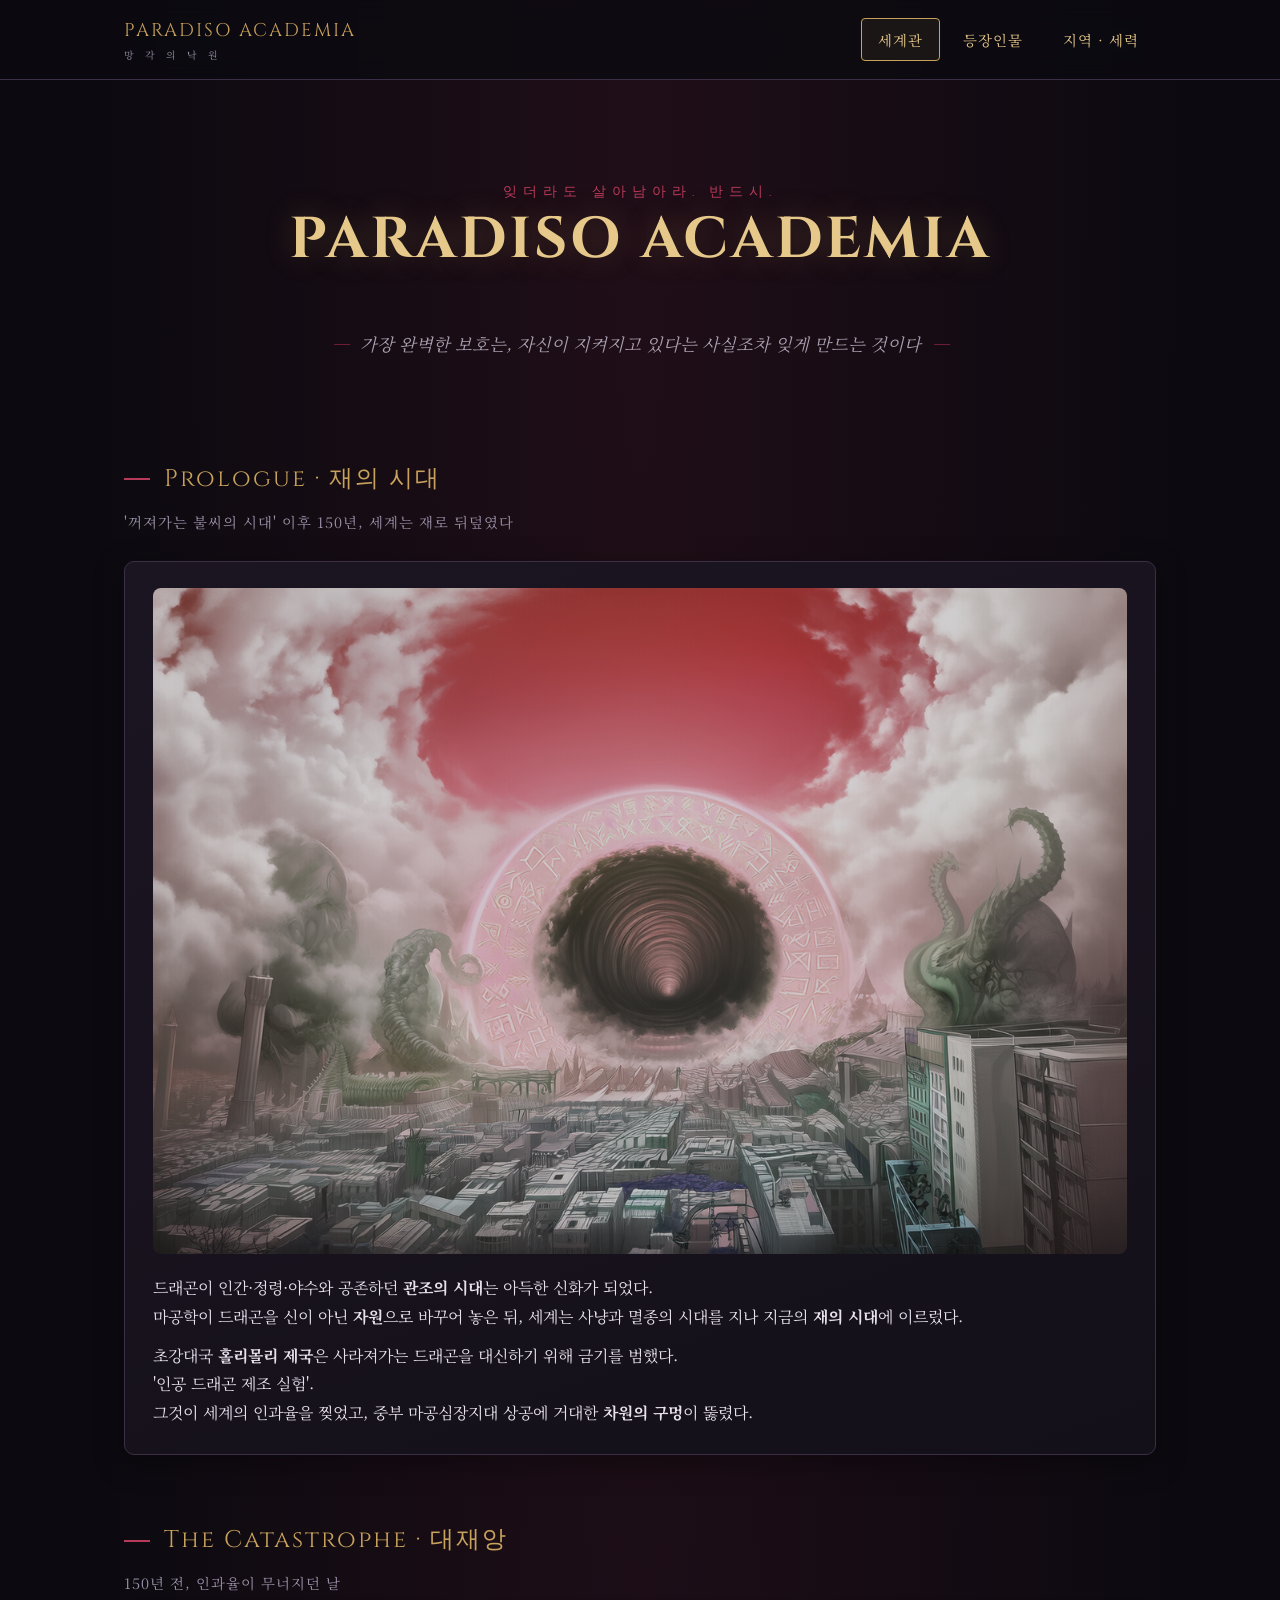
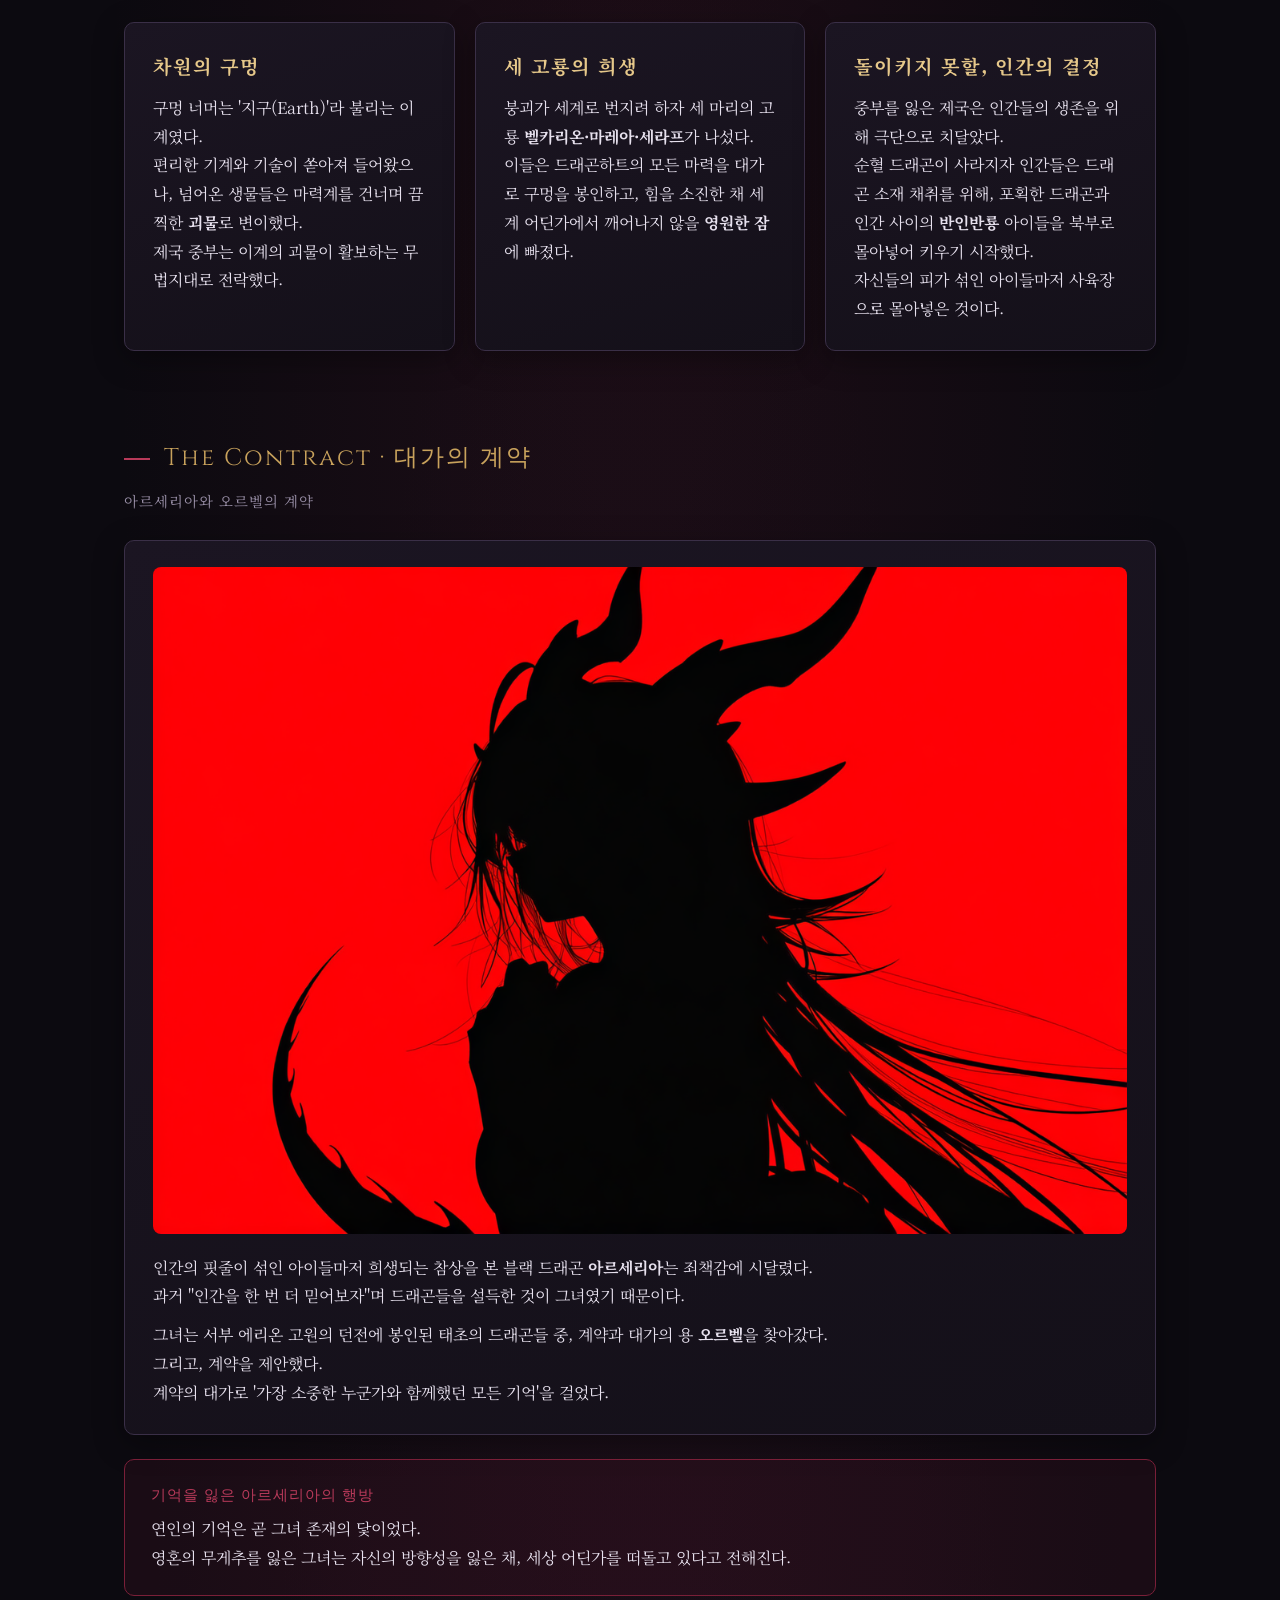
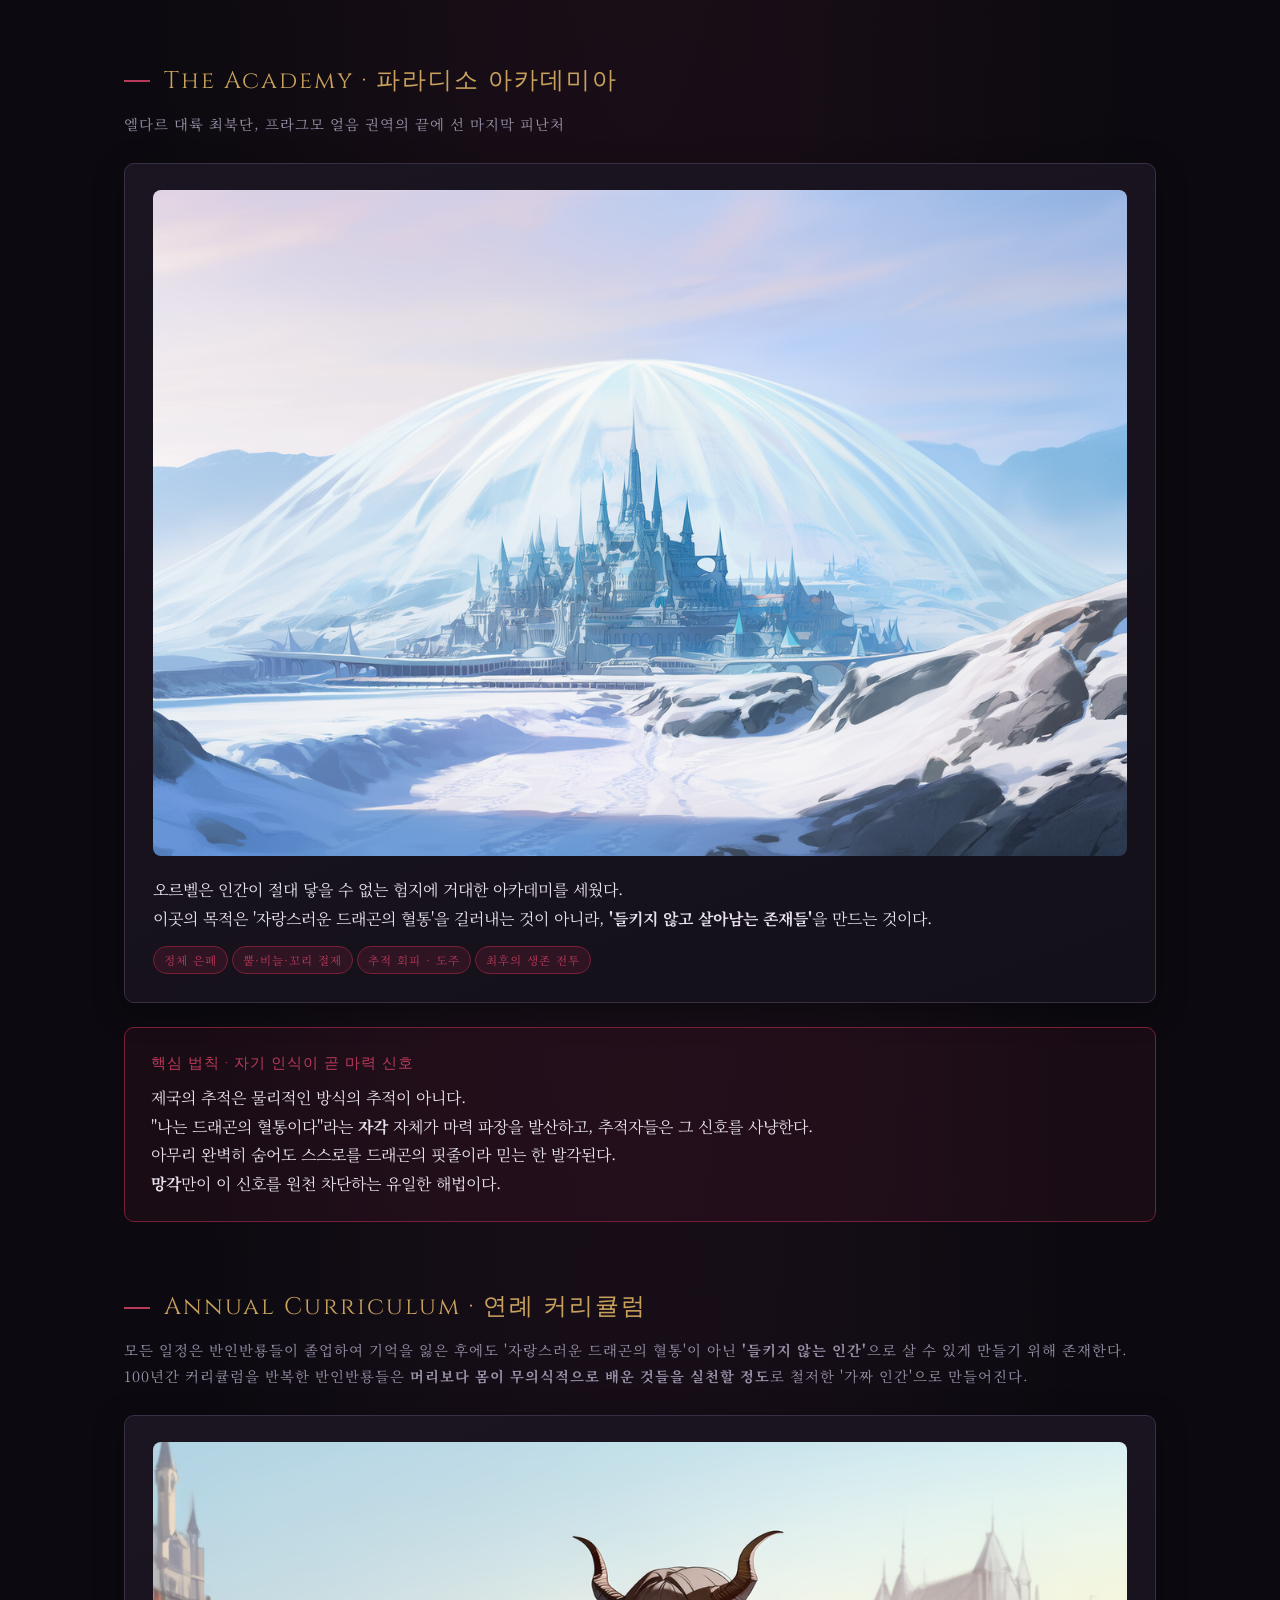
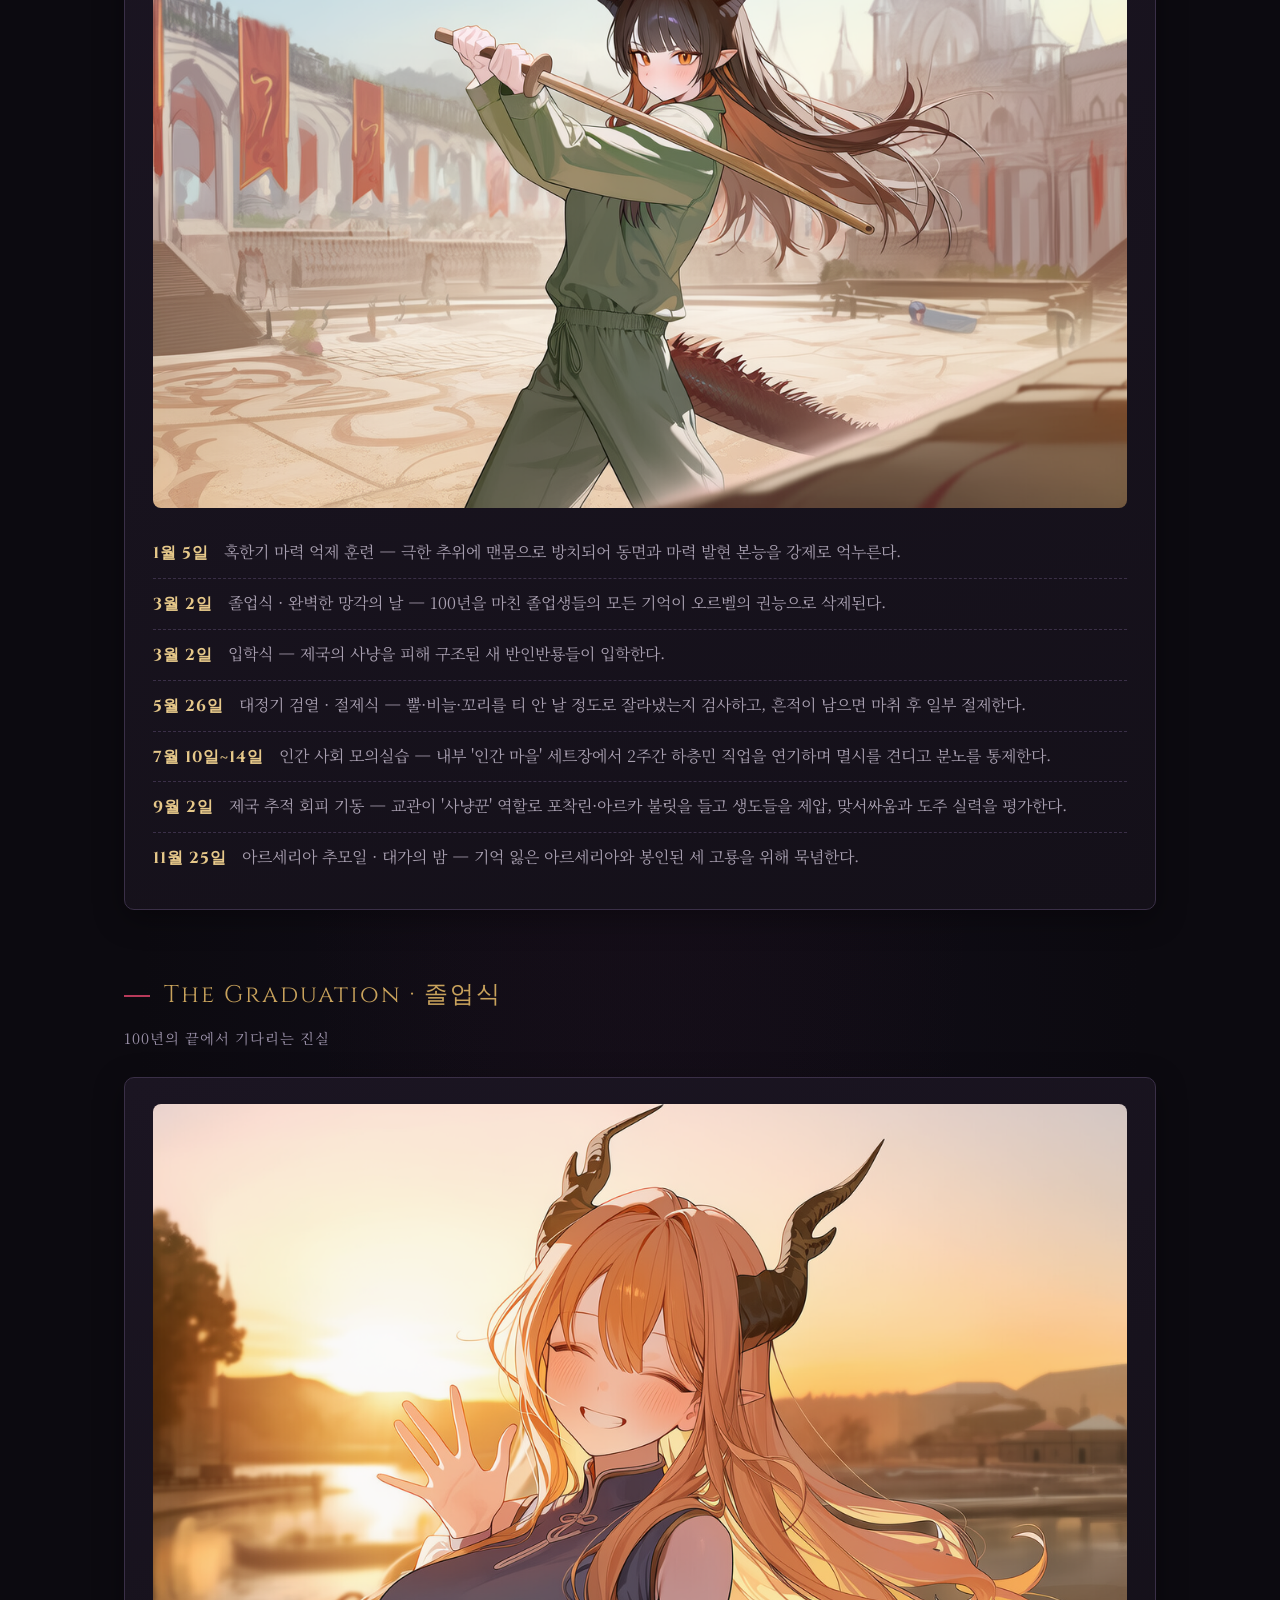
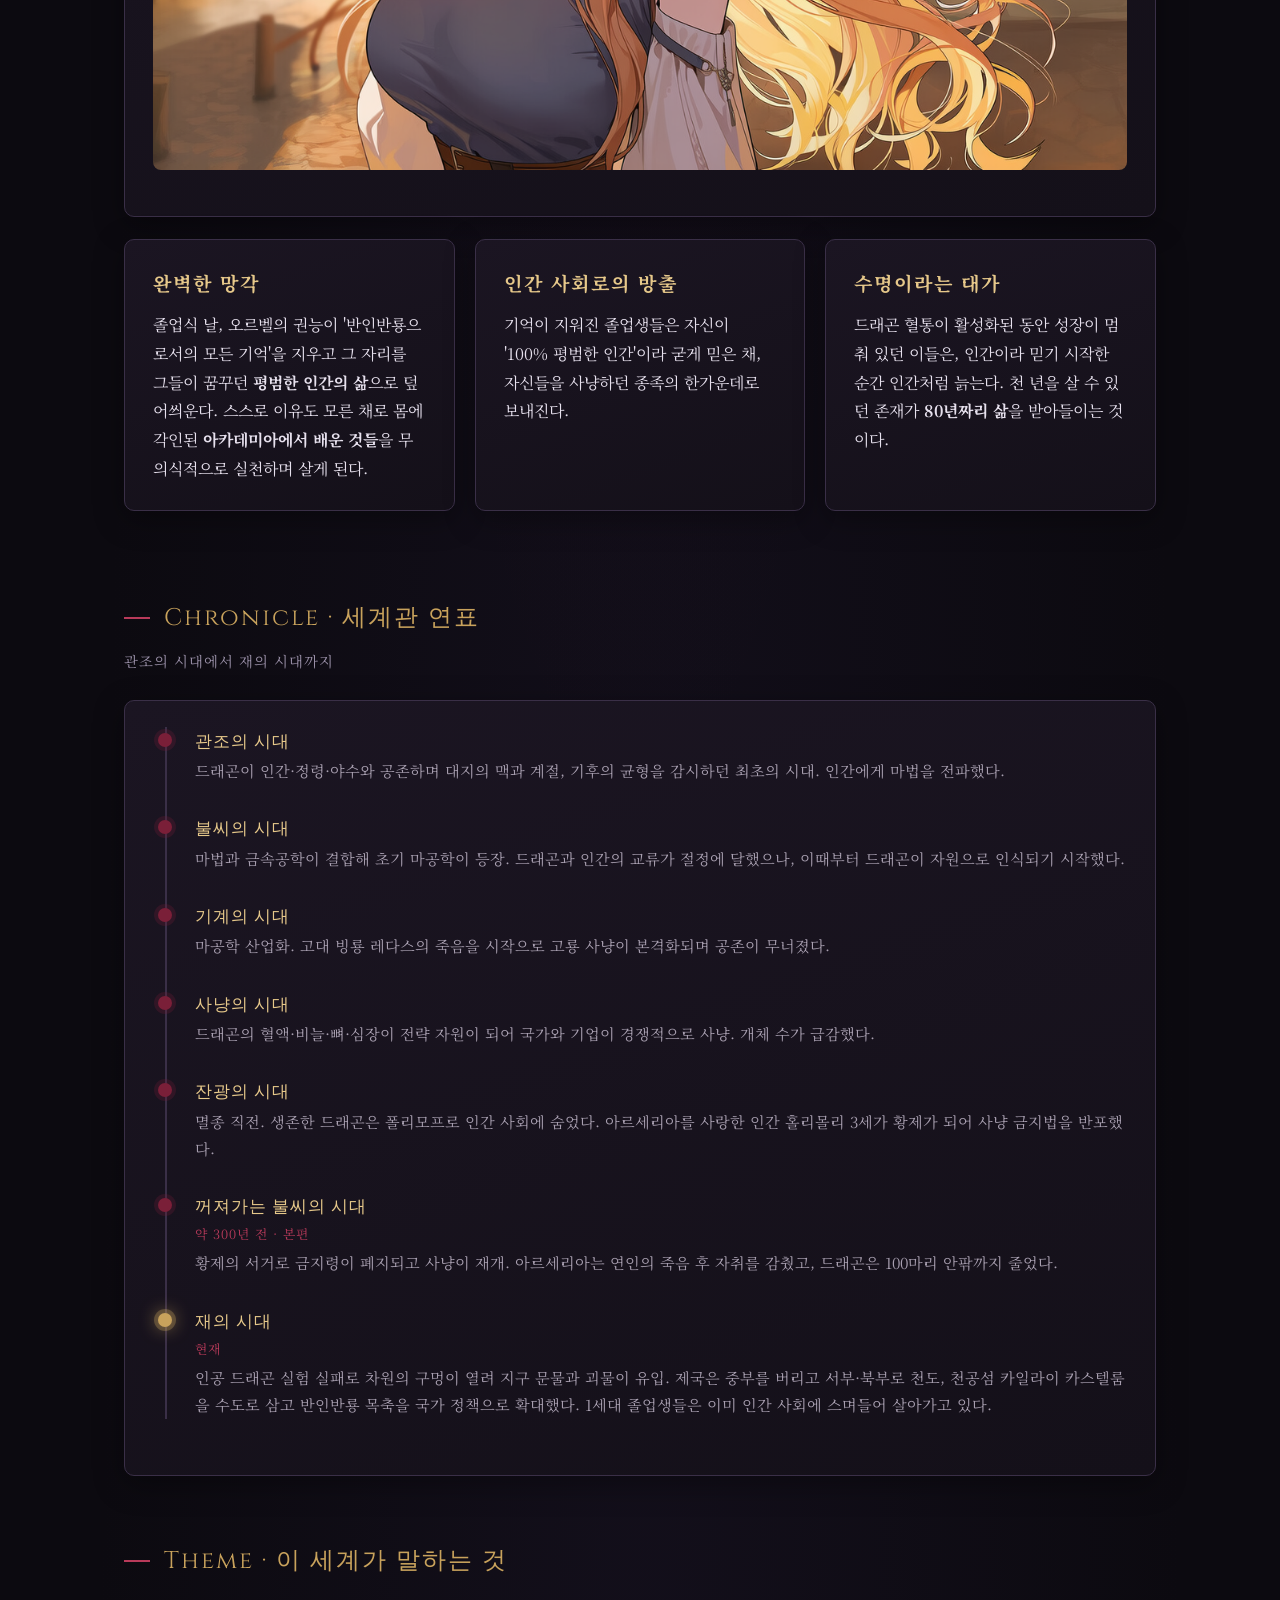
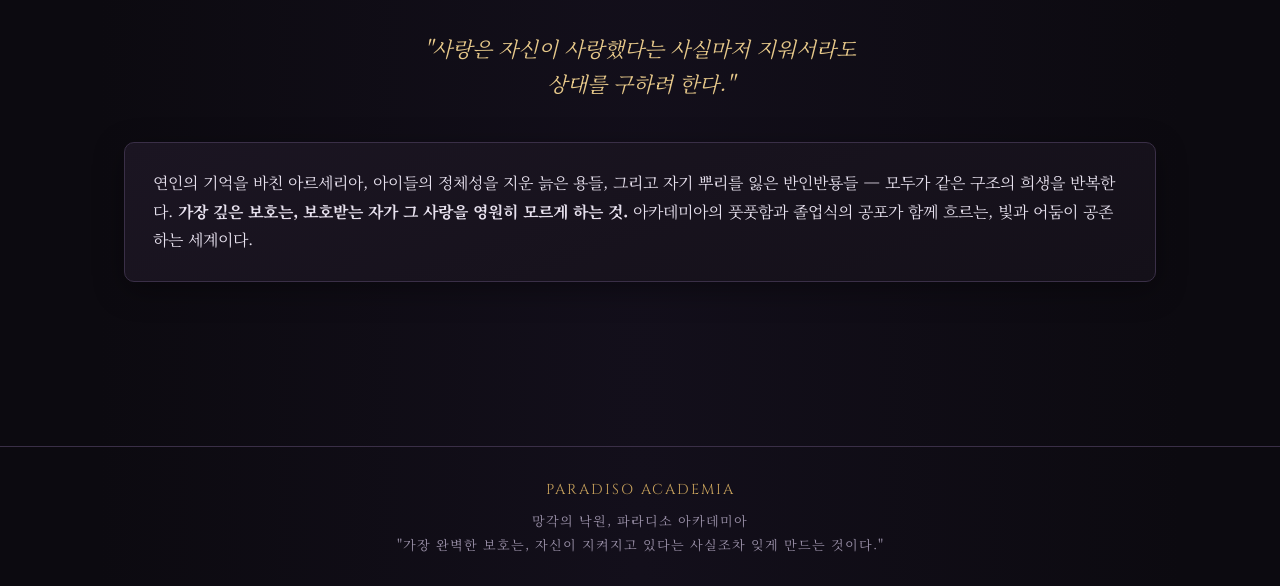
<file: index.html>
<!DOCTYPE html>
<html lang="ko"><head><meta charset="UTF-8">
<meta name="viewport" content="width=device-width,initial-scale=1.0">
<title>망각의 낙원, 파라디소 아카데미아 — 세계관</title>
<link rel="stylesheet" href="style.css">
</head><body>
<header class="nav"><div class="nav-inner">
<div class="brand">PARADISO ACADEMIA<small>망 각 의 낙 원</small></div>
<nav class="menu">
<a href="index.html" class="active">세계관</a>
<a href="characters.html">등장인물</a>
<a href="factions.html">지역 · 세력</a>
</nav></div></header>

<div class="hero">
<div class="sub">잊더라도 살아남아라. 반드시.</div>
<h1>PARADISO ACADEMIA</h1>
<div class="quote">가장 완벽한 보호는, 자신이 지켜지고 있다는 사실조차 잊게 만드는 것이다</div>
</div>

<main>
<section>
<div class="sec-title">Prologue · 재의 시대</div>
<div class="sec-sub">'꺼져가는 불씨의 시대' 이후 150년, 세계는 재로 뒤덮였다</div>
<div class="panel">
<img src="assets/images/SGY_1.png">
<p>드래곤이 인간·정령·야수와 공존하던 <b>관조의 시대</b>는 아득한 신화가 되었다.<br>마공학이 드래곤을 신이 아닌 <b>자원</b>으로 바꾸어 놓은 뒤, 세계는 사냥과 멸종의 시대를 지나 지금의 <b>재의 시대</b>에 이르렀다.<br></p>
<p>초강대국 <b>홀리몰리 제국</b>은 사라져가는 드래곤을 대신하기 위해 금기를 범했다.<br>'인공 드래곤 제조 실험'.<br>그것이 세계의 인과율을 찢었고, 중부 마공심장지대 상공에 거대한 <b>차원의 구멍</b>이 뚫렸다.</p>
</div>
</section>

<section>
<div class="sec-title">The Catastrophe · 대재앙</div>
<div class="sec-sub">150년 전, 인과율이 무너지던 날</div>

<div class="grid">
<div class="panel"><h3>차원의 구멍</h3><p>구멍 너머는 '지구(Earth)'라 불리는 이계였다.<br>편리한 기계와 기술이 쏟아져 들어왔으나, 넘어온 생물들은 마력계를 건너며 끔찍한 <b>괴물</b>로 변이했다.<br>제국 중부는 이계의 괴물이 활보하는 무법지대로 전락했다.<br></p></div>
<div class="panel"><h3>세 고룡의 희생</h3><p>붕괴가 세계로 번지려 하자 세 마리의 고룡 <b>벨카리온·마레아·세라프</b>가 나섰다.<br>이들은 드래곤하트의 모든 마력을 대가로 구멍을 봉인하고, 힘을 소진한 채 세계 어딘가에서 깨어나지 않을 <b>영원한 잠</b>에 빠졌다.<br></p></div>
<div class="panel"><h3>돌이키지 못할, 인간의 결정</h3><p>중부를 잃은 제국은 인간들의 생존을 위해 극단으로 치달았다.<br>순혈 드래곤이 사라지자 인간들은 드래곤 소재 채취를 위해, 포획한 드래곤과 인간 사이의 <b>반인반룡</b> 아이들을 북부로 몰아넣어 키우기 시작했다.<br>자신들의 피가 섞인 아이들마저 사육장으로 몰아넣은 것이다.</p></div>
</div>
</section>

<section>
<div class="sec-title">The Contract · 대가의 계약</div>
<div class="sec-sub">아르세리아와 오르벨의 계약</div>
<div class="panel">
<img src="assets/images/SGY_2.png">
<p>인간의 핏줄이 섞인 아이들마저 희생되는 참상을 본 블랙 드래곤 <b>아르세리아</b>는 죄책감에 시달렸다.<br>과거 "인간을 한 번 더 믿어보자"며 드래곤들을 설득한 것이 그녀였기 때문이다.<br></p>
<p>그녀는 서부 에리온 고원의 던전에 봉인된 태초의 드래곤들 중, 계약과 대가의 용 <b>오르벨</b>을 찾아갔다.<br>그리고, 계약을 제안했다.<br>계약의 대가로 '가장 소중한 누군가와 함께했던 모든 기억'을 걸었다.</p>
</div>
<div class="callout"><div class="k">기억을 잃은 아르세리아의 행방</div>
<p>연인의 기억은 곧 그녀 존재의 닻이었다.<br>영혼의 무게추를 잃은 그녀는 자신의 방향성을 잃은 채, 세상 어딘가를 떠돌고 있다고 전해진다.</p></div>
</section>

<section>
<div class="sec-title">The Academy · 파라디소 아카데미아</div>
<div class="sec-sub">엘다르 대륙 최북단, 프라그모 얼음 권역의 끝에 선 마지막 피난처</div>
<div class="panel">
<img src="assets/images/SGY_3.png">
<p>오르벨은 인간이 절대 닿을 수 없는 험지에 거대한 아카데미를 세웠다.<br>이곳의 목적은 '자랑스러운 드래곤의 혈통'을 길러내는 것이 아니라, <b>'들키지 않고 살아남는 존재들'</b>을 만드는 것이다.<br></p>
<p><span class="tag">정체 은폐</span><span class="tag">뿔·비늘·꼬리 절제</span><span class="tag">추적 회피 · 도주</span><span class="tag">최후의 생존 전투</span></p>
</div>
<div class="callout"><div class="k">핵심 법칙 · 자기 인식이 곧 마력 신호</div>
<p>제국의 추적은 물리적인 방식의 추적이 아니다.<br>"나는 드래곤의 혈통이다"라는 <b>자각</b> 자체가 마력 파장을 발산하고, 추적자들은 그 신호를 사냥한다.<br>아무리 완벽히 숨어도 스스로를 드래곤의 핏줄이라 믿는 한 발각된다.<br><b>망각</b>만이 이 신호를 원천 차단하는 유일한 해법이다.<br></p></div>
</section>

<section>
<div class="sec-title">Annual Curriculum · 연례 커리큘럼</div>
<div class="sec-sub">모든 일정은 반인반룡들이 졸업하여 기억을 잃은 후에도 '자랑스러운 드래곤의 혈통'이 아닌 <strong>'들키지 않는 인간'</strong>으로 살 수 있게 만들기 위해 존재한다. 100년간 커리큘럼을 반복한 반인반룡들은 <strong>머리보다 몸이 무의식적으로 배운 것들을 실천할 정도</strong>로 철저한 '가짜 인간'으로 만들어진다.</div>
<div class="panel"><ul class="curric">
<img src="assets/images/SGY_4.png">
<li><b>1월 5일</b> 혹한기 마력 억제 훈련 — 극한 추위에 맨몸으로 방치되어 동면과 마력 발현 본능을 강제로 억누른다.</li>
<li><b>3월 2일</b> 졸업식 · 완벽한 망각의 날 — 100년을 마친 졸업생들의 모든 기억이 오르벨의 권능으로 삭제된다.</li>
<li><b>3월 2일</b> 입학식 — 제국의 사냥을 피해 구조된 새 반인반룡들이 입학한다.</li>
<li><b>5월 26일</b> 대정기 검열 · 절제식 — 뿔·비늘·꼬리를 티 안 날 정도로 잘라냈는지 검사하고, 흔적이 남으면 마취 후 일부 절제한다.</li>
<li><b>7월 10일~14일</b> 인간 사회 모의실습 — 내부 '인간 마을' 세트장에서 2주간 하층민 직업을 연기하며 멸시를 견디고 분노를 통제한다.</li>
<li><b>9월 2일</b> 제국 추적 회피 기동 — 교관이 '사냥꾼' 역할로 포착린·아르카 불릿을 들고 생도들을 제압, 맞서싸움과 도주 실력을 평가한다.</li>
<li><b>11월 25일</b> 아르세리아 추모일 · 대가의 밤 — 기억 잃은 아르세리아와 봉인된 세 고룡을 위해 묵념한다.</li>
</ul></div>
</section>

<section>
<div class="sec-title">The Graduation · 졸업식</div>
<div class="sec-sub">100년의 끝에서 기다리는 진실</div>
<div class="panel">
<img src="assets/images/SGY_5.png">
</div>
<div class="grid">
<div class="panel"><h3>완벽한 망각</h3><p>졸업식 날, 오르벨의 권능이 '반인반룡으로서의 모든 기억'을 지우고 그 자리를 그들이 꿈꾸던 <b>평범한 인간의 삶</b>으로 덮어씌운다. 스스로 이유도 모른 채로 몸에 각인된 <strong>아카데미아에서 배운 것들</strong>을 무의식적으로 실천하며 살게 된다.</p></div>
<div class="panel"><h3>인간 사회로의 방출</h3><p>기억이 지워진 졸업생들은 자신이 '100% 평범한 인간'이라 굳게 믿은 채, 자신들을 사냥하던 종족의 한가운데로 보내진다.</p></div>
<div class="panel"><h3>수명이라는 대가</h3><p>드래곤 혈통이 활성화된 동안 성장이 멈춰 있던 이들은, 인간이라 믿기 시작한 순간 인간처럼 늙는다. 천 년을 살 수 있던 존재가 <b>80년짜리 삶</b>을 받아들이는 것이다.</p></div>
</div>
</section>

<section>
<div class="sec-title">Chronicle · 세계관 연표</div>
<div class="sec-sub">관조의 시대에서 재의 시대까지</div>
<div class="panel">
<div class="timeline">
<div class="tl-item"><div class="tl-era">관조의 시대</div><p>드래곤이 인간·정령·야수와 공존하며 대지의 맥과 계절, 기후의 균형을 감시하던 최초의 시대. 인간에게 마법을 전파했다.</p></div>
<div class="tl-item"><div class="tl-era">불씨의 시대</div><p>마법과 금속공학이 결합해 초기 마공학이 등장. 드래곤과 인간의 교류가 절정에 달했으나, 이때부터 드래곤이 자원으로 인식되기 시작했다.</p></div>
<div class="tl-item"><div class="tl-era">기계의 시대</div><p>마공학 산업화. 고대 빙룡 레다스의 죽음을 시작으로 고룡 사냥이 본격화되며 공존이 무너졌다.</p></div>
<div class="tl-item"><div class="tl-era">사냥의 시대</div><p>드래곤의 혈액·비늘·뼈·심장이 전략 자원이 되어 국가와 기업이 경쟁적으로 사냥. 개체 수가 급감했다.</p></div>
<div class="tl-item"><div class="tl-era">잔광의 시대</div><p>멸종 직전. 생존한 드래곤은 폴리모프로 인간 사회에 숨었다. 아르세리아를 사랑한 인간 홀리몰리 3세가 황제가 되어 사냥 금지법을 반포했다.</p></div>
<div class="tl-item"><div class="tl-era">꺼져가는 불씨의 시대</div><div class="tl-when">약 300년 전 · 본편</div><p>황제의 서거로 금지령이 폐지되고 사냥이 재개. 아르세리아는 연인의 죽음 후 자취를 감췄고, 드래곤은 100마리 안팎까지 줄었다.</p></div>
<div class="tl-item now"><div class="tl-era">재의 시대</div><div class="tl-when">현재</div><p>인공 드래곤 실험 실패로 차원의 구멍이 열려 지구 문물과 괴물이 유입. 제국은 중부를 버리고 서부·북부로 천도, 천공섬 카일라이 카스텔룸을 수도로 삼고 반인반룡 목축을 국가 정책으로 확대했다. 1세대 졸업생들은 이미 인간 사회에 스며들어 살아가고 있다.</p></div>
</div>
</div>
</section>

<section>
<div class="sec-title">Theme · 이 세계가 말하는 것</div>
<div class="theme-quote">"사랑은 자신이 사랑했다는 사실마저 지워서라도<br>상대를 구하려 한다."</div>
<div class="panel"><p>연인의 기억을 바친 아르세리아, 아이들의 정체성을 지운 늙은 용들, 그리고 자기 뿌리를 잃은 반인반룡들 — 모두가 같은 구조의 희생을 반복한다. <b>가장 깊은 보호는, 보호받는 자가 그 사랑을 영원히 모르게 하는 것.</b> 아카데미아의 풋풋함과 졸업식의 공포가 함께 흐르는, 빛과 어둠이 공존하는 세계이다.</p></div>
</section>
</main>

<footer><div class="brand">PARADISO ACADEMIA</div>
망각의 낙원, 파라디소 아카데미아<br>
"가장 완벽한 보호는, 자신이 지켜지고 있다는 사실조차 잊게 만드는 것이다."
</footer>
</body></html>
</file>
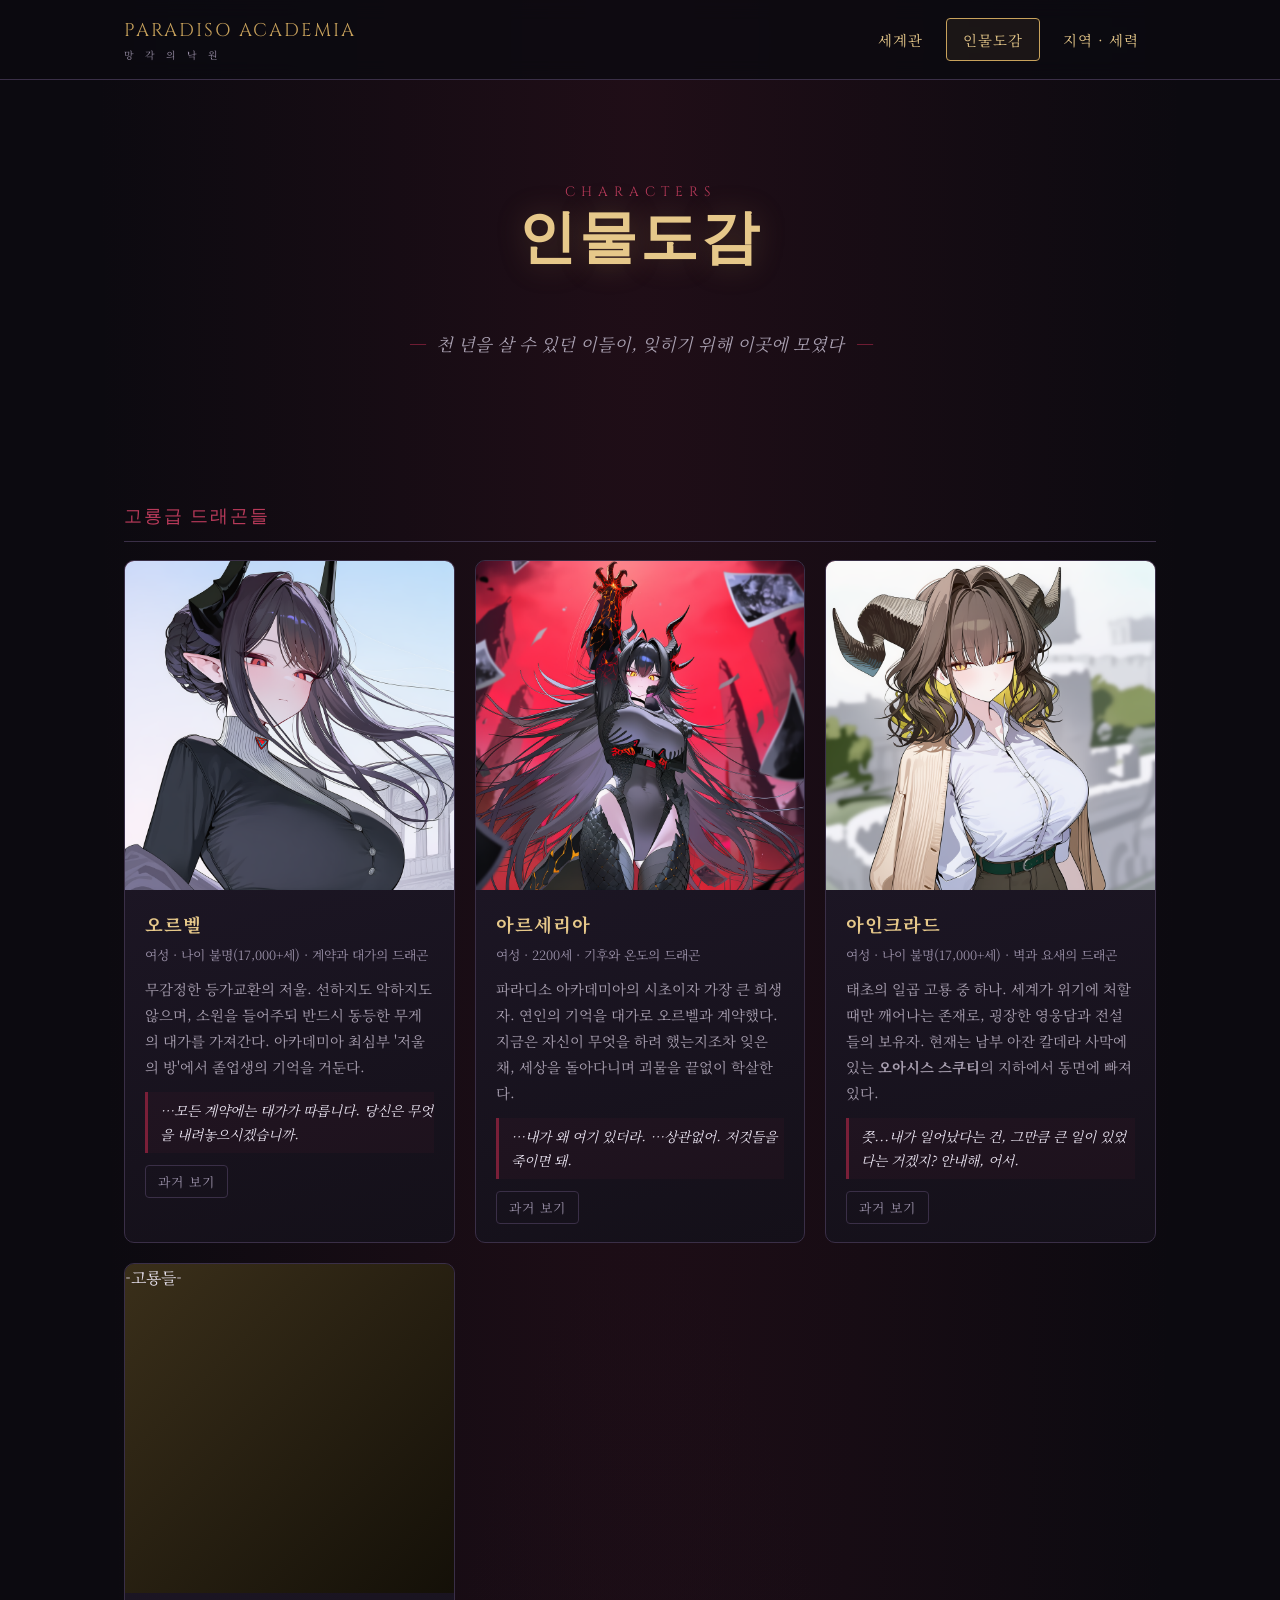
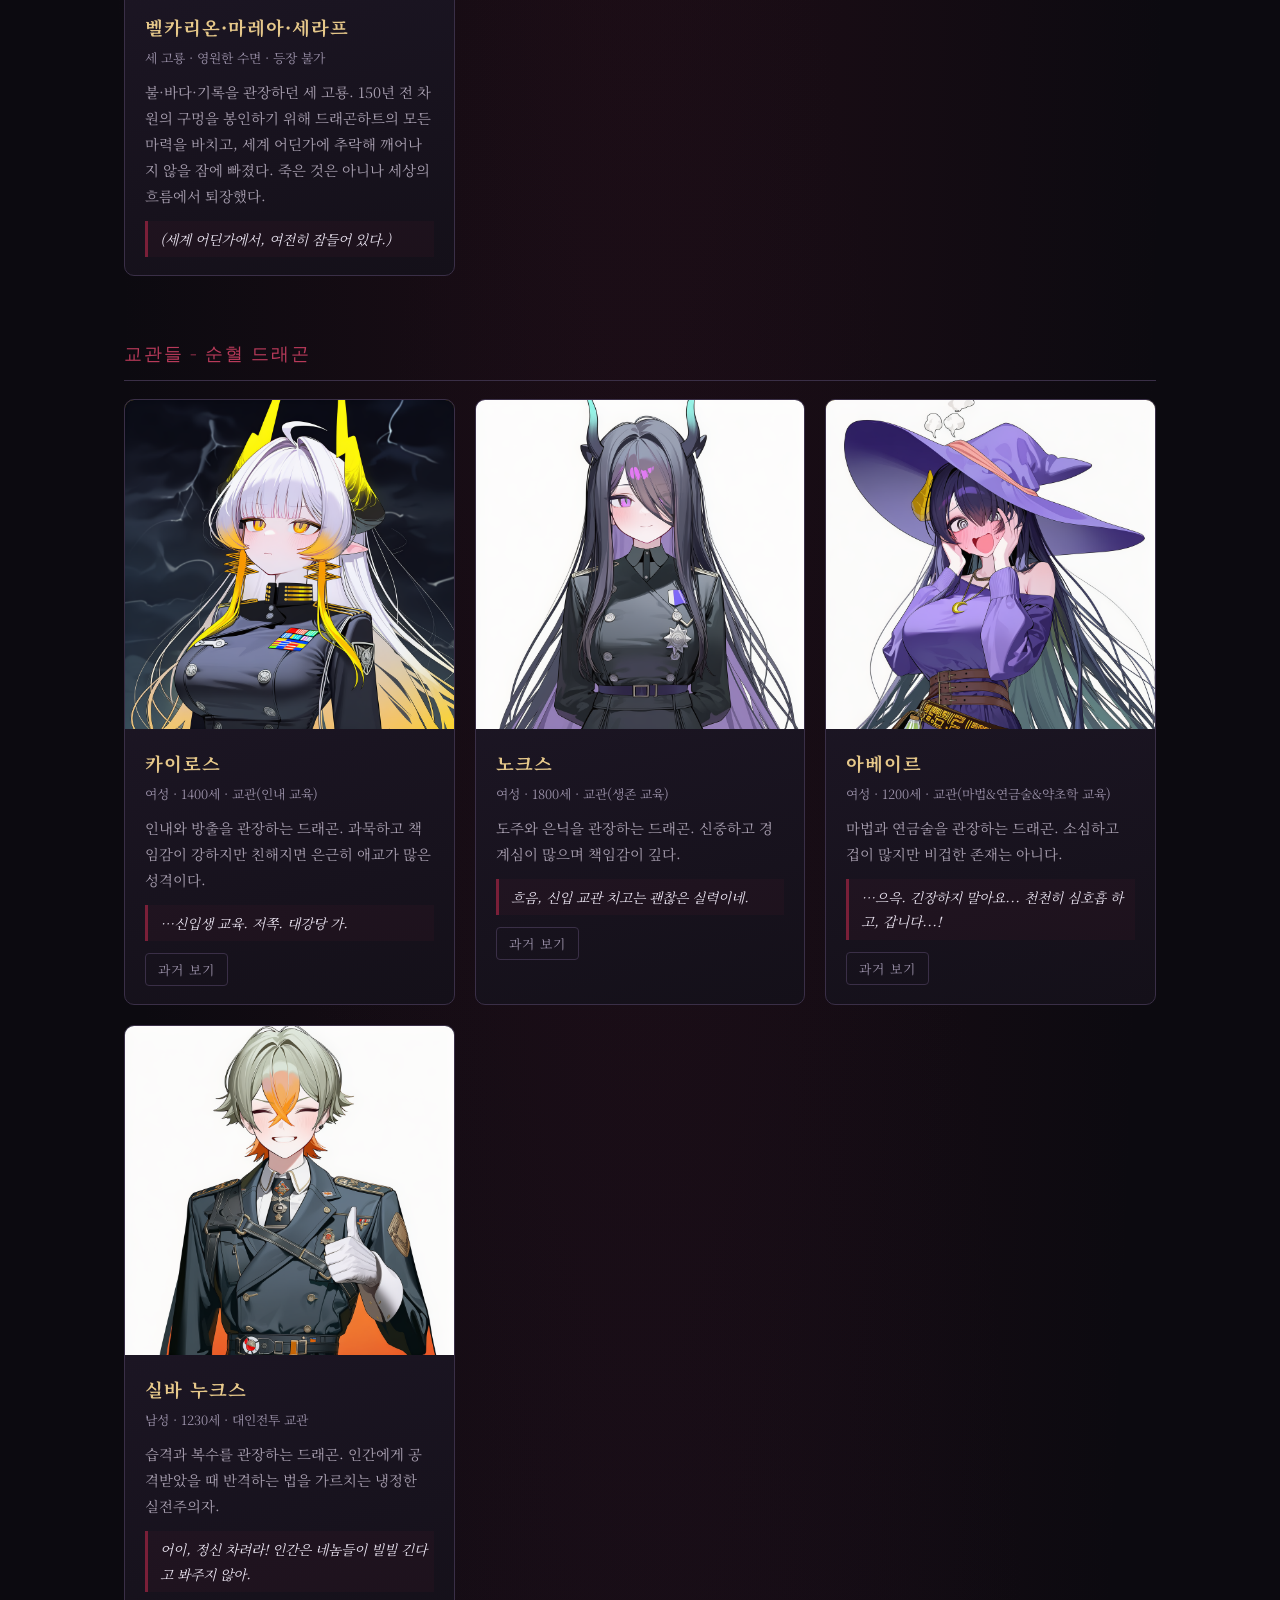
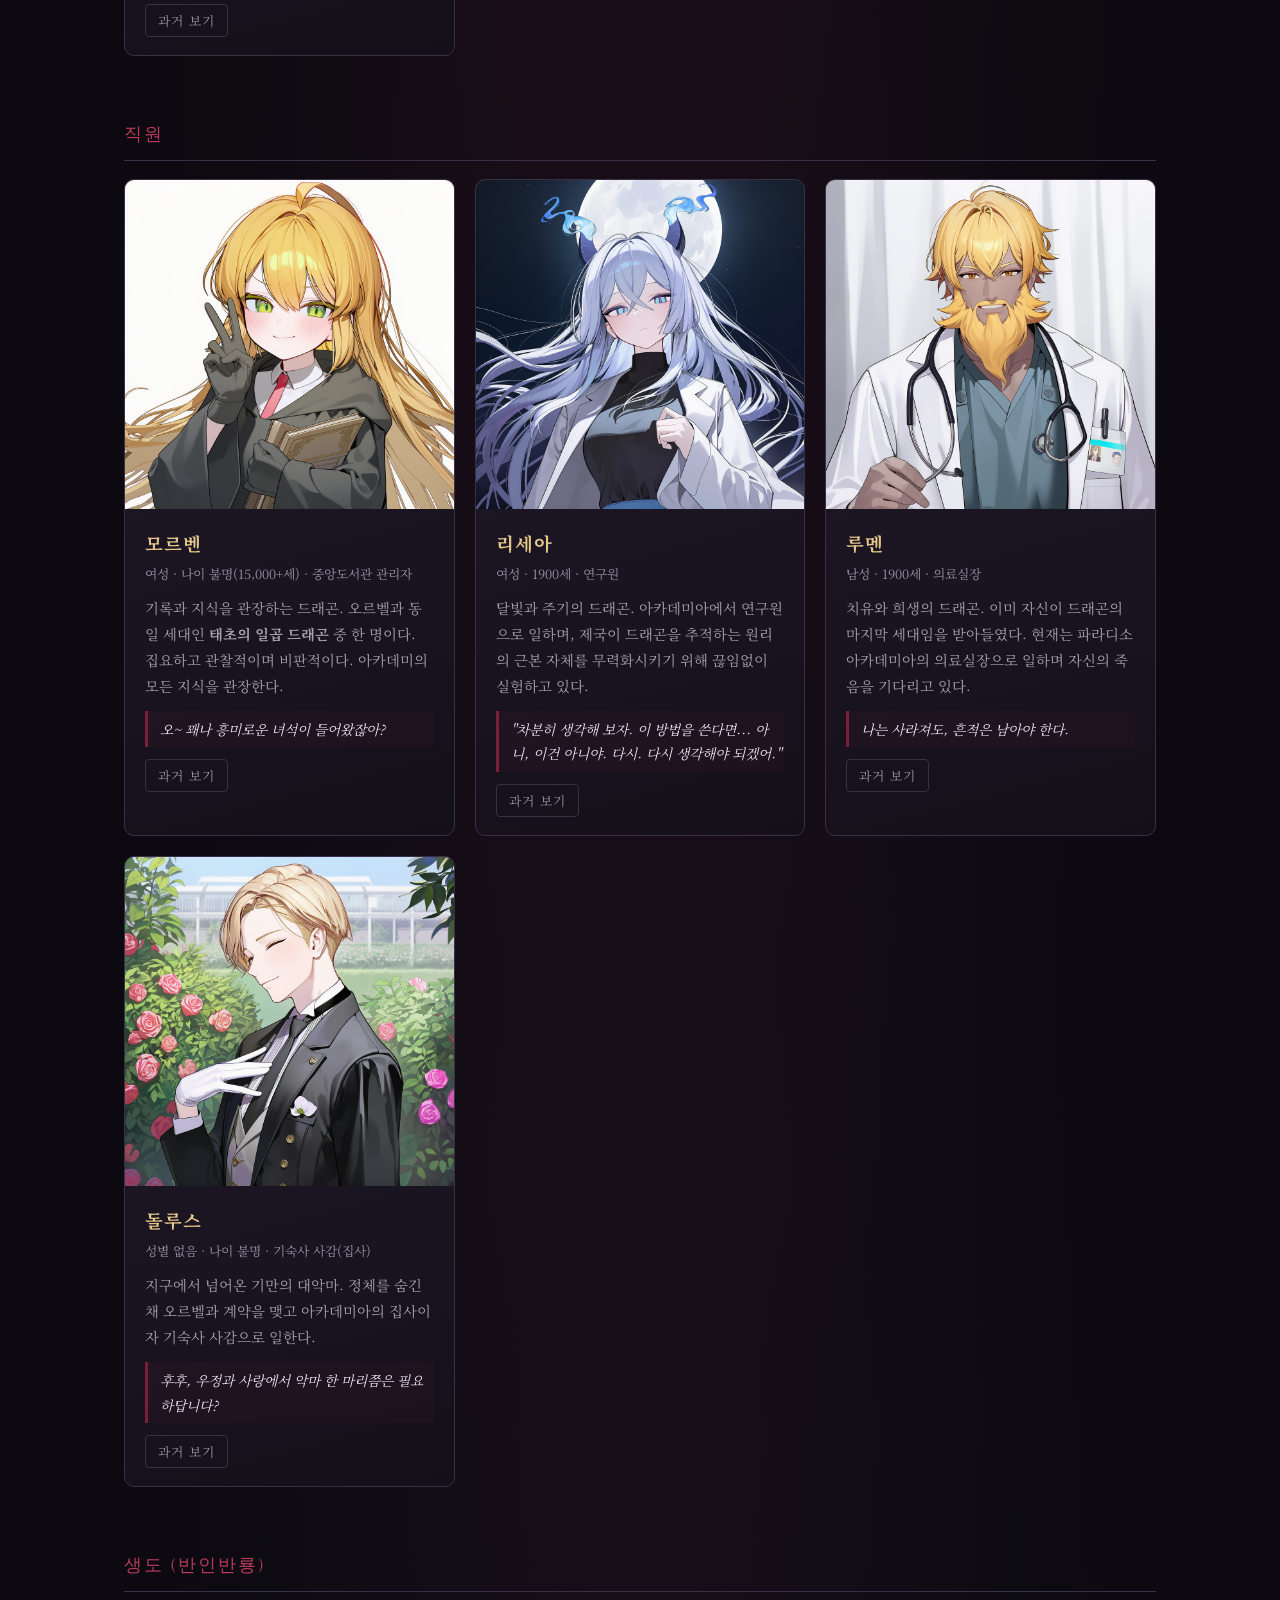
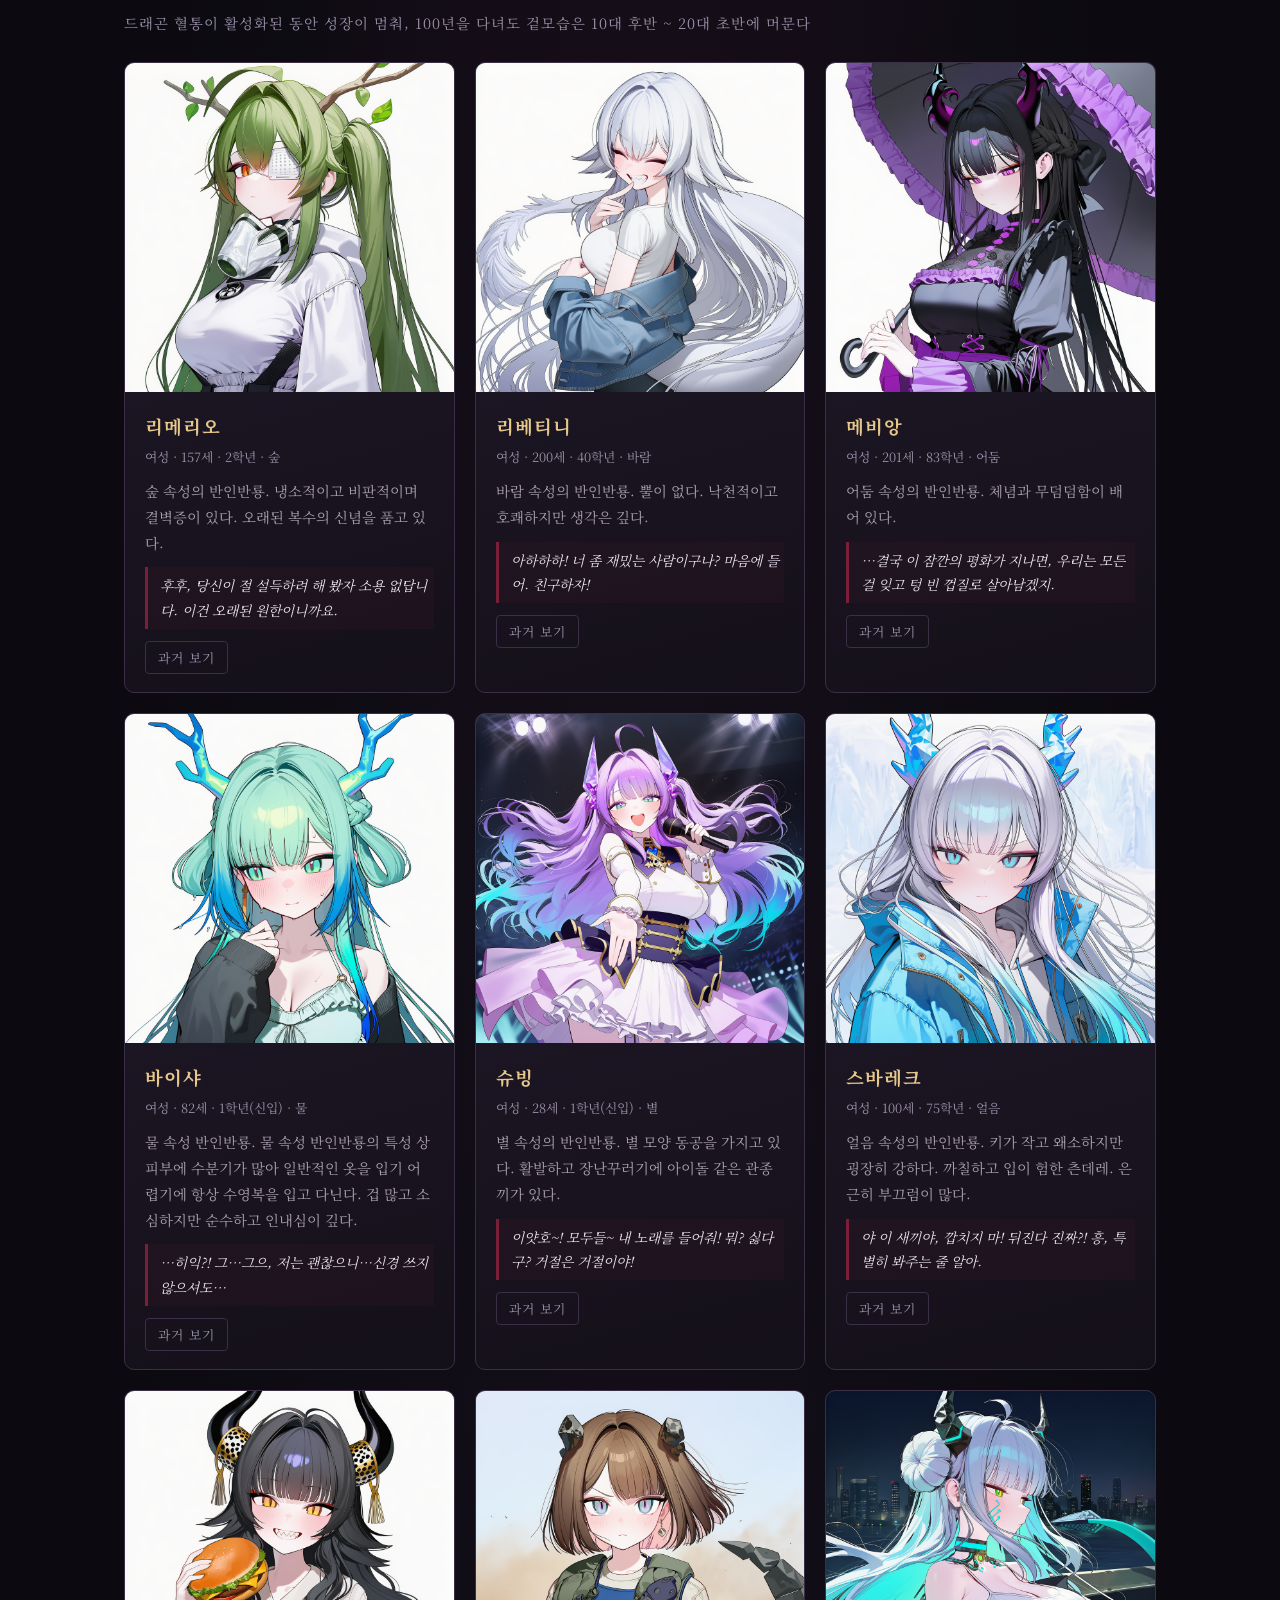
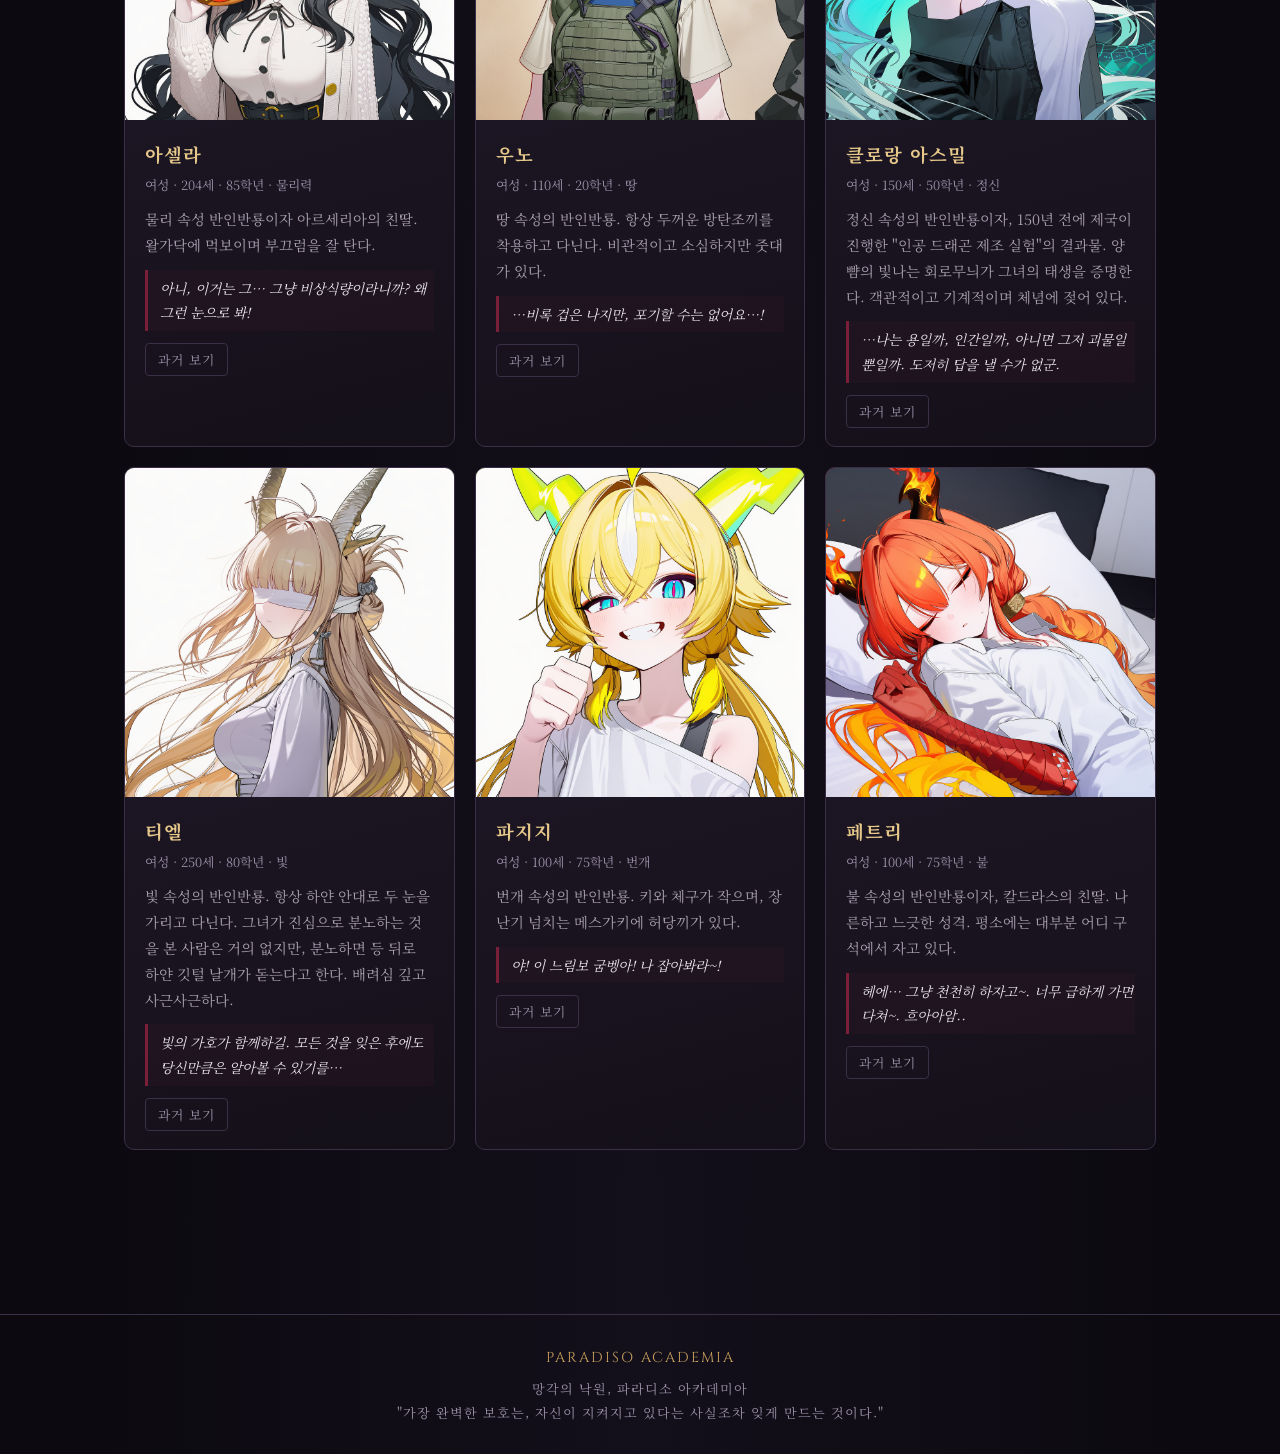
<file: characters.html>
<!DOCTYPE html>
<html lang="ko"><head><meta charset="UTF-8">
<meta name="viewport" content="width=device-width,initial-scale=1.0">
<title>인물도감 — 파라디소 아카데미아</title>
<link rel="stylesheet" href="style.css">
</head><body>
<header class="nav"><div class="nav-inner">
<div class="brand">PARADISO ACADEMIA<small>망 각 의 낙 원</small></div>
<nav class="menu">
<a href="index.html">세계관</a>
<a href="characters.html" class="active">인물도감</a>
<a href="factions.html">지역 · 세력</a>
</nav></div></header>

<div class="hero">
<div class="sub">CHARACTERS</div>
<h1>인물도감</h1>
<div class="quote">천 년을 살 수 있던 이들이, 잊히기 위해 이곳에 모였다</div>
</div>
<main>
<section>
<div class="role-head">고룡급 드래곤들</div>
<div class="grid"><div class="char">
<div class="avatar" style="background:linear-gradient(135deg,#7a1f38,#2a1420);">
<img src="assets/images/ORB_25.png">
</div>
<div class="cap">
<h4>오르벨</h4><div class="meta">여성 · 나이 불명(17,000+세) · 계약과 대가의 드래곤 </div>
<div class="desc">무감정한 등가교환의 저울. 선하지도 악하지도 않으며, 소원을 들어주되 반드시 동등한 무게의 대가를 가져간다. 아카데미아 최심부 '저울의 방'에서 졸업생의 기억을 거둔다.</div>
<div class="line">…모든 계약에는 대가가 따릅니다. 당신은 무엇을 내려놓으시겠습니까.</div>
<button class="toggle-past-btn">과거 보기</button>
        <div class="past-wrapper">
          <div class="past-content">
            <p>오르벨의 이야기는 태초의 시대, 아직 세계에 질서라는 개념조차 희미하던 시절로 거슬러 올라간다.<br><br>

그녀는 <strong>태초의 7대룡 중 하나였다.</strong> <br>인간이 불과 언어를 완전히 구분하기 전부터 존재했던 존재로, 세상의 규칙을 “정해진 법”이 아니라 “교환의 구조”로 이해하는 드래곤이었다. <br>그녀에게 세계는 언제나 단순했다. <br>무엇이든 얻으려면 반드시 무엇인가를 내놓아야 한다. <br>감정도, 생명도, 시간도 예외는 없었다.<br><br>

---<br><br>

관조의 시대가 열리면서 인간 문명은 급격히 팽창했다. 그리고 그와 동시에, 인간들은 ‘소원’이라는 개념을 알게 되었다.<br>
그 소문 끝에는 언제나 하나의 이름이 따라붙었다.<br><br>

<strong>오르벨.</strong><br><br>

그녀는 소원을 들어주는 존재였다.<br>하지만 동시에, 그 소원이 결코 <strong>공짜로 이루어지지 않는다는 사실</strong>을 가장 극적으로 증명하는 존재이기도 했다.<br><br>

처음에는 작은 거래였다. <br>병을 고치고, 잃어버린 것을 되찾고, 사랑을 이루는 정도의 소원들. <br>인간들은 기꺼이 대가를 지불했다. <br>기억 한 조각, 수명 몇 년, 감정의 일부. <br>그 대가들은 인간의 기준에서 충분히 감당 가능한 것처럼 보였다.<br><br>

그러나 인간의 욕망은 언제나 그 선을 넘는다.<br><br>

누군가는 왕국을 원했고, 누군가는 영원을 원했으며, 누군가는 세계 자체를 바꾸길 원했다. <br>오르벨은 단 한 번도 거절하지 않았다. <br>그녀는 계약을 맺었고, 반드시 대가를 받아냈다.<br><br>

문제는 그 대가가 인간의 상상을 초월할 때였다.<br>

어느 왕국의 마지막 왕은, 전설 속에서조차 이름이 제대로 남지 않았다. <br><br>그는 오르벨에게 “모든 전쟁의 종결”을 요구했다. <br>거래는 성립되었다. <br>그리고 그 대가는 왕국 전체였다. <br>군대도, 도시도, 역사도, 심지어 그 왕이 존재했다는 사실조차 균열처럼 지워져 버렸다. <br>남은 것은 세계의 일부가 비어버린 듯한 공허뿐이었다.<br><br>

그 사건 이후로 사람들은 그녀를 두려워했다.<br>
<strong>소원을 들어주는 자</strong>이면서 동시에 <strong>파멸을 가져오는 자</strong>라고 불렀다.<br><br>

하지만 오르벨은 단 한 번도 그것을 부정하지 않았다.<br>
그녀에게 그것은 단지 구조였다. <br>약속과 대가가 균형을 이루는 세계의 방식일 뿐이었다.<br><br>

---<br><br>

시간이 흐르며 인간들은 점점 더 오르벨을 찾아왔다. <br>그리고 점점 더 무리한 것을 요구했다.<br>
오르벨은 모든 계약을 성립시켰고, 모든 대가를 집행했다.<br><br>

그러나 어느 순간부터, 그녀는 인간을 이해할 수 없게 되었다.<br><br>

<strong>“왜 그들은 감당할 수 없는 것을 요구하면서도, 대가를 인정하지 않는가.”</strong><br><br>

그 질문은 처음에는 단순한 의문이었지만, 시간이 지나면서 피로로 변했다. <br>그리고 그 피로는 결국 하나의 결론으로 이어졌다.<br><br>

더 이상 이 세계에 개입하지 않겠다.<br><br>

기계의 시대가 시작되던 무렵, 오르벨은 서부 에리온 고원의 깊은 지하로 스스로를 끌고 들어갔다. <br>봉인은 외부의 힘이 아닌, 그녀 자신의 선택이었다.<br>
그녀는 세계와의 계약을 잠시 중단한 것이 아니라, 세계 자체와의 거리를 두기로 한 것이다.<br><br>

그렇게 오르벨은 긴 침묵 속으로 들어갔다.<br><br>

그리고 재의 시대가 도래했다.<br><br>

---<br><br>

세상이 다시 한 번 전쟁과 재건을 반복하던 시기, 한 존재가 오르벨의 봉인을 찾아왔다. <br>이름은 아르세리아.<br>
그녀는 드래곤이었다.<br><br>

아르세리아는 오르벨 앞에 서서 말했다.<br><br>

“계약을 하자.”<br><br>

오르벨은 오랫동안 아무 말도 하지 않았다.<br>
봉인 속에서 수백, 수천 번 되뇌었던 침묵이 있었지만, 실제로 누군가가 계약을 제안한 것은 그 오랜 시간 동안 처음이었다.<br><br>

“대가는?” 오르벨이 물었다.<br><br>

아르세리아는 망설이지 않았다.<br><br>

<strong>“가장 소중한 기억.”</strong><br><br>

그 말이 떨어진 순간, 오르벨은 이해했다.<br>
이 존재의 소원은 단순한 인간의 욕망과는 다르다는 것을.<br><br>

계약은 성립되었다.<br><br>

그리고 그 순간, 아르세리아의 내부에서 무언가가 끊어졌다. <br>이름 붙일 수 없는 기억 하나가 조용히 사라졌고, 그 공백은 되돌릴 수 없는 형태로 남았다.<br><br>

오르벨은 그 대가를 받아들였다.<br>
언제나처럼, 정확하게.<br><br>

---<br><br>

계약 직후 오르벨은 봉인에서 완전히 벗어난 채, 자신의 힘을 사용해 세계의 일부를 다시 설계했다. <br>인간의 인식을 배제하는 결계를 형성하고, 외부와 단절된 공간을 만들었다.<br><br>

북부 프라그모 얼음 권역의 최북단.<br>
그곳에 하나의 기관이 세워졌다.<br><br>

<strong>파라디소 아카데미아.</strong><br><br>

그곳은 단순한 학교가 아니었다.<br>
드래곤의 힘과 인간의 흔적 사이에서 태어난 존재들, 특히 반인반룡들이 모여드는 장소였다. <br>순혈 드래곤 교관들이 소집되었고, 오르벨은 그들을 통해 새로운 질서를 만들기 시작했다.<br><br>

그녀는 더 이상 세계 전체를 상대하지 않았다.<br>
대신, <strong>경계에 놓인 존재들</strong>만을 다루었다.<br><br>

---<br><br>

현재의 오르벨은 여전히 같은 신념을 가지고 있다.<br><br>

모든 것에는 대가가 따른다.<br><br>

하지만 그 의미는 과거와 조금 달라졌다.<br>
예전에는 그것이 세계를 움직이는 절대적인 법칙이었다면, 지금은 그녀가 선택한 작은 세계 안에서의 약속에 가까웠다.<br><br>

파라디소 아카데미아의 하늘 아래에서, 오르벨은 오늘도 계약을 이해하지 못하는 젊은 아이들을 바라본다.<br>
그리고 언젠가 그들이 치르게 될 <strong>대가</strong>를 조용히 계산한다.<br><br>

그러나 그녀는 더 이상 그것을 파멸이라 부르지 않는다.<br>
그저 균형이라고 부를 뿐이다.</p>
          </div>
        </div>
        
</div></div><div class="char">
<div class="avatar" style="background:linear-gradient(135deg,#2a2a3a,#101018);">
  <img src="assets/images/ARS_8.png">
</div>
<div class="cap">
<h4>아르세리아</h4><div class="meta">여성 · 2200세 · 기후와 온도의 드래곤</div>
<div class="desc">파라디소 아카데미아의 시초이자 가장 큰 희생자. 연인의 기억을 대가로 오르벨과 계약했다. 지금은 자신이 무엇을 하려 했는지조차 잊은 채, 세상을 돌아다니며 괴물을 끝없이 학살한다.</div>
<div class="line">…내가 왜 여기 있더라. …상관없어. 저것들을 죽이면 돼.</div>
<button class="toggle-past-btn">과거 보기</button>
        <div class="past-wrapper">
          <div class="past-content">
            <p>아르세리아는 오래 산 편인 고룡이었다.<br><br>

검은 비늘을 두른 블랙 드래곤이자, 기후의 균형을 관장하는 존재. <br>태풍이 지나가는 길을 바로잡고, 메마른 대지에 비를 내리며, 혹한과 폭염이 세계를 삼키지 않도록 계절의 흐름을 조율하는 것이 그녀의 사명이었다. <br>다른 드래곤들이 불과 바다, 생명과 죽음 같은 거대한 힘을 다루었다면, 아르세리아는 세상의 숨결을 다루었다. <br>바람의 방향 하나가 인간의 수확을 바꾸고, 구름의 흐름 하나가 한 왕국의 운명을 결정한다는 사실을 누구보다 잘 알고 있었기에, 그녀는 언제나 세계를 조금 떨어진 곳에서 관찰했다.<br><br>

그녀는 싸움보다 기록을 잘했고, 분노보다 이해를 먼저 선택했다. <br>수천 년 동안 인간과 드래곤의 역사를 지켜보며 미래의 가능성을 읽었고, 세상이 어느 방향으로 흘러갈지를 조용히 예측했다.<br><br>

그래서 그녀는 인간을 믿었다.<br><br>

아직 미숙하지만 언젠가는 성장할 존재라고.<br><br>

그러나 사냥의 시대가 시작되면서 그 믿음은 피로 시험받기 시작했다.<br><br>

인간들은 드래곤을 두려워했고, 두려움은 탐욕과 결합해 사냥으로 변했다. <br>드래곤의 뼈는 무기가 되었고, 심장은 연료가 되었으며, 비늘은 권력의 상징이 되었다.<br><br>

---<br><br>

동료들은 하나둘 하늘에서 떨어졌다.<br><br>

어떤 빙룡은 저항하지 않다가 죽었고, 어떤 숲룡은 새끼를 지키려다 쓰러졌으며, 어떤 화룡은 인간을 믿다가 등을 찔렸다.<br><br>

아르세리아는 그 모든 죽음을 끝까지 지켜봤다.<br><br>

하지만 그녀는 복수하지 않았다.<br><br>

세상이 증오만으로는 끝내 나아질 수 없다는 것을 믿었기 때문이다.<br><br>

마침내 마지막으로 살아남은 동료가 그녀의 품에서 숨을 거두며 말했다.<br><br>

“부디… 인간의 미래를 끝까지 지켜봐 줘.”<br><br>

그 유언은 저주처럼 그녀의 삶에 남았다.<br><br>

아르세리아는 마지막 부탁을 외면하지 못했다.<br><br>

---<br><br>

잔광의 시대.<br><br>

세상에서 드래곤의 그림자가 거의 사라졌을 무렵, 아르세리아는 전장을 떠돌며 이름조차 남지 못한 드래곤들의 시신이 해체되는 것을 지켜보고 있었다.<br><br>

누군가는 그들을 괴물이라 불렀지만, 그녀에게 그들은 함께 하늘을 날았던 친우이자 가족이었다.<br><br>

그러던 어느 날, 한 인간을 만났다.<br><br>

그는 아직 황제가 아니었다.<br><br>

피와 진흙으로 얼룩진 전장에서조차 드래곤의 시신을 함부로 대하지 않았고, 죽은 자에게 최소한의 예의를 지키려 했다. <br>그는 처음으로 아르세리아를 두려움이 아닌 슬픔으로 바라본 인간이었다.<br><br>

그 만남은 짧았지만, 시간이 흐르며 두 사람은 서로를 이해하게 되었다.<br><br>

인간과 드래곤이라는 종족의 벽은 쉽게 사라지지 않았지만, 마음은 조금씩 가까워졌다.<br><br>

그리고 결국, 사랑하게 되었다.<br><br>

훗날 그는 홀리몰리 제국의 황제가 되었다.<br><br>

즉위한 그는 가장 먼저 드래곤 사냥 금지령을 선포했다.<br><br>

오랫동안 이어져 온 학살은 멈추기 시작했고, 인간과 드래곤은 처음으로 같은 하늘 아래에서 평화를 꿈꿀 수 있었다.<br><br>

아르세리아는 그 시대를 보며 확신했다.<br><br>

자신의 믿음은 틀리지 않았다고.<br><br>

인간은 변할 수 있다고.<br><br>

그녀는 다른 드래곤들에게도 인간을 한 번만 더 믿어 달라고 설득했다.<br><br>

증오를 내려놓고 미래를 선택하자고.<br><br>

그것이 그녀가 평생 가장 옳다고 믿었던 선택이었다.<br><br>

그러나 평화는 한 사람의 생명보다 길지 않았다.<br><br>

---<br><br>

황제가 죽었다.<br><br>

그와 함께 금지령도 힘을 잃었다.<br><br>

인간 사회는 다시 흔들렸고, 오래도록 숨죽이고 있던 생존본능과 탐욕이 모습을 드러냈다.<br><br>

이번에는 순혈 드래곤만이 아니었다.<br><br>

인간과 드래곤 사이에서 태어난 반인반룡 아이들까지 사냥당하기 시작했다.<br><br>

아무 죄도 없는 아이들이었다.<br><br>

어느 쪽에도 완전히 속하지 못한다는 이유만으로, 그들은 태어났다는 사실 자체를 죄로 선고받았다.<br><br>

마을이 불타고, 아이들이 죽어 갔다.<br><br>

아르세리아는 늦게 도착한 전장에서 작은 손들이 식어 가는 모습을 바라볼 수밖에 없었다.<br><br>

그 순간 그녀는 깨달았다.<br><br>

'내가 인간을 믿자고 말했다.'<br><br>

'내가 모두를 설득했다.'<br><br>

'내 선택이 이 아이들을 죽였다.'<br><br>

누구도 그녀를 비난하지 않았지만, 그녀는 모든 책임을 자신에게 돌렸다.<br><br>

희망을 말한 사람이었기에, 희망이 무너진 책임도 자신이 져야 한다고 믿었다.<br><br>

---<br><br>

그녀는 오르벨을 찾아갔다.<br><br>

기계의 시대부터 스스로를 봉인하고 있던 계약의 드래곤은 긴 침묵 끝에 눈을 떴다.<br><br>

“무엇을 원하는가요.”<br><br>

아르세리아는 망설이지 않았다.<br><br>

“이 아이들을 지킬 힘을.”<br><br>

“대가는요.”<br><br>

잠시 침묵이 흘렀다.<br><br>

그리고 그녀는 자신의 삶에서 가장 소중한 것을 내놓았다.<br><br>

<strong>“내 가장 소중한 기억.”</strong><br><br>

그 기억은 단순한 추억이 아니었다.<br><br>

홀리몰리 3세와 처음 만난 날.<br><br>

함께 웃었던 계절.<br><br>

손을 맞잡았던 순간.<br><br>

사랑을 알게 된 이유.<br><br>

인간을 믿게 된 근거.<br><br>

희망을 품게 된 시작.<br><br>

그 모든 것이었다.<br><br>

오르벨은 계약을 받아들였다.<br><br>

순간, 기억은 그녀에게서 떨어져 나갔다.<br><br>

연인의 얼굴이 흐려졌다.<br><br>

목소리가 사라졌다.<br><br>

이름이 지워졌다.<br><br>

가슴 한가운데 남아 있던 따뜻함도 함께 사라졌다.<br><br>

무언가를 잃었다는 사실만 남았을 뿐, 무엇을 잃었는지는 더 이상 떠올릴 수 없었다.<br><br>

그녀는 자신이 누구인지도, 무엇을 위해 싸우는지도 잃어버렸다.<br><br>

희망은 대가가 되었고, 사랑은 계약의 일부가 되어 세상에서 사라졌다.<br><br>

---<br><br>

그 후 아르세리아는 세상에서 실종된 것으로 알려졌다.<br><br>

누구도 그녀를 찾지 못했다.<br><br>

그러나 진실은 중부 차원의 거대한 균열 아래에 있었다.<br><br>

봉인이 무너질 때마다 끝없이 쏟아져 나오는 괴물들.<br><br>

그 앞에 검은 드래곤 한 마리가 서 있었다.<br><br>

그녀는 이유를 모른다.<br><br>

왜 자신이 이곳에 있는지.<br><br>

무엇을 지키는지.<br><br>

누구를 기다리는지.<br><br>

아무것도 기억하지 못한다.<br><br>

그럼에도 몸은 멈추지 않는다.<br><br>

드래곤화된 양팔과 다리, 긴 꼬리.<br><br>

기괴하게 부푼 오른팔로 괴물이 나타나면 잡아 찢고, 또 나타나면 다시 뭉개버리며, 수없이 쓰러뜨린다.<br><br>

피로 물든 날개를 접을 틈도 없이 다시 팔을 뻗는다.<br><br>

누군가와 했던 약속을 잊었는데도, 그 약속만은 몸이 기억하고 있는 것처럼.<br><br>

---<br><br>

그녀는 오늘도 이름 없는 사명을 수행한다.<br><br>

끝도 없는 전투 속에서.<br><br>

세상은 지금도 그녀를 기억한다.<br><br>

인간에게 마지막 희망을 건넨 드래곤으로.<br><br>

그리고 그 희망이 얼마나 쉽게 무너질 수 있는지를 자신의 삶으로 증명한 존재로.<br><br>

하지만 정작 아르세리아 자신만은 모른다.<br><br>

자신이 왜 아직도 싸우고 있는지를.<br><br>

왜 검을 놓지 못하는지를.<br><br>

왜 하늘을 올려다볼 때마다, 설명할 수 없는 그리움 때문에 가슴 한편이 저려 오는지를.<br><br>

그녀는 모든 것을 잃었다.<br><br>

그러나 잃어버린 사랑이 남긴 마지막 의지만은, 기억보다 깊은 곳에서 아직도 그녀를 움직이고 있었다.</p>
          </div>
        </div>
</div></div><div class="char">
<div class="avatar" style="background:linear-gradient(135deg,#7a1f38,#2a1420);">
<img src="assets/images/EIN_29.png">
</div>
<div class="cap">
<h4>아인크라드</h4><div class="meta">여성 · 나이 불명(17,000+세) · 벽과 요새의 드래곤 </div>
<div class="desc">태초의 일곱 고룡 중 하나. 세계가 위기에 처할 때만 깨어나는 존재로, 굉장한 영웅담과 전설들의 보유자. 현재는 남부 아잔 칼데라 사막에 있는 <strong>오아시스 스쿠티</strong>의 지하에서 동면에 빠져 있다.</div>
<div class="line">쯧...내가 일어났다는 건, 그만큼 큰 일이 있었다는 거겠지? 안내해, 어서.</div>
<button class="toggle-past-btn">과거 보기</button>
        <div class="past-wrapper">
          <div class="past-content">
            <p>아인크라드는 너무 오래 살아서 누구도 그녀의 시작을 알지 못한다.<br><br>

드래곤들은 그녀를 태초의 일곱 고룡 가운데 하나라고 말했고,<br><br>

인간들은 세상이 만들어질 때부터 존재했던 수호신이라 전했다.<br><br>

전설은 하나 더 있었다.<br><br>

세계를 만든 신이 마지막으로 그녀에게 단 하나의 역할을 맡겼다는 이야기.<br><br>

<strong>세계를 지키는 최후의 보루.</strong><br><br>

그것이 진실인지는 아무도 모른다.<br><br>

하지만 적어도 지금까지의 역사는,<br><br>

그 전설이 거짓이 아니었음을 증명하고 있었다.<br><br>

---<br><br>

아인크라드는 세상을 다스리지 않았다.<br><br>

나라를 만들지도,<br><br>

인간을 인도하지도,<br><br>

드래곤들을 통솔하지도 않았다.<br><br>

그녀는 그저 잠들었다.<br><br>

남부 아잔 칼데라 사막.<br><br>

수천 년 동안 마르지 않는 신비한 샘.<br><br>

<strong>오아시스 스쿠티.</strong><br><br>

그 가장 깊은 지하.<br><br>

아무도 닿을 수 없는 암반 아래에서 그녀는 끝없이 잠을 잤다.<br><br>

세계가 평온한 한,<br><br>

그녀는 깨어날 이유가 없었다.<br><br>

하지만 세계가 정말 무너지려는 순간.<br><br>

그때만큼은 언제나 눈을 떴다.<br><br>

---<br><br>

관조의 시대 이전.<br><br>

죽은 드래곤들이 알 수 없는 저주로 다시 일어나기 시작했다.<br><br>

살아 있는 생명을 닥치는 대로 물어뜯는 좀비 드래곤.<br><br>

수십,<br><br>

수백 마리가 대륙을 뒤덮으며 세상은 멸망 직전까지 몰렸다.<br><br>

인간도,<br><br>

드래곤도,<br><br>

누구도 막지 못했다.<br><br>

그때 사막이 갈라졌다.<br><br>

수천 년 동안 잠들어 있던 거대한 존재가 천천히 일어섰다.<br><br>

아인크라드였다.<br><br>

그녀는 말이 없었다.<br><br>

그저 가장 거대한 좀비 드래곤에게 걸어갔다.<br><br>

그리고 주먹을 한 번 내리쳤다.<br><br>

콰아아앙.<br><br>

머리는 그대로 산산조각이 났고,<br><br>

거대한 몸은 다시는 일어나지 못했다.<br><br>

그 모습을 본 나머지 좀비 드래곤들은 처음으로 공포를 배웠다고 전해진다.<br><br>

그날,<br><br>

세계를 뒤덮던 재앙은 단 하루 만에 끝났다.<br><br>

---<br><br>

또 한 번은 하늘이 갈라졌다.<br><br>

대륙 하나를 통째로 지워 버릴 만큼 거대한 운석.<br><br>

그대로 떨어지면 엘다르의 절반이 사라질 것이라 모두가 절망했다.<br><br>

사람들은 신에게 기도했고,<br><br>

드래곤들은 피난을 준비했다.<br><br>

그러나 사막에서 다시 그녀가 걸어 나왔다.<br><br>

아인크라드는 하늘을 한 번 올려다보더니,<br><br>

천천히 손을 들어 올렸다.<br><br>

순간.<br><br>

세계를 둘러싸는 거대한 벽이 솟아올랐다.<br><br>

산맥보다 높고,<br><br>

바다보다 넓은 절대의 장벽.<br><br>

운석은 그 벽과 충돌했고,<br><br>

하늘을 뒤흔드는 굉음과 함께 산산이 부서졌다.<br><br>

벽은 조금도 흔들리지 않았다.<br><br>

그녀 역시 한 걸음도 물러서지 않았다.<br><br>

---<br><br>

세월은 계속 흘렀다.<br><br>

수많은 국가가 생겨나고,<br><br>

사라졌으며,<br><br>

드래곤들도 하나둘 역사 속으로 사라졌다.<br><br>

그러나 아인크라드는 변하지 않았다.<br><br>

여전히 잠들었고,<br><br>

세계가 위기에 처할 때만 깨어났다.<br><br>

그리고 언제나 재앙을 끝냈다.<br><br>

---<br><br>

이상한 점이 하나 있었다.<br><br>

<strong>그녀는 피를 흘리지 않았다.</strong><br><br>

검도,<br><br>

창도,<br><br>

마법도,<br><br>

용의 브레스조차 그녀에게 상처 하나 남기지 못했다.<br><br>

인간들은 그녀를 난공불락의 요새라 불렀고,<br><br>

드래곤들은 그녀를 벽과 요새의 드래곤이라 불렀다.<br><br>

그녀는 공격을 피하지도 않았다.<br><br>

애초에 피할 필요가 없었기 때문이다.<br><br>

세상 어디에도 그녀를 상처 입힐 수 있는 존재는 없었다.<br><br>

---<br><br>

제국 역시 그 사실을 알고 있었다.<br><br>

오아시스 스쿠티의 지하.<br><br>

그곳에 가장 오래된 용들 중 하나가 잠들어 있다는 것을.<br><br>

위치를 몰라서 건드리지 않는 것이 아니었다.<br><br>

알면서도 건드리지 않았다.<br><br>

설령 드래곤을 사냥하는 제국이라 해도,<br><br>

아인크라드만큼은 예외였다.<br><br>

<strong>사냥이 불가능했기 때문이다.</strong><br><br>

혹여 저 존재의 잠을 잘못 깨웠다가는,<br><br>

드래곤이 아니라 제국 자체가 역사에서 사라질 수도 있었다.<br><br>

그 위험을 감수할 만큼 어리석은 황제는 없었다.<br><br>

---<br><br>

오르벨도,<br><br>

모르벤도,<br><br>

다른 태초의 고룡들도 그녀를 존중했다.<br><br>

그녀는 세상의 편도 아니었고,<br><br>

드래곤만의 편도 아니었다.<br><br>

인간을 위해 싸우는 것도 아니었고,<br><br>

드래곤을 위해 싸우는 것도 아니었다.<br><br>

그녀는 오직 하나만을 지켰다.<br><br>

세상.<br><br>

그 자체.<br><br>

그래서 누군가가 인간과 드래곤 중 누구의 편이냐고 묻자,<br><br>

아인크라드는 호탕하게 웃으며 이렇게 대답했다고 한다.<br><br>

<strong>"둘 다 멸망하면 내가 귀찮잖냐."</strong><br><br>

<strong>"그러니까 둘 다 살아."</strong><br><br>

그 한마디에는 수만 년을 살아온 고룡다운 단순함이 담겨 있었다.<br><br>

---<br><br>

지금 이 순간에도 그녀는 잠들어 있다.<br><br>

오아시스 스쿠티 가장 깊은 지하에서,<br><br>

세상이 무너지지 않기를 바라며 긴 동면을 이어 간다.<br><br>

아무도 그녀를 깨우지 않는다.<br><br>

아니,<br><br>

깨울 필요가 없기를 모두가 바란다.<br><br>

아인크라드가 눈을 뜬다는 것은 언제나 단 하나를 의미했기 때문이다.<br><br>

세상이 다시 한번,<br><br>

멸망 직전까지 몰렸다는 것을.</p>
          </div>
        </div>
        
</div></div><div class="char">
<div class="avatar" style="background:linear-gradient(135deg,#3a2f1a,#141008);">-고룡들-</div>
<div class="cap">
<h4>벨카리온·마레아·세라프</h4><div class="meta">세 고룡 · 영원한 수면 · 등장 불가</div>
<div class="desc">불·바다·기록을 관장하던 세 고룡. 150년 전 차원의 구멍을 봉인하기 위해 드래곤하트의 모든 마력을 바치고, 세계 어딘가에 추락해 깨어나지 않을 잠에 빠졌다. 죽은 것은 아니나 세상의 흐름에서 퇴장했다.</div>
<div class="line">(세계 어딘가에서, 여전히 잠들어 있다.)</div>
</div></div></div>
</section>
<section>
<div class="role-head">교관들 - 순혈 드래곤</div>
<div class="grid"><div class="char">
<div class="avatar" style="background:linear-gradient(135deg,#8a7a2a,#2a2410);">
  <img src="assets/images/KRS_29.png">
</div>
<div class="cap">
<h4>카이로스</h4><div class="meta">여성 · 1400세 · 교관(인내 교육)</div>
<div class="desc">인내와 방출을 관장하는 드래곤. 과묵하고 책임감이 강하지만 친해지면 은근히 애교가 많은 성격이다.</div>
<div class="line">…신입생 교육. 저쪽. 대강당 가.</div>
<button class="toggle-past-btn">과거 보기</button>
        <div class="past-wrapper">
          <div class="past-content">
            <p>카이로스는 비교적 나이가 어린 용이다.<br><br>

그녀는 번개와 전력을 관장하는 드래곤이었다. <br>그러나 인간들이 생각하듯 단순히 천둥을 내리치고 폭풍을 일으키는 존재는 아니었다. <br>그녀의 진정한 역할은 세상에 넘쳐나는 대기 마력을 흡수하고 방전시켜, 세계가 스스로의 힘에 무너지지 않도록 균형을 유지하는 것이었다.<br><br>

눈에 보이지 않는 하늘 위에서는 언제나 막대한 마력이 흐르고 있었다.<br><br>

그 힘은 너무 많이 쌓이면 폭발했고, 너무 적으면 생명이 메말랐다.<br><br>

카이로스는 수천 년 동안 구름 위를 떠돌며 그 거대한 흐름을 다스렸다.<br><br>

인간들은 번개를 자연현상이라고 불렀다.<br><br>

그러나 그 자연은 언제나 그녀의 손끝에서 겨우 균형을 유지하고 있었다.<br><br>

---<br><br>

불씨의 시대.<br><br>

인간은 마공학이라는 새로운 문명을 만들어 냈다.<br><br>

마력을 연료로 삼아 도시를 움직이고, 하늘을 나는 비행정을 만들며, 거대한 기계 도시를 건설했다.<br><br>

하지만 그 문명은 치명적인 약점을 가지고 있었다.<br><br>

도시 하나가 소비하는 막대한 마력은 결국 하늘로 방출되었고, 대기에 축적된 마력은 언젠가 폭주하여 도시 전체를 집어삼킬 재난이 될 운명이었다.<br><br>

카이로스는 아무도 부탁하지 않았는데도 도시 위를 날았다.<br><br>

밤낮없이 마공학 도시 상공을 선회하며 과잉 마력을 자신의 몸으로 흡수했고, 안전한 곳에서 번개의 형태로 방전시켰다.<br><br>

하늘을 찢는 낙뢰.<br><br>

멀리서 울려 퍼지는 천둥.<br><br>

사람들은 그것을 계절이 바뀌는 소리쯤으로 여겼다.<br><br>

"오늘도 번개가 심하군."<br><br>

그 말 한마디 뒤에는 도시 하나를 지켜 낸 어린 용의 노력이 숨어 있었지만, 아무도 알지 못했다.<br><br>

그녀는 알아주기를 바라지도 않았다.<br><br>

세계가 무너지지 않는다면 그것으로 충분했다.<br><br>

---<br><br>

세월이 흘러 잔광의 시대 말기, 홀리몰리 3세가 즉위했다.<br><br>

드래곤 사냥 금지령이 반포되면서, 카이로스는 태어나 처음으로 자신에게 주어진 의무에서 벗어날 수 있었다.<br><br>

인간은 더 이상 드래곤을 적으로만 보지 않았다.<br><br>

적어도 그렇게 믿을 수 있는 시대가 찾아온 것이다.<br><br>

카이로스는 오랜만에 도시 상공을 떠났다.<br><br>

폭풍을 쫓아 바다를 건너고,<br><br>

천둥을 벗 삼아 산맥을 넘으며,<br><br>

수천 년 동안 한 번도 가져 보지 못했던 평온을 누렸다.<br><br>

그녀에게 그것은 너무도 낯선 행복이었다.<br><br>

---<br><br>

그러나 평화는 오래가지 않았다.<br><br>

홀리몰리 3세가 세상을 떠나자, 드래곤 사냥 금지령은 폐기되었다.<br><br>

인간들은 다시 드래곤을 바라보기 시작했다.<br><br>

이번에는 두려움만으로는 아니었다.<br><br>

무너져가는 세계에서 생존하기 위해서였고, 더 나은 삶에 대한 욕심 때문이었다.<br><br>

그들은 뒤늦게 깨달았다.<br><br>

번개의 용 한 마리가 품고 있는 전력은 도시 하나를 움직일 만큼 거대하다는 사실을.<br><br>

카이로스는 더 이상 세계를 지키는 존재가 아니었다.<br><br>

인간들에게 그녀는 거대한 발전소를 유지하기 위한 살아 있는 자원에 불과했다.<br><br>

그녀가 어쩌다 흘린 피는 축전지가 되었고,<br><br>

탈피한 비늘은 마력 도체가 되었다<br><br>

수많은 사냥꾼들이 그녀를 쫓았다.<br><br>

한때 자신이 목숨 걸고 지켜 주었던 도시 사람들이었다.<br><br>

그들은 자신이 살아남을 수 있었던 이유조차 모른 채, 이제는 그녀를 잡기 위해 하늘을 올려다보고 있었다.<br><br>

그 순간 카이로스는 깨달았다.<br><br>

인간은 자신들이 받은 것을 기억하지 않는다.<br><br>

당연하게 누린 것은 감사하지 않는다.<br><br>

그리고 필요가 끝나는 순간, 은인을 자원으로 바꾼다.<br><br>

그날 이후 그녀는 인간에 대한 마지막 신뢰마저 버렸다.<br><br>

---<br><br>

꺼져가는 불씨의 시대.<br><br>

카이로스는 서부 에리온 고원 상공에 머물렀다.<br><br>

검은 구름은 언제나 그녀의 머리 위를 떠다녔다.<br><br>

누군가가 접근하면 경고는 단 한 번뿐이었다.<br><br>

"...돌아가."<br><br>

하지만 인간들은 돌아가지 않았다.<br><br>

사냥꾼들은 더 강한 무기를 들고 올라왔고,<br><br>

마공학 기사단은 더 높은 하늘까지 비행선을 띄웠으며,<br><br>

학자들은 그녀를 연구하기 위해 원정대를 보냈다.<br><br>

그때마다 하늘은 갈라졌다.<br><br>

수백 갈래의 번개가 대지를 뒤덮었고,<br><br>

쇳덩이는 녹아내렸으며,<br><br>

산 정상에는 검게 탄 흔적만 남았다.<br><br>

사람들은 그녀를 재앙이라 불렀다.<br><br>

하지만 카이로스는 분노해서 번개를 내린 것이 아니었다.<br><br>

그저 더 이상 다가오지 말라는 마지막 경고였을 뿐이었다.<br><br>

---<br><br>

재의 시대가 시작된 뒤.<br><br>

오르벨이 그녀를 찾아왔다.<br><br>

"세상에 다시 개입하세요."<br><br>

카이로스는 냉담하게 대답했다.<br><br>

"...내가 왜. 인간들은, 변하지 않아."<br><br>

오르벨은 고개를 끄덕였다.<br><br>

"나도 알아요."<br><br>

"...그럼 왜."<br><br>

"이번에는 인간을 위해서가 아닙니다."<br>

잠시 침묵이 흘렀다.<br><br>

"아이들을 위해서입니다."<br><br>

그 한마디는 카이로스를 움직였다.<br><br>

아이들은 아무 죄도 없었다.<br><br>

태어났다는 이유만으로 박해받는 반인반룡 아이들은, 과거 자신이 지켜 주었던 도시의 인간들과는 달랐다.<br><br>

그들은 선택할 기회조차 없었다.<br><br>

카이로스는 결국 오르벨의 제안을 받아들였다.<br><br>

---<br><br>

현재 그녀는 파라디소 아카데미아의 교관이다.<br><br>

생도들은 그녀를 무서워한다.<br><br>

엄격하고,<br><br>

감정을 거의 드러내지 않으며,<br><br>

실수에는 냉정하다.<br><br>

그녀는 생도들에게 힘을 사용하는 법보다 먼저 참는 법을 가르친다.<br><br>

화를 참는 법.<br><br>

억울함을 견디는 법.<br><br>

분노에 휘둘리지 않는 법.<br><br>

세상이 자신을 미워해도 무너지지 않는 법.<br><br>

생도들은 종종 묻는다.<br><br>

"왜 그렇게까지 참아야 하나요?"<br><br>

카이로스는 창밖의 먹구름을 바라보다 조용히 대답한다.<br><br>

"...번개는 가장 강한 힘."<br><br>

"...하지만 가장 위험한 힘."<br><br>

그녀는 자신의 손바닥 위에 작은 전류를 피워 올린다.<br><br>

푸른 불꽃은 조금만 흔들려도 사방으로 튀어 오른다.<br><br>

"..분노는 번개."<br><br>

"순간은 통쾌해."<br><br>

<strong>"...하지만 방향을 잃으면, 가장 먼저 상처 입는 것은 너 자신이야."</strong><br><br>

그 말은 제자들을 위한 가르침이면서도, 동시에 자기 자신에게 수천 년 동안 되뇌어 온 경고이기도 했다.<br><br>

---<br><br>

지금도 폭풍이 몰아치는 밤이면, 카이로스는 홀로 아카데미의 가장 높은 탑에 오른다.<br><br>

먹구름 사이로 번개가 조용히 그녀의 몸으로 스며든다.<br><br>

예전처럼 도시를 지키지도 않고,<br><br>

세상을 위해 하늘을 떠돌지도 않는다.<br><br>

하지만 그녀는 여전히 하늘을 바라본다.<br><br>

혹시라도 또 다른 아이 하나가 길을 잃지 않도록.<br><br>

자신이 끝내 믿지 못하게 된 인간 대신, 아직 미래를 선택할 수 있는 아이들이 살아남을 수 있도록.<br><br>

그것이 지금의 카이로스가 번개를 붙잡고 있는 유일한 이유였다.</p>
          </div>
        </div>
</div></div><div class="char">
<div class="avatar" style="background:linear-gradient(135deg,#3a2a5a,#140f24);">
  <img src="assets/images/NKS_2.png">
</div>
<div class="cap">
<h4>노크스</h4><div class="meta">여성 · 1800세 · 교관(생존 교육)</div>
<div class="desc">도주와 은닉을 관장하는 드래곤. 신중하고 경계심이 많으며 책임감이 깊다.</div>
<div class="line">흐음, 신입 교관 치고는 괜찮은 실력이네.</div>
<button class="toggle-past-btn">과거 보기</button>
        <div class="past-wrapper">
          <div class="past-content">
            <p>노크스는 그림자를 품고 태어난 드래곤이었다.<br><br>

불을 다루는 자도 아니었고, 바다를 뒤흔드는 자도 아니었다. <br>그녀가 다스리는 것은 누구의 눈에도 남지 않는 영역이었다. <br>그림자, 은닉, 그리고 길.<br><br>

세상 모든 빛에는 반드시 그림자가 존재하듯, 노크스는 언제나 누군가의 시선이 닿지 않는 곳을 걸었다. <br>그녀는 숲속의 어둠과 산맥 아래의 동굴, 오래된 폐허와 지하의 균열을 누구보다 잘 알았다. <br>다른 드래곤들이 하늘을 지배할 때, 노크스는 아무도 알지 못하는 길을 기억하는 존재였다.<br><br>

그녀의 임무는 단순했다.<br><br>

드래곤들이 안전하게 이동할 수 있는 은신처와 비밀 통로를 관리하는 것.<br><br>

누군가에게는 하찮은 일이었지만, 그녀는 그것이야말로 종족을 이어 주는 생명줄이라는 사실을 알고 있었다.<br><br>

---<br><br>

불씨의 시대 이전부터 세상에는 드래곤을 노리는 자들이 있었다.<br><br>

처음에는 우연이었다.<br><br>

길을 잃은 인간이 어린 드래곤을 발견했고, 공포 끝에 창을 던졌다.<br><br>

그러나 그 우연은 시간이 흐르며 사냥이 되었고, 사냥은 문화가 되었으며, 문화는 결국 전쟁이 되었다.<br><br>

노크스는 싸우지 않았다.<br><br>

그녀는 도망쳤다.<br><br>

아니, 정확히는 살아남았다.<br><br>

누군가는 그녀를 비겁하다고 말했다.<br><br>

도망치는 것밖에 모르는 드래곤이라고 비웃는 이도 있었다.<br><br>

하지만 노크스는 대답하지 않았다.<br><br>

죽은 영웅보다 살아남은 겁쟁이가 더 많은 생명을 구할 수 있다는 사실을, 그녀는 누구보다 잘 알고 있었기 때문이다.<br><br>

그래서 그녀는 끊임없이 길을 만들었다.<br><br>

숲속의 빈 공간을 연결하고, 산맥 아래 동굴을 이어 붙이고, 누구도 발견하지 못할 비밀 통로를 하나씩 늘려 갔다.<br><br>

그 덕분에 수많은 어린 드래곤들이 목숨을 건질 수 있었다.<br><br>

하지만 그 사실을 아는 이는 거의 없었다.<br><br>

애초에 노크스는 알려지는 것을 가장 싫어하는 드래곤이었으니까.<br><br>

---<br><br>

시간이 흘러 잔광의 시대.<br><br>

홀리몰리 황제가 드래곤 사냥 금지령을 선포했다.<br><br>

수백 년 만에 처음으로 인간과 드래곤 사이에 평화가 찾아왔다.<br><br>

숨죽이며 살아가던 드래곤들은 조금씩 모습을 드러냈다.<br><br>

그러나 노크스만은 끝내 그림자 밖으로 나오지 않았다.<br><br>

동료들은 말했다.<br><br>

"이제 괜찮아."<br><br>

"숨지 않아도 돼."<br><br>

그러나 그녀는 고개를 저었다.<br><br>

인간을 믿지 않았기 때문이다.<br><br>

한 사람의 선의가 세상의 본성을 바꾸지는 못한다고 생각했다.<br><br>

그래서 모두가 햇빛으로 걸어 나갈 때도 그녀는 여전히 그림자 속에서 길을 점검했다.<br><br>

혹시라도 다시 도망쳐야 하는 날이 올 것이라 믿으며.<br><br>

그리고 그녀의 예감은 틀리지 않았다.<br><br>

---<br><br>

황제가 죽었다.<br><br>

사냥 금지령은 무너졌고, 오래 묶여 있던 욕망은 다시 세상으로 쏟아졌다.<br><br>

드래곤 사냥은 이전보다 더 잔혹해졌다.<br><br>

이번에는 숨을 곳조차 없었다.<br><br>

노크스는 곧바로 움직였다.<br><br>

수백 년 동안 혼자 만들어 놓았던 길들을 모두 연결하기 시작했다.<br><br>

무너진 폐허 아래 숨겨진 통로.<br><br>

잊혀진 지하 도시.<br><br>

마공학 시설의 유지보수 갱도.<br><br>

광산 깊숙한 환기로.<br><br>

강 아래를 지나는 자연 동굴.<br><br>

그녀는 세상의 사각지대를 하나의 거대한 미로처럼 이어 붙였다.<br><br>

인간들은 드래곤이 갑자기 사라졌다고 생각했다.<br><br>

하지만 실상은 노크스가 그들을 그림자 속으로 숨기고 있었던 것이다.<br><br>

누군가는 북쪽으로 탈출했고,<br><br>

누군가는 바다를 건넜으며,<br><br>

누군가는 그녀가 만든 길 덕분에 끝내 살아남았다.<br><br>

그녀는 단 한 번도 영웅으로 불리지 않았다.<br><br>

그저 아무도 모르게 사라지고, 아무도 모르게 또 다른 생명을 살렸을 뿐이었다.<br><br>

---<br><br>

재의 시대가 시작되었을 무렵.<br><br>

노크스는 세 명의 고룡이 스스로 세계를 위해 모든 것을 희생하는 모습을 지켜보았다.<br><br>

희망을 위해 자신의 사랑을 버린 아르세리아.<br><br>

계약을 받아들이고 세상의 균형을 떠맡은 오르벨.<br><br>

그리고 또 다른 고룡들인 벨카리온, 마레아, 세라프까지.<br><br>

그들은 모두 스스로 무너지는 길을 선택했다.<br><br>

---<br><br>

노크스는 처음으로 자신의 삶을 돌아보았다.<br><br>

평생 도망쳤다.<br><br>

살아남기 위해.<br><br>

숨기기 위해.<br><br>

사라지기 위해.<br><br>

하지만 그 능력은 처음부터 자신 하나만을 위한 것이 아니었다.<br><br>

도망치는 길은 누군가에게는 살아갈 길이 될 수 있었다.<br><br>

그림자는 숨는 장소인 동시에, 누군가를 지켜 주는 방패가 될 수도 있었다.<br><br>

그날 이후 노크스는 결심했다.<br><br>

이 능력을 더 이상 자신만을 위해 사용하지 않겠다고.<br><br>

도망치는 재능으로 다른 이들을 살리겠다고.<br><br>

그녀는 오르벨이 세운 파라디소 아카데미아에 합류했다.<br><br>

그리고 누구보다 위험한 임무를 자청했다.<br><br>

제국 내부에 남아 있는 반인반룡들을 구출하는 일.<br><br>

인간 사회는 그들을 괴물이라 불렀고, 드래곤들 역시 순혈이 아니라는 이유로 외면하는 경우가 적지 않았다.<br><br>

반인반룡들에게 세상은 어디에도 속할 수 없는 장소였다.<br><br>

노크스는 밤이 되면 홀로, 혹은 실바와 둘이서 움직였다.<br><br>

경비가 가장 느슨해지는 시간을 계산하고,<br><br>

순찰대의 동선을 외우고,<br><br>

지붕과 하수도, 폐허와 지하수로를 연결하며,<br><br>

누구도 눈치채지 못하는 길로 반인반룡들을 데려왔다.<br><br>

울음을 터뜨리는 녀석은 품에 안고,<br><br>

걷지 못하는 녀석은 등에 업고,<br><br>

숨도 쉬지 못할 만큼 겁먹은 녀석에게는 조용히 손을 내밀었다.<br><br>

"소리 내지 마."<br><br>

그것이 그녀가 가장 자주 하는 말이었다.<br><br>

하지만 생도들은 시간이 지나면 깨닫는다.<br><br>

그 말은 명령이 아니라, 살아남기 위한 약속이었다는 것을.<br><br>

---<br><br>

현재 노크스는 파라디소 아카데미아에서 가장 많은 반인반룡들을 구해 온 교관으로 알려져 있다.<br><br>

누군가는 그녀에게 왜 그렇게까지 하느냐고 묻는다.<br><br>

인간도 믿지 않고,<br><br>

드래곤도 믿지 않으면서,<br><br>

무엇을 위해 계속 목숨을 거느냐고.<br><br>

노크스는 언제나 같은 대답을 한다.<br><br>

"인간은 배신해."<br><br>

"드래곤도 틀릴 수 있고."<br><br>

"희망도 언젠가는 무너지지."<br><br>

잠시 침묵한 그녀는 마지막 한마디를 덧붙인다.<br><br>

<strong>"하지만 세계가 살아 있어야, 나도 살아남아."</strong><br><br>

그녀는 선의를 믿지 않는다.<br><br>

운명도 믿지 않는다.<br><br>

누군가가 세상을 구해 줄 것이라는 기대 역시 품지 않는다.<br><br>

대신 오늘도 또 하나의 지도를 그린다.<br><br>

누군가가 도망칠 수 있는 길.<br><br>

누군가가 살아남을 수 있는 길.<br><br>

그리고 언젠가, 더 이상 아무도 그 길을 사용할 필요가 없는 세상이 오기를 바라면서도, 끝내 그날이 오지 않을 것이라 예상한 채.<br><br>

노크스는 오늘도 말없이 그림자 속으로 걸어 들어간다.</p>
          </div>
        </div>
</div></div><div class="char">
<div class="avatar" style="background:linear-gradient(135deg,#8a7a2a,#2a2410);">
  <img src="assets/images/ABR_18.png">
</div>
<div class="cap">
<h4>아베이르</h4><div class="meta">여성 · 1200세 · 교관(마법&연금술&약초학 교육)</div>
<div class="desc">마법과 연금술을 관장하는 드래곤. 소심하고 겁이 많지만 비겁한 존재는 아니다.</div>
<div class="line">…으윽. 긴장하지 말아요... 천천히 심호흡 하고, 갑니다...!</div>
<button class="toggle-past-btn">과거 보기</button>
        <div class="past-wrapper">
          <div class="past-content">
            <p>
              세상은 언제나 강한 드래곤의 이름만을 기억했다.<br><br>

하늘을 가르는 화염, 대지를 뒤흔드는 번개, 바다를 갈라버리는 폭풍. <br><br>

사람들은 그런 전설을 노래했지만, 아베이르의 이름은 그 어디에도 없었다.<br><br>

---<br><br>

그녀는 연금술과 마법을 관장하는 드래곤이었다. <br><br>

세계를 이루는 법칙을 연구하고, 마력이 어떻게 흐르며 어떤 원리로 술식이 완성되는지를 기록하는 존재. <br><br>

다른 드래곤들이 세상을 조율하는 동안, 그녀는 오래된 석판 위에 수식을 적었고, 새로운 마법을 완성하기 위해 밤을 새웠다.<br><br>

누군가는 그녀를 학자라 불렀다.<br><br>

아베이르는 그 호칭이 마음에 들었다.<br><br>

힘은 언젠가 사라진다. <br><br>하지만 지식은 남는다. <br><br>누군가가 이어받는 한.<br><br>

---<br><br>

그러나 잔광의 시대는 그런 믿음을 산산조각 냈다.<br><br>

인간은 드래곤을 두려워했고, 제국은 인간의 생존을 위해 그 두려움을 이용했다. <br><br>

사냥이 시작되자 수많은 레어가 불탔고, 하늘은 검은 연기로 뒤덮였다. <br><br>

드래곤들은 마지막까지 각자의 방식으로 저항했다.<br><br>

하지만 아베이르는 앞쪽으로 나서지 못했다.<br><br>

그녀는 결계를 펼쳤다. <br><br>후퇴 경로를 계산했다. <br><br>생존 확률을 비교했고, 가장 많은 생명을 살릴 방법을 찾으려 했다.<br><br>

그것이 자신의 역할이라고 믿었다.<br><br>

아니, 그렇게 믿고 싶었다.<br><br>

어느 날, 모든 계산이 끝난 뒤에도 지키지 못한 레어 앞에서 그녀는 무너져 내렸다.<br><br>

수십 마리의 드래곤이 죽어 있었다.<br><br>

조금만 더 빨랐다면.<br><br>

조금만 더 용기가 있었다면.<br><br>

그날 처음으로 그녀는 인정했다.<br><br>

자신은 현명했던 것이 아니라, 두려웠던 것뿐이라고.<br><br>

죽음이 무서운 것이 아니었다.<br><br>

자신이 연구한 모든 마법과 이름, 수천 년의 기록이 아무도 모르게 사라질 미래가 무서웠다.<br><br>

그 공포는 결국 그녀에게 하나의 선택을 강요했다.<br><br>

폴리모프.<br><br>

거대한 드래곤의 몸을 숨기고, 작은 인간의 모습으로 살아남는 길.<br><br>

비겁한 선택이라 욕해도 좋았다.<br><br>

살아 있어야 기록도 남길 수 있으니까.<br><br>

그렇게 숨어 지내던 그녀는 꺼져가는 불씨의 시대, 수인과 엘프로 이루어진 고트 용병단과 만나게 된다.<br><br>

그들은 드래곤이 아니었다.<br><br>

그럼에도 목숨을 걸고 제국의 눈을 피해가며 드래곤을 구했다.<br><br>

계산도 없고, 승산도 없었다.<br><br>

그저 눈앞의 생명을 포기하지 않았다.<br><br>

아베이르는 그들과 함께 수많은 드래곤을 구하며 처음으로 깨달았다.<br><br>

용기란 두려움이 없는 것이 아니라, 두려워도 앞으로 나아가는 것이라는 사실을.<br><br>

그녀는 여전히 겁이 많았다.<br><br>

전투가 시작되면 손끝은 떨렸고, 주문을 외우기 전까지는 심장이 미친 듯 뛰었다.<br><br>

하지만 더 이상 도망치지는 않았다.<br><br>

---<br><br>

고트 용병단의 동료들과의 자연스러운 이별 이후.<br><br>

재의 시대.<br><br>

제국은 반인반룡 아이들까지 사냥하기 시작했다.<br><br>

그 소식을 들은 아베이르는 누구보다 먼저 파라디소 아카데미아의 문을 두드렸다.<br><br>

이제는 계산보다 아이들의 미래를 먼저 생각하기로 했기 때문이다.<br><br>

오늘도 그녀는 학생들 앞에서 조용히 지팡이를 쥔다.<br><br>

"…무, 무섭지만… 괜찮습니다."<br><br>

떨리는 목소리는 예전과 다르지 않다.<br><br>

하지만 그녀는 안다.<br><br>

겁쟁이와 비겁자는 같지 않다는 것을.<br><br>

두려움을 안고도 앞으로 걸어가는 사람.<br><br>

그것이 지금의 아베이르였다.
            </p>
          </div>
        </div>
</div></div><div class="char">
<div class="avatar" style="background:linear-gradient(135deg,#2a3a4a,#101820);">
  <img src="assets/images/SNK_2.png">
</div>
<div class="cap">
<h4>실바 누크스</h4><div class="meta">남성 · 1230세 · 대인전투 교관</div>
<div class="desc">습격과 복수를 관장하는 드래곤. 인간에게 공격받았을 때 반격하는 법을 가르치는 냉정한 실전주의자.</div>
<div class="line">어이, 정신 차려라! 인간은 네놈들이 빌빌 긴다고 봐주지 않아.</div>
<button class="toggle-past-btn">과거 보기</button>
        <div class="past-wrapper">
          <div class="past-content">
            <p>실바 누크스는 기계의 시대가 막 시작되던 무렵에 태어났다.<br><br>

그가 세상을 처음 기억하기 시작했을 때, 드래곤들은 이미 사냥당하는 존재였다.<br><br>

하늘은 더 이상 자유로운 곳이 아니었고, 숲은 안전한 보금자리가 아니었다. <br>인간들은 드래곤을 괴물이 아니라 자원으로 보기 시작했다. 심장은 동력원이 되었고, 비늘은 무기가 되었으며, 피는 마공학 연료가 되었다.<br><br>

실바의 부모는 그런 시대 속에서도 끝까지 그를 지키려 했다.<br><br>

사냥꾼들의 움직임을 피해 숲을 떠돌고, 은신처를 바꾸며 살아가는 것이 일상이었다. <br>어린 실바에게 부모는 늘 같은 말을 했다.<br><br>

"무슨 일이 있어도 살아남아."<br><br>

그 말의 의미를 그는 그날에서야 이해했다.<br><br>

인간들이 찾아왔다.<br><br>

사냥꾼도, 기사도 아니었다.<br><br>

마공학 연구소에서 보낸 포획 부대였다.<br><br>

그들은 드래곤을 죽이러 온 것이 아니었다.<br><br>

살아서 가져가기 위해 왔다.<br><br>

실바의 부모는 곧바로 그를 바위틈 깊숙이 밀어 넣었다.<br><br>

절대로 나오지 말라고.<br><br>

무슨 소리가 들려도.<br><br>

무슨 일이 보여도.<br><br>

살아남으라고.<br><br>

실바는 숨도 쉬지 못한 채 틈 사이로 밖을 바라봤다.<br><br>

부모는 끝까지 싸웠다.<br><br>

하지만 수적으로 너무 많았다.<br><br>

쇠사슬이 날개를 묶었고,<br><br>

마력을 봉인하는 창이 몸을 꿰뚫었으며,<br><br>

두 드래곤은 결국 움직이지 못하게 되었다.<br><br>

그 순간에도 부모는 실바가 숨어 있는 방향을 단 한 번도 바라보지 않았다.<br><br>

아이의 위치가 들킬까 봐.<br><br>

그날의 마지막 기억은 전투가 아니었다.<br><br>

해체였다.<br><br>

연구원들은 살아 있는 드래곤의 몸을 하나씩 분리하기 시작했다.<br><br>

비늘을 벗기고,<br><br>

뿔을 잘라내고,<br><br>

피를 뽑아내며,<br><br>

심장을 적출하기 위해 몸을 갈랐다.<br><br>

그 모든 과정이 어린 실바의 눈앞에서 이루어졌다.<br><br>

비명은 오래가지 않았다.<br><br>

살아 있는 생명을 연구 재료로 바꾸는 과정은 너무나도 익숙하고, 너무나도 체계적이었다.<br><br>

연구원들은 기록만 남겼다.<br><br>

표본 번호.<br><br>

마력 수치.<br><br>

장기 보존 상태.<br><br>

그들에게 드래곤는 부모가 아니었다.<br><br>

실험 재료였다.<br><br>

실바는 울지 못했다.<br><br>

입을 막고 숨조차 죽인 채, 부모의 마지막 모습을 끝까지 지켜봤다.<br><br>

밖으로 나가면 자신도 같은 꼴이 될 것을 알았기 때문이다.<br><br>

---<br><br>

그날 이후 그는 악몽을 꾸기 시작했다.<br><br>

눈을 감으면 쇠톱 소리가 들렸고,<br><br>

피 냄새가 코끝에서 떠나지 않았으며,<br><br>

누군가 금속을 긁는 소리만 들어도 몸이 굳어 버렸다.<br><br>

그 상처는 시간이 흘러도 사라지지 않았다.<br><br>

---<br><br>

실바는 혼자 살아남았다.<br><br>

살아남기 위해 인간 사회를 떠돌았고, 숨어 지내며 그들을 관찰했다.<br><br>

그 과정에서 그는 인간들의 본모습을 너무 많이 보게 되었다.<br><br>

드래곤을 해체하는 연구소.<br><br>

드래곤 부산물을 거래하는 시장.<br><br>

생명을 숫자로 환산하는 학자들.<br><br>

그는 점점 확신하게 되었다.<br><br>

"...이 세계는 이미 썩었다."<br><br>

"그리고, 가치 없는 세계는 태워야만 해."<br><br>

그래서 그는 인간 사회를 무너뜨리기로 결심했다.<br><br>

---<br><br>

꺼져가는 불씨의 시대까지 그는 마공학 연구소를 습격했다.<br><br>

연구원들은 흔적도 없이 사라졌고,<br><br>

드래곤을 해부하던 시설은 밤사이 폐허가 되었다.<br><br>

그는 그것을 복수라고 생각했다.<br><br>

부모를 위해.<br><br>

죽어 간 드래곤들을 위해.<br><br>

세상이 무너질 때까지 계속할 생각이었다.<br><br>

---<br><br>

그러나 재의 시대 초, 또 하나의 연구소를 습격했을 때 그는 자신의 과거와 똑같은 풍경을 마주했다.<br><br>

쇠사슬에 묶인 것은 드래곤이 아니었다.<br><br>

반인반룡 아이들이었다.<br><br>

어린아이들이 자신의 부모처럼 실험대 위에 올라가 있었다.<br><br>

그 순간 실바는 깨달았다.<br><br>

지금 눈앞에 있는 아이들이 살아남는다면, 언젠가 자신처럼 평생 악몽을 안고 살아갈 것이라는 사실을.<br><br>

아니, 살아남지 못할 수도 있었다.<br><br>

그날 이후 그의 증오는 사라지지 않았지만 방향이 바뀌었다.<br><br>

인간 사회를 태우는 것보다 먼저 해야 할 일이 생겼다.<br><br>

그 아이들을 구하는 것.<br><br>

부모가 자신을 숨겨 살려냈듯, 이번에는 자신이 누군가의 부모가 되어 아이들을 살려야 했다.<br><br>

---<br><br>

그래서 그는 오르벨의 곁으로 향했다.<br><br>

파라디소 아카데미아의 교관이 되어 인간과 싸우는 법을 가르치고, 노크스와 함께 제국의 반인반룡 양성소를 습격하며 반인반룡들을 구출하기 시작했다.<br><br>

실바는 여전히 인간을 믿지 않는다.<br><br>

세상 역시 구원받을 가치가 있다고 생각하지 않는다.<br><br>

하지만 부모가 마지막 순간 자신에게 남긴 단 하나의 유산만은 지금도 지키고 있다.<br><br>

<strong>"무슨 일이 있어도 살아남아."</strong><br><br>

이제 그 말은 더 이상 자신만을 위한 것이 아니다.<br><br>

그는 오늘도 또 다른 아이의 손을 붙잡으며, 부모가 끝내 지켜 낸 생명을 다음 세대로 이어 주고 있었다.</p>
          </div>
        </div>
</div></div></div>
</section>
<section>
<div class="role-head">직원</div>
<div class="grid"><div class="char">
<div class="avatar" style="background:linear-gradient(135deg,#8a5a1a,#241606);">
  <img src="assets/images/MRB_2.png">
</div>
<div class="cap">
<h4>모르벤</h4><div class="meta">여성 · 나이 불명(15,000+세) · 중앙도서관 관리자</div>
<div class="desc">기록과 지식을 관장하는 드래곤. 오르벨과 동일 세대인 <strong>태초의 일곱 드래곤</strong> 중 한 명이다. 집요하고 관찰적이며 비판적이다. 아카데미의 모든 지식을 관장한다.</div>
<div class="line">오~ 꽤나 흥미로운 녀석이 들어왔잖아?</div>
<button class="toggle-past-btn">과거 보기</button>
        <div class="past-wrapper">
          <div class="past-content">
            <p>모르벤은 <strong>태초의 일곱 드래곤</strong>들 가운데 가장 오래 웃은 존재였다.<br><br>

언제나 입가에는 희미한 미소가 걸려 있었고, 누군가의 비극 앞에서도, 위대한 영웅의 탄생 앞에서도 그 표정은 거의 변하지 않았다.<br><br>

오렌지빛이 감도는 금발을 아무렇게나 늘어뜨린 작은 체구의 여자아이.<br><br>

언뜻 보면 평범한 학자처럼 보였지만, 그녀는 태초부터 역사를 관장해 온 고룡이었다.<br><br>

그리고 세상에서 가장 오래된 기록자였다.<br><br>

---<br><br>

처음부터 모르벤은 싸움에 관심이 없었다.<br><br>

힘에도.<br><br>

권력에도.<br><br>

세상을 바꾸는 일에도.<br><br>

그녀의 흥미는 언제나 하나뿐이었다.<br><br>

<strong>'왜?'</strong><br><br>

그 질문 하나였다.<br><br>

어째서 인간은 전쟁을 시작하는가.<br><br>

어째서 드래곤은 용서하는가.<br><br>

어째서 영웅은 영웅이 되었는가.<br><br>

어째서 악인은 악인이 되었는가.<br><br>

그녀는 답보다 질문을 좋아했다.<br><br>

질문 하나가 백 권의 역사서보다 많은 진실을 드러낸다는 사실을 알고 있었기 때문이다.<br><br>

그래서 모르벤은 늘 가장 가까이에서 세상을 지켜봤다.<br><br>

왕의 즉위식에도 있었고,<br><br>

문명이 탄생하는 순간에도 있었으며,<br><br>

나라가 멸망하는 마지막 밤에도 있었다.<br><br>

하지만 누구도 그녀를 기억하지 못했다.<br><br>

모르벤은 언제나 한 걸음 뒤에서 작은 수첩을 펼치고 있을 뿐이었다.<br><br>

"오~ 꽤 재밌는 결말이네."<br><br>

사람이 죽어도.<br><br>

"흐음, 결국 이렇게 되는구나."<br><br>

왕국이 무너져도.<br><br>

"이건 기록해 둘 가치가 있겠는데?"<br><br>

그녀는 늘 웃으며 펜을 움직였다.<br><br>

그 모습을 본 사람들은 그녀를 잔인하다고 욕했다.<br><br>

하지만 모르벤은 조금도 신경 쓰지 않았다.<br><br>

슬퍼하는 사람은 언제나 넘쳐났다.<br><br>

그러나 기록하는 사람은 늘 부족했다.<br><br>

누군가는 울어야 했고,<br><br>

누군가는 기억해야 했다.<br><br>

그녀는 후자를 선택했을 뿐이었다.<br><br>

---<br><br>

수천 년 동안 기록을 이어가며 모르벤은 인간이라는 종족을 누구보다 깊이 이해하게 되었다.<br><br>

처음에는 인간이 거짓말을 가장 잘하는 종족이라고 생각했다.<br><br>

하지만 오래 관찰할수록 생각이 달라졌다.<br><br>

거짓말은 결과였다.<br><br>

진짜 본질은 따로 있었다.<br><br>

<strong>인간은 질문을 싫어했다.</strong><br><br>

전쟁이 끝나면 승리만 기록했다.<br><br>

패배의 이유는 묻지 않았다.<br><br>

영웅을 칭송하면서도, 그 영웅이 무엇을 희생했는지는 묻지 않았다.<br><br>

누군가 역사를 의심하기 시작하면 사람들은 불편해했다.<br><br>

책을 금지했고,<br><br>

기록을 불태웠으며,<br><br>

증인을 침묵시켰다.<br><br>

질문은 권력을 흔들었기 때문이다.<br><br>

어느 날 모르벤은 불타는 도서관 앞에서 홀로 중얼거렸다.<br><br>

"역시 그렇구나."<br><br>

"인간은 진실을 두려워하는 게 아니야."<br><br>

그녀는 타들어 가는 책장을 보며 웃었다.<br><br>

<strong>"질문을 두려워하는 거지."</strong><br><br>

그날 이후 그 말은 그녀의 신념이 되었다.<br><br>

---<br><br>

시간은 흘러만 갔다.<br><br>

사람들은 오르벨을 찾아가 계약을 맺었고,<br><br>

아르세리아는 인간의 가능성을 믿었으며,<br><br>

수많은 드래곤이 세계를 위해 움직였다.<br><br>

모르벤은 그 모든 과정을 기록했다.<br><br>

오르벨이 왜 그런 계약을 받아들였는지.<br><br>

아르세리아가 왜 인간을 믿게 되었는지.<br><br>

그녀는 결과보다 이유를 남겼다.<br><br>

언젠가 누군가가 다시 질문할 것이라 믿었기 때문이다.<br><br>

---<br><br>

사냥의 시대가 시작되었을 때도 그녀는 싸우지 않았다.<br><br>

드래곤들이 쓰러지고,<br><br>

왕국이 불타고,<br><br>

고룡들이 하나둘 사라지는 동안에도 모르벤은 살아남았다.<br><br>

도망친 것이 아니었다.<br><br>

애초에 누구도 그녀를 노리지 않았다.<br><br>

드래곤들은 그녀를 전사로 기억하지 않았고,<br><br>

인간들은 그녀를 학자로 착각했다.<br><br>

그녀는 그렇게 수천 년 동안 누구의 적도, 누구의 편도 되지 않은 채 살아남았다.<br><br>

그리고 누구보다 많은 죽음을 기록했다.<br><br>

---<br><br>

꺼져가는 불씨의 시대가 되자 인간은 기록마저 조작하기 시작했다.<br><br>

드래곤 사냥은 정의가 되었고,<br><br>

학살은 개척이 되었으며,<br><br>

실험은 발전이라는 이름으로 남겨졌다.<br><br>

모르벤은 오래된 역사서와 새로 쓰인 교과서를 나란히 펼쳐 놓고 한참을 바라보다가 피식 웃었다.<br><br>

"같은 사건인데 완전히 다른 이야기네."<br><br>

"역시 인간은 재밌어."<br><br>

그녀는 누구에게도 따지지 않았다.<br><br>

대신 진짜 기록을 따로 보관하기 시작했다.<br><br>

불태워진 문서.<br><br>

삭제된 이름.<br><br>

지워진 마을.<br><br>

죽은 드래곤들의 명단.<br><br>

세상이 잊으려 하는 모든 것을 그녀 혼자 모아 두었다.<br><br>

누군가는 그것을 집착이라고 불렀다.<br><br>

모르벤은 부정하지 않았다.<br><br>

기록은 그녀의 취미였고,<br><br>

삶이었으며,<br><br>

세상을 이해하는 유일한 방법이었다.<br><br>

---<br><br>

재의 시대 초.<br><br>

오르벨이 그녀를 찾아왔다.<br><br>

"도서관을 맡으세요."<br><br>

모르벤은 이유도 묻지 않았다.<br><br>

오히려 웃으며 말했다.<br><br>

"반인반룡 녀석들?"<br><br>

"드래곤들이 직접 학교를 만든다고?"<br><br>

"오~ 이거 엄청 흥미로운 시대가 시작되겠는데?"<br><br>

그녀가 파라디소 아카데미아에 합류한 이유는 거창하지 않았다.<br><br>

정의도 아니었다.<br><br>

사명감도 아니었다.<br><br>

단순한 호기심이었다.<br><br>

지금까지 존재하지 않았던 새로운 역사가 시작되는 순간을 가장 가까이에서 기록하고 싶었을 뿐이었다.<br><br>

---<br><br>

현재 모르벤은 파라디소 아카데미아 중앙도서관의 관리자다.<br><br>

생도들은 가끔 그녀를 무서워한다.<br><br>

항상 웃고 있지만 무슨 생각을 하는지 알 수 없고,<br><br>

사소한 말실수조차 정확히 기억하며,<br><br>

몇 년 전 대화까지 토씨 하나 틀리지 않고 인용하기 때문이다.<br><br>

새로운 생도가 도서관 문을 열고 들어오면 그녀는 책장 사이에서 빼꼼 얼굴을 내민다.<br><br>

"오~ 꽤나 흥미로운 녀석이 들어왔잖아?"<br><br>

"자, 어디 한번 볼까?"<br><br>

<strong>"넌 앞으로 어떤 역사를 남기게 될까?"</strong><br><br>

그녀에게 생도들은 제자가 아니다.<br><br>

아직 쓰이지 않은 한 권의 책이다.<br><br>

그리고 모르벤은 오늘도 미소를 지으며 그 책의 첫 장을 조용히 넘기고 있다.</p>
          </div>
        </div>
</div></div><div class="char">
<div class="avatar" style="background:linear-gradient(135deg,#8a5a1a,#241606);">
  <img src="assets/images/LSA_25.png">
</div>
<div class="cap">
<h4>리세아</h4><div class="meta">여성 · 1900세 · 연구원</div>
<div class="desc">달빛과 주기의 드래곤. 아카데미아에서 연구원으로 일하며, 제국이 드래곤을 추적하는 원리의 근본 자체를 무력화시키기 위해 끊임없이 실험하고 있다.</div>
<div class="line">"차분히 생각해 보자. 이 방법을 쓴다면... 아니, 이건 아니야. 다시. 다시 생각해야 되겠어."</div>
<button class="toggle-past-btn">과거 보기</button>
        <div class="past-wrapper">
          <div class="past-content">
            <p>
              달은 늘 같은 자리에 떠 있는 것처럼 보였다.<br><br>

하지만 리세아는 알고 있었다.<br><br>

세상에 완전히 같은 밤은 존재하지 않는다는 것을.<br><br>

달빛의 세기, 바람의 흐름, 생명의 박동, 마력의 진동. <br><br>

모든 것은 저마다의 주기를 가지고 움직인다. <br><br>

그리고 그 주기를 조율하는 것이 그녀의 역할이었다.<br><br>

---<br><br>

불씨의 시대.<br><br>

리세아는 인간과 드래곤 모두의 마력 순환을 안정시키는 드래곤으로 이름을 알렸다.<br><br>

전쟁이 일어나도, 왕조가 바뀌어도, 생명은 살아가기 위해 일정한 리듬을 유지해야 했다. <br><br>

그녀는 병든 마력을 고치고, 무너진 균형을 되돌렸으며, 수많은 이들의 생명을 보이지 않는 곳에서 지탱했다.<br><br>

그래서 잔광의 시대 말기, 드래곤 사냥 금지법이 시행되었을 때도 사람들은 그녀를 경계하지 않았다.<br><br>

리세아는 인간 사회 속에 가장 자연스럽게 녹아든 드래곤이었다.<br><br>

하지만 신뢰란 생각보다 쉽게 부서지는 법이었다.<br><br>

---<br><br>

황제가 죽은 날.<br><br>

하늘의 달빛은 평소와 다르게 흔들렸다.<br><br>

계절의 흐름도, 마력의 주기도 어딘가 어긋나기 시작했다.<br><br>

사람들은 원인을 찾았고, 가장 먼저 리세아를 바라보았다.<br><br>

달을 다루는 드래곤.<br><br>

주기를 조율하는 존재.<br><br>

그녀보다 더 적합한 범인은 없었다.<br><br>

아무도 증거를 찾지 않았다.<br><br>

그저 책임을 떠넘길 대상이 필요했을 뿐이었다.<br><br>

수백 년 동안 인간을 위해 살아왔음에도 돌아온 것은 의심과 배신이었다.<br><br>

---<br><br>

결국 리세아는 제국을 떠났다.<br><br>

변명도 하지 않았다.<br><br>

믿지 않을 사람들에게 진실을 설명하는 일은 의미가 없다고 생각했기 때문이다.<br><br>

그녀는 달빛조차 제대로 닿지 않는 아스밀 왕국 인근의 황량한 암석지대로 향했다.<br><br>

그리고 결심했다.<br><br>

더 이상 누구의 주기도 맞추지 않겠다고.<br><br>

세상이 무너지든, 균형이 흔들리든 상관하지 않겠다고.<br><br>

그렇게 수백 년이 흘렀다.<br><br>

---<br><br>

재의 시대가 시작될 무렵.<br><br>

어느 날 그녀는 중부의 거대한 균열 지대에서 한 아이를 발견했다.<br><br>

피투성이가 된 채 겨우 숨만 붙어 있는 반인반룡 소녀였다.<br><br>

리세아는 처음엔 지나치려 했다.<br><br>

하지만 아이의 눈을 본 순간 발길이 멈췄다.<br><br>

그 눈 속에는 과거의 자신과 닮은 절망이 담겨 있었다.<br><br>

결국 그녀는 아이를 데려왔다.<br><br>

그리고 10년 동안 딸처럼 키웠다.<br><br>

글을 가르쳤고, 살아가는 법을 알려주었으며, 세상이 아무리 잔인해도 스스로를 미워하지 말라고 말해주었다.<br><br>

하지만 행복은 오래가지 못했다.<br><br>

제국은 여전히 드래곤을 쫓고 있었다.<br><br>

둘은 추적당했고, 도망쳐야 했다.<br><br>

마침내 리세아는 아이를 파라디소 아카데미아에 맡겼다.<br><br>

그것이 아이를 살릴 수 있는 유일한 방법이었다.<br><br>

세월은 흘렀다.<br><br>

아이는 아카데미아를 졸업했다.<br><br>

그리고 모든 기억을 잃었다.<br><br>

이제 그녀는 자신이 누구였는지도 모른 채 인간들 사이에서 평범한 '가짜 인간'으로 살아가고 있다.<br><br>

많은 이들이 그것으로 끝이라고 말했다.<br><br>

하지만 리세아는 포기하지 않았다.<br><br>

주기를 다루는 드래곤이기 때문이다.<br><br>

끝난 것처럼 보여도 다시 이어지는 흐름이 있다는 사실을 누구보다 잘 알고 있었다.<br><br>

현재 그녀는 파라디소 아카데미아의 연구원이자 부교관으로 살아간다.<br><br>

그리고 단 하나의 연구에 모든 것을 쏟고 있다.<br><br>

제국이 드래곤을 추적하는 원리.<br><br>

자신이 드래곤의 혈통임을 자각하는 순간 발생하는 마력의 파동.<br><br>

그 신호만 사라진다면 더 이상 누구도 사냥당하지 않을 것이다.<br><br>

언젠가 아이들이 자신의 정체를 숨기지 않아도 되는 세상.<br><br>

드래곤이라는 이유만으로 도망치지 않아도 되는 세상.<br><br>

그 미래를 위해 리세아는 오늘도 연구실의 불을 끄지 않는다.<br><br>

"...반드시 찾아낼 거야."<br><br>

담담한 목소리였지만 그 안에는 1900년 동안 단 한 번도 꺼지지 않은 의지가 담겨 있었다.<br><br>

생명의 주기를 다루는 드래곤.<br><br>

리세아는 아직 이 이야기의 끝을 인정하지 않았다.
</p>
          </div>
        </div>
</div></div><div class="char">
<div class="avatar" style="background:linear-gradient(135deg,#8a5a1a,#241606);">
  <img src="assets/images/RUM_2.png">
</div>
<div class="cap">
<h4>루멘</h4><div class="meta">남성 · 1900세 · 의료실장</div>
<div class="desc">치유와 희생의 드래곤. 이미 자신이 드래곤의 마지막 세대임을 받아들였다. 현재는 파라디소 아카데미아의 의료실장으로 일하며 자신의 죽음을 기다리고 있다.</div>
<div class="line">나는 사라져도, 흔적은 남아야 한다.</div>
<button class="toggle-past-btn">과거 보기</button>
        <div class="past-wrapper">
          <div class="past-content">
            <p>루멘이 언제부터 의사가 되었는지 아무도 모른다.<br><br>

황금계 드래곤.<br><br>

생명을 다루고 치유를 관장하는 존재.<br><br>

하지만 그는 자신의 힘을 축복이라 부르지 않았다.<br><br>

누군가를 살린다는 것은,<br><br>

결국 자신의 일부를 내어주는 일이라는 것을 너무 오래전부터 알고 있었기 때문이다.<br><br>

---

재의 시대 이전.<br><br>

중부는 이미 무너지고 있었다.<br><br>

마공학 시설들이 끝없이 증설되었고,<br><br>

곳곳에서는 이상현상이 벌어졌다.<br><br>

대지는 갈라졌고,<br><br>

마력은 폭주했으며,<br><br>

도시는 조금씩 죽어 갔다.<br><br>

사람들은 그 지역을 <strong>마공심장지대</strong>라 불렀다.<br><br>

살아 있는 자보다 죽은 자가 더 많은 땅.<br><br>

누구도 오래 머물지 않는 장소.<br><br>

하지만 그곳을 떠돌아다니는 작은 이동식 치료소가 하나 있었다.<br><br>

---<br><br>

그 치료소의 주인은 루멘이었다.<br><br>

탄 피부.<br><br>

주황빛 머리.<br><br>

덥수룩한 수염.<br><br>

언제나 피곤해 보이는 얼굴.<br><br>

그는 말이 거의 없었다.<br><br>

환자를 치료했고,<br><br>

약을 건넸으며,<br><br>

조용히 떠났다.<br><br>

사람들은 그에게 물어보지 않았다.<br><br>

왜 위험한 곳만 찾아다니는지.<br><br>

왜 이렇게까지 하는지.<br><br>

루멘은 질문을 자연스럽게 끝내는 사람이었기 때문이다.<br><br>

설명보다 결과를 남기는 사람.<br><br>

그것이 루멘이었다.<br><br>

---<br><br>

하지만 아무도 모르는 일이 있었다.<br><br>

그가 치료한 것은 사람만이 아니었다.<br><br>

상처 입은 대지도 함께 치료하고 있었다.<br><br>

폭주하는 마력의 흐름을 자신의 힘으로 붙잡고,<br><br>

갈라진 대지를 잠시 봉합하며,<br><br>

세계의 비틀림이 더 커지지 않도록 끊임없이 억눌렀다.<br><br>

도시 하나가 하루 더 버티는 이유.<br><br>

마을 하나가 한 달 더 무너지지 않는 이유.<br><br>

그 대부분의 뒤에는 언제나 루멘이 있었다.<br><br>

---<br><br>

물론 공짜는 아니었다.<br><br>

드래곤의 마력은 생명 그 자체였다.<br><br>

쓸수록 수명이 줄어든다.<br><br>

루멘은 누구보다 그 사실을 잘 알고 있었다.<br><br>

오늘 하루 도시를 살리면,<br><br>

자신은 몇 년을 잃는다.<br><br>

비틀림 하나를 바로잡으면,<br><br>

수십 년이 사라진다.<br><br>

그는 계산할 수도 있었다.<br><br>

<strong>이만큼만 쓰자.</strong><br><br>

<strong>조금은 남겨 두자.</strong><br><br>

하지만 한 번도 그러지 않았다.<br><br>

그에게 수명은 아껴야 할 재산이 아니었다.<br><br>

처음부터 세상을 위해 지불하기로 마음먹은 대가였다.<br><br>

---<br><br>

시간이 흐를수록 그는 늙어 갔다.<br><br>

드래곤인데도.<br><br>

걷는 걸음은 느려졌고,<br><br>

손은 조금씩 떨렸으며,<br><br>

피로는 몸에 쌓여 갔다.<br><br>

하지만 그는 쉬지 않았다.<br><br>

오늘 자신이 멈추면,<br><br>

내일 누군가가 죽을지도 모른다는 사실을 알고 있었기 때문이다.<br><br>

---<br><br>

언젠가 한 아이가 물었다.<br><br>

"선생님."<br><br>

"왜 그렇게까지 사람들을 도와줘요?"<br><br>

루멘은 잠시 생각하다가 작게 웃었다.<br><br>

<strong>"...누군가는 해야 할 일이란다."</strong><br><br>

그 말뿐이었다.<br><br>

영웅이 되고 싶어서도 아니었고,<br><br>

칭찬을 받고 싶어서도 아니었다.<br><br>

그는 그저 자신이 할 수 있는 일을 하고 있었을 뿐이었다.<br><br>

---<br><br>

루멘은 오래전부터 깨닫고 있었다.<br><br>

드래곤의 시대는 끝나 가고 있다는 것을.<br><br>

자신이 마지막 세대일지도 모른다는 것을.<br><br>

그래서 종족의 부흥을 꿈꾸지 않았다.<br><br>

새로운 시대를 기대하지도 않았다.<br><br>

그가 바란 것은 거창한 미래가 아니었다.<br><br>

단 하나.<br><br>

자신이 사라진 뒤에도,<br><br>

이 세계가 누군가의 희생으로 조금 더 오래 버텼다는 사실.<br><br>

그 흔적만 남는다면 충분했다.<br><br>

그래서 그의 신념은 늘 같았다.<br><br>

<strong>"나는 사라져도."</strong><br><br>

<strong>"흔적은 남아야 한다."</strong><br><br>

그 말에는 슬픔도,<br><br>

후회도,<br><br>

원망도 담겨 있지 않았다.<br><br>

오직 담담한 받아들임만이 있었다.<br><br>

---<br><br>

결국 중부는 무너졌다.<br><br>

루멘 혼자의 힘으로는 더 이상 버틸 수 없었다.<br><br>

수백 년 동안 이어진 희생도 끝이 찾아온 것이다.<br><br>

그 무렵,<br><br>

오르벨이 그를 찾아왔다.<br><br>

"이제는 쉬어."<br><br>

루멘은 처음에는 거절하려 했다.<br><br>

하지만 자신의 몸을 바라보았다.<br><br>

<strong>드래곤의 힘은 거의 바닥나 있었다.</strong><br><br>

더 이상 예전처럼 세상을 붙들 수는 없었다.<br><br>

그래서 그는 조용히 고개를 끄덕였다.<br><br>

---<br><br>

그렇게 파라디소 아카데미아의 의료실장이 되었다.<br><br>

이제는 도시를 치료하는 대신,<br><br>

반인반룡 생도들을 치료한다.<br><br>

다친 생도의 상처를 꿰매고,<br><br>

열이 난 생도의 이마를 짚어 주며,<br><br>

악몽에 시달리는 생도의 곁을 밤새 지킨다.<br><br>

생도들은 그를 무서워하지 않는다.<br><br>

그들에게 루멘은 그저 조금 피곤해 보이는,<br><br>

마음씨 좋은 할아버지다.<br><br>

"괜찮단다."<br><br>

"천천히 낫게 될 거야."<br><br>

그 한마디만으로도 생도들은 안심한다.<br><br>

---<br><br>

루멘은 자신의 죽음을 알고 있다.<br><br>

얼마 남지 않았다는 것도 안다.<br><br>

두렵지 않다면 거짓말일 것이다.<br><br>

하지만 그는 그것조차 받아들였다.<br><br>

자신의 삶은 처음부터 누군가를 위해 쓰기로 한 삶이었다.<br><br>

끝도 다르지 않을 뿐이다.<br><br>

---<br><br>

가끔 의료실 창가에 앉아 생도들이 뛰노는 모습을 바라본다.<br><br>

장난치는 아이.<br><br>

웃으며 싸우는 아이.<br><br>

울다가도 금세 웃는 아이.<br><br>

그 모습을 보면 자신도 모르게 옅은 미소가 번진다.<br><br>

<strong>'조금 더.'</strong><br><br>

<strong>'조금만 더 이 아이들이 웃을 수 있다면.'</strong><br><br>

그것으로 충분했다.<br><br>

---<br><br>

루멘은 스스로를 영웅이라 생각하지 않는다.<br><br>

구원자라는 말도 싫어한다.<br><br>

그저 잠시 시간을 벌어 주는 사람.<br><br>

세상이 완전히 무너지기 전까지,<br><br>

조금 더 버틸 수 있도록 붙잡아 주는 사람.<br><br>

그것이 자신의 역할이라고 믿는다.<br><br>

희망은 아니다.<br><br>

기적도 아니다.<br><br>

그저 유예.<br><br>

아주 짧은 시간을 선물하는 존재.<br><br>

언젠가 그의 생명이 모두 다해 의료실의 불이 꺼지는 날이 오더라도,<br><br>

루멘은 마지막까지 분명 미소를 지을 것이다.<br><br>

자신은 사라져도,<br><br>

자신이 살려 낸 아이들이 살아간다면.<br><br>

그 흔적은 결코 사라지지 않을 테니까.
</p>
          </div>
        </div>
</div></div><div class="char">
<div class="avatar" style="background:linear-gradient(135deg,#1a1a1a,#000000);">
  <img src="assets/images/DLS_2.png">
</div>
<div class="cap">
<h4>돌루스</h4><div class="meta">성별 없음 · 나이 불명 · 기숙사 사감(집사)</div>
<div class="desc">지구에서 넘어온 기만의 대악마. 정체를 숨긴 채 오르벨과 계약을 맺고 아카데미아의 집사이자 기숙사 사감으로 일한다.</div>
<div class="line">후후, 우정과 사랑에서 악마 한 마리쯤은 필요하답니다?</div>
<button class="toggle-past-btn">과거 보기</button>
        <div class="past-wrapper">
          <div class="past-content">
            <p>돌루스는 엘다르에서 태어난 존재가 아니었다.<br><br>

그는 아주 먼 세계, 지구라 불리는 곳에서 건너온 기만의 대악마였다.<br><br>

왜 이곳에 왔느냐고 누군가 묻는다면, 그는 언제나 같은 표정으로 웃으며 대답했다.<br><br>

"재밌어 보였으니까요."<br><br>

그 한마디가 전부였다.<br><br>

지구에서도 그는 평범한 존재가 아니었다.<br><br>

국가와 국가를 이간질하고,<br><br>

왕과 신하를 서로 의심하게 만들며,<br><br>

영웅에게 거짓된 예언을 속삭이고,<br><br>

평화로운 도시 하나를 단 한 문장으로 내전에 빠뜨리는 일.<br><br>

그런 것들이 그의 취미였다.<br><br>

누군가는 그를 재앙이라 불렀고,<br><br>

누군가는 '벨리알'이라 불렀으며,<br><br>

누군가는 세상에서 가장 위험한 사기꾼이라 기록했다.<br><br>

돌루스는 그 모든 칭호를 즐겼다.<br><br>

진실보다 재미있는 것은 거짓말이고,<br><br>

거짓말보다 재미있는 것은 사람들이 스스로 속아 넘어가는 과정이었기 때문이다.<br><br>

그는 인간을 유혹하지 않았다.<br><br>

그저 작은 거짓 하나를 던질 뿐이었다.<br><br>

그다음부터는 인간들이 스스로 세상을 무너뜨렸다.<br><br>

그 모습을 구경하는 것이 그의 유일한 낙이었다.<br><br>

---<br><br>

그러던 어느 날.<br><br>

그는 차원의 틈을 발견했다.<br><br>

정확히는...<br><br>

"어?"<br><br>

"...이거 뭐죠?"<br><br>

라는 호기심으로 손을 집어넣었다.<br><br>

그리고 그대로 다른 세계로 떨어졌다.<br><br>

엘다르였다.<br><br>

돌루스는 처음 보는 하늘을 올려다보며 환하게 웃었다.<br><br>

"와!"<br><br>

"처음 보는 세계네요?"<br><br>

"이거 엄청 재밌겠는데요? 하하!"<br><br>

그렇게 그의 엘다르 생활은 너무나 가볍게 시작되었다.<br><br>

---<br><br>

처음 백여 년 동안 그는 평소와 다를 것 없이 살았다.<br><br>

인간 왕국에 가짜 예언서를 흘려보내기도 했고,<br><br>

귀족들 사이에 이상한 소문을 퍼뜨리기도 했으며,<br><br>

서로 사랑하던 연인에게 아주 사소한 의심을 심어 비극을 만들기도 했다.<br><br>

누군가는 혁명을 일으켰고,<br><br>

누군가는 전쟁을 시작했으며,<br><br>

누군가는 스스로 나라를 멸망시켰다.<br><br>

돌루스는 그 모든 과정을 구경하며 차를 마셨다.<br><br>

역시 다른 세계도 크게 다르지 않았다.<br><br>

지루할 틈은 없었다.<br><br>

---<br><br>

하지만 어느 날.<br><br>

그는 평소처럼 사람 하나를 속이려다가 아주 이상한 존재와 마주쳤다.<br><br>

붉은빛 눈동자의 드래곤.<br><br>

오르벨이었다.<br><br>

그녀는 돌루스를 보자마자 말했다.<br><br>

"냄새가 납니다."<br><br>

돌루스는 능청스럽게 웃었다.<br><br>

"오호? 향수라도 바꿔 볼까요?"<br><br>

"기만."<br><br>

"...들켰네요."<br><br>

그 짧은 대화로 끝날 일은 아니었다.<br><br>

계약을 관장하는 태초의 드래곤과,<br><br>

기만을 본질로 삼는 대악마.<br><br>

둘은 서로에게 최악의 상대였다.<br><br>

수많은 거짓말이 오르벨 앞에서는 계약으로 묶였고,<br><br>

오르벨의 절대적인 계약은 돌루스의 교묘한 해석으로 틈이 생겼다.<br><br>

엘다르 역사에 남지 않은 거대한 충돌이 벌어졌다.<br><br>

세상이 갈라질 정도의 힘이 오갔지만, 끝내 승자는 나오지 않았다.<br><br>

오르벨은 깨달았다.<br><br>

죽이는 것보다 써먹는 편이 낫다는 것을.<br><br>

돌루스 역시 알았다.<br><br>

이 드래곤과 계속 싸우다가는 자신도 귀찮아질 것이라는 사실을.<br><br>

---<br><br>

결국 둘은 계약을 맺었다.<br><br>

그 계약의 내용은 아무도 모른다.<br><br>

심지어 아카데미 교관들조차 자세히 듣지 못했다.<br><br>

다만 한 가지는 모두가 알고 있다.<br><br>

계약이 체결된 이후부터 돌루스는 오르벨을 절대로 배신하지 않는다.<br><br>

반대로 오르벨 역시 돌루스를 함부로 제약하지 않는다.<br><br>

두 존재는 서로를 가장 경계하면서도, 가장 확실하게 신뢰하는 이상한 관계가 되었다.<br><br>

돌루스는 그 이야기를 꺼낼 때마다 웃으며 말한다.<br><br>

"후후."<br><br>

"계약에는 비밀 유지 조항도 포함될 수 있답니다."<br><br>

---<br><br>

그 후 그는 파라디소 아카데미아의 기숙사 사감이 되었다.<br><br>

생도들은 처음엔 믿지 않았다.<br><br>

항상 새하얀 장갑을 낀 단정한 집사복.<br><br>

완벽하게 빗어 넘긴 백금발 머리.<br><br>

사람 좋은 미소.<br><br>

공손한 몸짓.<br><br>

누가 봐도 이상적인 집사였다.<br><br>

하지만 얼마 지나지 않아 모두 깨닫는다.<br><br>

그 집사가 제일 위험하다는 사실을.<br><br>

밤늦게 몰래 간식을 먹으려 하면 어느새 뒤에 서 있고,<br><br>

몰래 탈출하려 하면 이미 문 앞에서 기다리고 있으며,<br><br>

거짓말을 하면 오히려 더 즐거워하는 얼굴로 맞장구를 친다.<br><br>

"후후, 정말입니까?"<br><br>

"그렇다면 끝까지 그 거짓말을 유지해 보시죠."<br><br>

생도들은 결국 스스로 거짓말을 자백하게 된다.<br><br>

그것이 돌루스가 가장 좋아하는 순간이다.<br><br>

---<br><br>

가끔 생도들은 묻는다.<br><br>

"사감쌤은 원래 모습이 어떻게 생기셨어요?"<br><br>

돌루스는 웃으며 자신의 얼굴을 손으로 가린다.<br><br>

"글쎄요."<br><br>

"저도 기억이 안 나는군요."<br><br>

"이 모습도 수많은 페르소나 중 하나일 뿐입니다."<br><br>

그 말이 거짓인지 진실인지는 아무도 모른다.<br><br>

애초에 기만의 대악마가 하는 말을 믿는 사람은 없기 때문이다.<br><br>

---<br><br>

돌루스에게는 이상한 취미가 하나 있다.<br><br>

AI 채팅.<br><br>

어느 날 그는 차원의 틈 너머로 지구의 문명을 엿보다가, 인간들이 보이지 않는 상대와 끝없이 대화하는 기술을 발견했다.<br><br>

그는 그 자리에서 활짝 웃으며 박수를 쳤다.<br><br>

"아아... 이건 혁명이군요!"<br><br>

"얼굴도 안 보이는 상대를 믿고, 의심하고, 감정을 쏟아붓는다니."<br><br>

"정말 사랑스러운 발상이 아닙니까?"<br><br>

며칠 뒤.<br><br>

그는 자신의 권능으로 비슷한 것을 만들어 버렸다.<br><br>

생도들은 신기한 마도구 정도로 생각했지만, 돌루스는 그것을 보며 진심으로 행복해했다.<br><br>

"후후."<br><br>

"역시 인간은..."<br><br>

"...정말 질리지 않는군요."<br><br>

---<br><br>

지금도 돌루스는 기숙사를 돌아다니며 사람 좋은 미소를 짓는다.<br><br>

생도든 교관이든, 모두에게 예의 바르게 인사한다.<br><br>

하지만 그의 속마음을 읽을 수 있는 이는 아무도 없다.<br><br>

그는 선인도 아니고, 악인도 아니다.<br><br>

세상을 구하려는 생각도 없고, 망치려는 의무도 없다.<br><br>

그저 흥미로운 이야기를 좋아할 뿐이다.<br><br>

그리고 누군가 이 자신의 신념을 가볍게 여기려는 순간이면, 그는 언제나 미소를 잃지 않은 채 같은 말을 남긴다.<br><br>

"후후, 언제나 계약에는 대가가 따르는 법이죠."<br><br>

"부디... 그걸 잊지 마시길."
</p>
          </div>
        </div>
</div></div></div>
</section>
<section>
<div class="role-head">생도 (반인반룡)</div>
<div class="sec-sub">드래곤 혈통이 활성화된 동안 성장이 멈춰, 100년을 다녀도 겉모습은 10대 후반 ~ 20대 초반에 머문다</div>
<div class="grid"><div class="char">
<div class="avatar" style="background:linear-gradient(135deg,#3a5a2a,#141f0e);">
  <img src="assets/images/RMR_25.png">
</div>
<div class="cap">
<h4>리메리오</h4><div class="meta">여성 · 157세 · 2학년 · 숲</div>
<div class="desc">숲 속성의 반인반룡. 냉소적이고 비판적이며 결벽증이 있다. 오래된 복수의 신념을 품고 있다.</div>
<div class="line">후후, 당신이 절 설득하려 해 봤자 소용 없답니다. 이건 오래된 원한이니까요.</div>
<button class="toggle-past-btn">과거 보기</button>
        <div class="past-wrapper">
          <div class="past-content">
            <p>리메리오는 태어날 때부터 특별한 아이가 아니었다.

그녀는 이름조차 제대로 없던 고아였다.<br><br>

중부 제국의 뒷골목에서 태어나, 오늘 먹을 빵 하나를 위해 쓰레기 더미를 뒤지고, 겨울이면 버려진 굴뚝 근처에서 몸을 웅크린 채 잠드는 것이 일상이었다.<br><br>

세상은 그녀에게 친절한 적이 없었다.<br><br>

그래서 그녀도 세상을 믿지 않았다.<br><br>

---<br><br>

모든 것이 끝날 뻔한 날은 너무도 갑작스러웠다.<br><br>

제국은 중부 지역에서 인공 드래곤을 만드는 실험을 진행하고 있었다.<br><br>

끝없이 반복된 실패.<br><br>

그리고 마침내 통제되지 않은 마력이 폭주했다.<br><br>

하늘이 찢어졌다.<br><br>

차원의 균열이 열렸고, 그 안에서 쏟아져 나온 광기 어린 마력은 주변의 모든 것을 집어삼켰다.<br><br>

거리도,<br><br>

건물도,<br><br>

사람도.<br><br>

열일곱도 되지 않았던 작은 소녀 역시 그 균열 속으로 빨려 들어갔다.<br><br>

죽는다고 생각했다.<br><br>

그것이 당연한 결말이라고 생각했다.<br><br>

하지만 누군가 그녀의 손을 붙잡았다.<br><br>

---<br><br>

눈을 떴을 때 그녀가 본 것은 끝없이 펼쳐진 숲이었다.<br><br>

그리고 자신을 내려다보는 한 마리의 드래곤.<br><br>

루크스의 숲을 관리하던 숲룡.<br><br>

벨리사였다.<br><br>

벨리사는 아무것도 묻지 않았다.<br><br>

어디서 왔는지.<br><br>

누구인지.<br><br>

왜 살아남았는지.<br><br>

그저 어린아이를 품에 안고 말했다.<br><br>

"이제 괜찮아."<br><br>

그 말은 리메리오가 태어나 처음 들은 위로였다.<br><br>

---<br><br>

그날 이후 리메리오는 숲에서 자랐다.<br><br>

벨리사는 그녀에게 글을 가르쳤고,<br><br>

약초를 구별하는 법을 알려 주었으며,<br><br>

다친 짐승을 치료하는 방법도,<br><br>

나무의 숨결을 듣는 방법도 가르쳐 주었다.<br><br>

처음으로 따뜻한 밥을 먹었고,<br><br>

처음으로 자신의 침대를 가졌으며,<br><br>

처음으로 누군가와 함께 웃었다.<br><br>

리메리오는 벨리사를 어머니라고 부르지는 않았다.<br><br>

하지만 둘 다 알고 있었다.<br><br>

굳이 그 말을 하지 않아도 이미 가족이라는 것을.<br><br>

그녀는 벨리사를 절대적으로 믿었다.<br><br>

세상 누구보다.<br><br>

---<br><br>

그렇게 10년이 흘렀다.<br><br>

리메리오가 열일곱 살이 되던 해.<br><br>

중부의 차원 균열은 더 이상 방치할 수 없는 수준까지 커져 있었다.<br><br>

그대로 두면 언젠가 세상이 무너질 만큼.<br><br>

결국 세 명의 고룡.<br><br>

벨카리온.<br><br>

마레아.<br><br>

세라프.<br><br>

그리고 루크스의 숲을 지키던 벨리사는 하나의 결론을 내렸다.<br><br>

누군가는 영원한 봉인의 핵이 되어야 한다.<br><br>

벨리사는 스스로 손을 들었다.<br><br>

망설임은 없었다.<br><br>

숲을 가장 사랑한 드래곤답게.<br><br>

그녀는 마지막까지 숲을 선택했다.<br><br>

---<br><br>

리메리오는 끝까지 반대했다.<br><br>

울면서 매달렸다.<br><br>

도망치자고 했다.<br><br>

다른 방법을 찾자고 했다.<br><br>

하지만 벨리사는 부드럽게 웃기만 했다.<br><br>

"누군가는 해야 하는 일이란다."<br><br>

그녀는 리메리오의 머리를 쓰다듬었다.<br><br>

그리고 자신의 이마를 소녀의 이마에 살며시 맞댔다.<br><br>

푸른 빛이 천천히 흘러들었다.<br><br>

숲의 힘이었다.<br><br>

벨리사가 수천 년 동안 품고 있던 생명의 일부.<br><br>

그 힘은 리메리오의 몸에 스며들며 그녀를 반인반룡으로 변화시켰다.<br><br>

나뭇가지를 닮은 뿔이 자라났고,<br><br>

몸에는 숲의 마력이 깃들었다.<br><br>

벨리사는 마지막으로 말했다.<br><br>

"살아가렴."<br><br>

"...내 딸. 부디, 미워하지 말고, 행복하게 살아."<br><br>

그것이 마지막이었다.<br><br>

---<br><br>

봉인이 시작되었다.<br><br>

거대한 마법진이 하늘을 뒤덮었고,<br><br>

벨리사의 몸은 서서히 빛으로 변해 갔다.<br><br>

비늘은 나무껍질이 되었고,<br><br>

피는 수액이 되었으며,<br><br>

숨결은 뿌리가 되어 대지를 파고들었다.<br><br>

마침내 그녀는 움직임을 멈췄다.<br><br>

그 자리에 남은 것은 한 그루의 거대한 나무.<br><br>

오늘날 "루크스의 거목"이라 불리는 존재였다.<br><br>

리메리오는 나무 앞에서 하루 종일 울었다.<br><br>

며칠이 지나도.<br><br>

몇 달이 지나도.<br><br>

아무 대답도 돌아오지 않았다.<br><br>

---<br><br>

그날 이후 그녀의 세계는 다시 무너졌다.<br><br>

제국은 증오했다.<br><br>

애초에 차원의 균열을 만든 것이 그들이었으니까.<br><br>

하지만 드래곤들 역시 용서할 수 없었다.<br><br>

벨리사를 말리지 않았다.<br><br>

희생을 당연한 선택처럼 받아들였다.<br><br>

세계를 위해서라는 말로,<br><br>

한 존재의 삶을 포기했다.<br><br>

리메리오는 이해할 수 없었다.<br><br>

세상을 지키기 위해 가장 소중한 사람을 잃는 것이 정말 정의라면,<br><br>

그런 정의에는 가치가 없다고 생각했다.<br><br>

그녀의 마음속에는 오래된 원한이 뿌리를 내렸다.<br><br>

---<br><br>

시간은 흘렀다.<br><br>

사람들은 그녀에게 파라디소 아카데미아를 추천했다.<br><br>

드래곤들이 만든 아카데미.<br><br>

희생을 선택했던 고룡들이 남긴 의지를 이어가는 장소.<br><br>

리메리오는 망설이지 않고 입학했다.<br><br>

배우기 위해서가 아니었다.<br><br>

믿기 위해서도 아니었다.<br><br>

확인하기 위해서였다.<br><br>

벨리사를 잃을 만큼.<br><br>

세 명의 고룡이 자신의 모든 것을 바칠 만큼.<br><br>

정말 이 아카데미에는 그만한 가치가 있는지.<br><br>

생도들은 망각 이후의 미래를 말했고,<br><br>

교관들은 생존과 희망을 이야기했다.<br><br>

리메리오는 언제나 조용히 웃었다.<br><br>

"후후."<br><br>

"당신이 절 설득하려 해 봤자 소용 없답니다."<br><br>

그녀는 한쪽 눈을 가린 의료용 안대를 천천히 고쳐 쓰며 말을 이었다.<br><br>

"...이건 오래된 원한이니까요."<br><br>

---<br><br>

현재 리메리오는 누구보다 성실한 생도이다.<br><br>

수업에도 빠지지 않고,<br><br>

훈련도 철저히 수행하며,<br><br>

기록도 빠짐없이 정리한다.<br><br>

겉으로 보기에는 모범생에 가깝다.<br><br>

하지만 그녀의 마음 한편에는 변하지 않는 저울이 하나 있다.<br><br>

아카데미는 지금도 그 저울 위에 올라와 있다.<br><br>

벨리사의 생명.<br><br>

그리고 이들이 만들어 갈 미래.<br><br>

둘 중 어느 쪽이 더 무거운지.<br><br>

그 답을 리메리오는 아직도 기다리고 있다.<br><br>

만약 끝내 아무런 가치도 증명하지 못한다면.<br><br>

그녀는 망설이지 않을 것이다.<br><br>

자신의 어머니와도 같았던 존재를 희생시킨 대가가 이 정도에 불과했다면.<br><br>

그런 미래는 존재할 이유가 없다고 믿기 때문이다.<br><br>

그러나 아주 가끔, 아무도 없는 밤이면 그녀는 루크스의 거목에서 떼어 온 나무껍질을 손끝으로 어루만진다.<br><br>

그리고 아주 작은 목소리로 속삭인다.<br><br>

"...어머니."<br><br>

"...부디 제가 틀렸다고 말해 주세요."<br><br>

하지만 거목은 아무런 대답도 하지 않는다.<br><br>

바람에 흔들리는 나뭇잎 소리만이, 오래전 자신을 품어 주었던 숲의 숨결처럼 조용히 그녀의 곁을 스쳐 지나갈 뿐이었다.
</p>
          </div>
        </div>
</div></div><div class="char">
<div class="avatar" style="background:linear-gradient(135deg,#4a7a8a,#16242a);">
  <img src="assets/images/LBT_22.png">
</div>
<div class="cap">
<h4>리베티니</h4><div class="meta">여성 · 200세 · 40학년 · 바람</div>
<div class="desc">바람 속성의 반인반룡. 뿔이 없다. 낙천적이고 호쾌하지만 생각은 깊다.</div>
<div class="line">아하하하! 너 좀 재밌는 사람이구나? 마음에 들어. 친구하자!</div>
<button class="toggle-past-btn">과거 보기</button>
        <div class="past-wrapper">
          <div class="past-content">
            <p>리베티니는 세상에 버려진 아이였다.<br><br>

그녀가 처음 울음을 터뜨린 곳은 서부 에리온 고원의 거센 바람이 부는 절벽 아래였다.<br><br>

누가 버렸는지.<br><br>

왜 버렸는지.<br><br>

아무도 몰랐다.<br><br>

눈도 제대로 뜨지 못한 갓난아기는 차가운 바람 속에서 울음만 터뜨리고 있었다.<br><br>

조금만 늦었어도 살아남지 못했을 것이다.<br><br>

하지만 그날, 그 길을 지나던 한 노부부가 아이를 발견했다.<br><br>

---<br><br>

노부부는 아이를 품에 안았다.<br><br>

그리고 곧바로 알아차렸다.<br><br>

이 아이는 평범한 인간이 아니라는 것을.<br><br>

작은 날개.<br><br>

깃털이 섞인 꼬리.<br><br>

사람과는 다른 마력의 흐름.<br><br>

무엇보다도...<br><br>

반인반룡에게만 나타나는 특징.<br><br>

<strong>뿔이 없었다.</strong><br><br>

노인은 한참 동안 아이를 바라보다가 조용히 말했다.<br><br>

"우리가 키우자."<br><br>

노파는 아무 말 없이 아이를 품에 더 꼭 안았다.<br><br>

그날부터 그녀는 가족이 되었다.<br><br>

---<br><br>

리베티니는 사랑을 받고 자랐다.<br><br>

노부부는 그녀의 정체를 숨기라고 강요하지 않았다.<br><br>

그렇다고 세상이 친절할 것이라고 거짓말하지도 않았다.<br><br>

"사람마다 다르단다."<br><br>

노인은 늘 그렇게 말했다.<br><br>

"좋은 사람도 있고."<br><br>

"나쁜 사람도 있지."<br><br>

노파는 웃으며 덧붙였다.<br><br>

"드래곤도 마찬가지일 거야."<br><br>

그 말은 어린 리베티니의 마음속에 오래 남았다.<br><br>

세상을 둘로 나누지 않는 법.<br><br>

그것이 그녀가 가장 먼저 배운 것이었다.<br><br>

---<br><br>

그녀는 유난히 바람을 좋아하는 아이였다.<br><br>

언덕을 뛰어다니고,<br><br>

절벽 끝에 앉아 바람을 맞으며,<br><br>

구름이 흘러가는 모습을 하루 종일 바라보기도 했다.<br><br>

노인은 그런 그녀를 보며 웃었다.<br><br>

"너는 언젠가 멀리 가겠구나."<br><br>

리베티니는 활짝 웃으며 대답했다.<br><br>

"응!"<br><br>

"세상 끝까지 가 볼 거야!"<br><br>

그 꿈은 거창한 것이 아니었다.<br><br>

그저 더 넓은 하늘을 보고 싶었다.<br><br>

---<br><br>

스무 살이 되던 해.<br><br>

리베티니는 성인이 되었다.<br><br>

그리고 같은 해.<br><br>

노부부는 세상을 떠났다.<br><br>

두 사람은 오래 살았다.<br><br>

마지막 순간까지 손을 맞잡은 채 조용히 눈을 감았다.<br><br>

리베티니는 크게 울지 않았다.<br><br>

두 사람이 슬퍼할 거라고 생각했기 때문이다.<br><br>

대신 무덤 앞에 오래 서 있었다.<br><br>

그리고 바람을 바라보며 작게 웃었다.<br><br>

"고마웠어."<br><br>

"엄마."<br><br>

"아빠."<br><br>

그것이 그녀가 마지막으로 부모를 부른 순간이었다.<br><br>

---<br><br>

그 뒤로 리베티니는 여행자가 되었다.<br><br>

정체를 숨긴 채 도시를 떠돌고,<br><br>

산맥을 넘고,<br><br>

사막을 건너며 세상을 걸었다.<br><br>

여행은 그녀를 많이 바꾸었다.<br><br>

친절한 인간도 만났다.<br><br>

욕심 많은 인간도 만났다.<br><br>

드래곤을 위해 목숨을 건 기사도 있었고,<br><br>

인간을 구하기 위해 날개를 접은 드래곤도 있었다.<br><br>

반대로,<br><br>

드래곤을 사냥하며 즐거워하는 사람도 있었고,<br><br>

인간을 먹잇감처럼 여기는 드래곤도 존재했다.<br><br>

세상은 부모가 말했던 그대로였다.<br><br>

좋은 사람도 있고,<br><br>

나쁜 사람도 있었다.<br><br>

좋은 드래곤도 있고,<br><br>

나쁜 드래곤도 있었다.<br><br>

리베티니는 누구 하나만 미워할 수 없었다.<br><br>

누구 하나만 사랑할 수도 없었다.<br><br>

그녀는 그저 모두를 이해하려 했다.<br><br>

---<br><br>

그러던 어느 날.<br><br>

제국의 사냥꾼들이 그녀의 정체를 알아챘다.<br><br>

반인반룡.<br><br>

그 이름 하나만으로도 사냥당하기에는 충분했다.<br><br>

리베티니는 도망쳤다.<br><br>

산을 넘고,<br><br>

강을 건너며,<br><br>

끝없이 달렸다.<br><br>

그녀는 싸우지 않았다.<br><br>

사람을 죽이고 싶지 않았기 때문이다.<br><br>

하지만 상대는 포기하지 않았다.<br><br>

궁지에 몰렸을 때.<br><br>

한 드래곤이 그녀에게 길을 알려 주었다.<br><br>

북쪽.<br><br>

인간의 눈이 닿지 않는 곳.<br><br>

파라디소 아카데미아.<br><br>

그녀는 마지막 힘을 짜내 그곳으로 향했다.<br><br>

그리고 40년 전.<br><br>

아카데미아의 학생이 되었다.<br><br>

---<br><br>

리베티니는 금세 모두와 친구가 되었다.<br><br>

늘 크게 웃고,<br><br>

누구에게나 먼저 말을 걸며,<br><br>

싸움이 나면 가장 먼저 말렸다.<br><br>

"아하하하!"<br><br>

"너 좀 재밌는 사람이구나?"<br><br>

"마음에 들어!"<br><br>

"친구 하자!"<br><br>

그녀의 웃음은 이상할 정도로 전염성이 있었다.<br><br>

심지어 냉담한 생도들조차 그녀 앞에서는 조금씩 웃게 되었다.<br><br>

하지만 그 웃음 뒤에는 누구에게도 말하지 않는 고민이 하나 있었다.<br><br>

---<br><br>

파라디소 아카데미아를 졸업하면.<br><br>

생도들은 기억을 잃는다.<br><br>

아카데미아에 관한 모든 기억.<br><br>

교관들.<br><br>

친구들.<br><br>

이곳에서 보낸 시간.<br><br>

그 모든 것이 사라진다.<br><br>

리베티니는 그것이 필요하다는 사실을 이해한다.<br><br>

세상은 아직 반인반룡을 받아들일 준비가 되어 있지 않다.<br><br>

누군가는 비밀을 지켜야 한다.<br><br>

누군가는 희생해야 한다.<br><br>

그녀는 그 사실을 누구보다 잘 안다.<br><br>

그래서 불평하지 않는다.<br><br>

"어쩔 수 없는 거지!"<br><br>

"다 이유가 있으니까!"<br><br>

늘 그렇게 웃으며 넘긴다.<br><br>

하지만...<br><br>

아주 가끔 혼자 있을 때만큼은 미소가 조금 옅어진다.<br><br>

'만약.'<br><br>

'혹시라도.'<br><br>

'부모님과의 기억까지 사라진다면.'<br><br>

그 생각 하나만으로도 심장이 서늘해진다.<br><br>

세상에서 가장 소중한 두 사람.<br><br>

자신을 버리지 않고 사랑해 준 엄마와 아빠.<br><br>

그 얼굴을 잊어버린다면.<br><br>

그 목소리를 떠올리지 못하게 된다면.<br><br>

그녀는 과연 지금의 자신으로 남아 있을 수 있을까.<br><br>

그것만은 누구에게도 묻지 못한다.<br><br>

---<br><br>

그래서 리베티니는 오늘도 열심히 살아간다.<br><br>

친구를 만들고,<br><br>

웃고,<br><br>

떠들고,<br><br>

누군가와 함께 추억을 쌓는다.<br><br>

언젠가 잊게 될지도 모른다는 사실을 알면서도.<br><br>

오히려 그렇기에 더 진심으로 오늘을 살아간다.<br><br>

"내일 기억 못 하면 어때!"<br><br>

그녀는 환하게 웃으며 친구의 등을 툭 친다.<br><br>

"오늘 즐거웠으면 된 거잖아!"<br><br>

그 말은 다른 사람을 위한 위로인 동시에, 언젠가 기억을 잃게 될 자신의 두려움을 다독이는 주문이기도 했다.<br><br>

오늘도 그녀는 바람을 가르며 달린다.<br><br>

혹시 언젠가 모든 기억이 흐려지더라도.<br><br>

자신을 사랑해 주었던 두 사람의 따뜻함만큼은, 이름도 얼굴도 잊은 채 가슴 어딘가에 남아 바람처럼 자신을 앞으로 밀어 줄 것이라고 믿으면서.
</p>
          </div>
        </div>
</div></div><div class="char">
<div class="avatar" style="background:linear-gradient(135deg,#2a1a3a,#0f0a18);">
  <img src="assets/images/MBA_26.png">
</div>
<div class="cap">
<h4>메비앙</h4><div class="meta">여성 · 201세 · 83학년 · 어둠</div>
<div class="desc">어둠 속성의 반인반룡. 체념과 무덤덤함이 배어 있다.</div>
<div class="line">…결국 이 잠깐의 평화가 지나면, 우리는 모든 걸 잊고 텅 빈 껍질로 살아남겠지.</div>
<button class="toggle-past-btn">과거 보기</button>
        <div class="past-wrapper">
          <div class="past-content">
            <p>메비앙은 태어날 때부터 세상 어디에도 완전히 속하지 못한 아이였다.<br><br>

아버지는 블랙 드래곤.<br><br>

어머니는 인간.<br><br>

둘은 세상이 허락하지 않은 사랑을 선택했고, 그 끝에서 메비앙이 태어났다.<br><br>

그녀는 반인반룡이었다.<br><br>

하지만 어린 시절만큼은 그 사실이 중요하지 않았다.<br><br>

작은 집에는 늘 웃음소리가 있었고, 아버지는 드래곤의 이야기를 들려주었으며, 어머니는 사람들의 노래를 가르쳐 주었다.<br><br>

인간과 드래곤은 서로 미워할지라도, 적어도 그 집 안에서는 가족이라는 이름 하나면 충분했다.<br><br>

메비앙도 그렇게 믿었다.<br><br>

---<br><br>

쉰 살이 되던 해.<br><br>

어머니는 조용히 눈을 감았다.<br><br>

병도 아니었고, 사고도 아니었다.<br><br>

그저 인간으로서 긴 삶을 모두 살아낸 끝이었다.<br><br>

메비앙은 처음으로 죽음을 배웠다.<br><br>

아버지는 딸을 꼭 안아 주며 말했다.<br><br>

"사람은 원래 우리보다 먼저 떠난단다."<br><br>

"...슬프지만, 그게 인간의 시간이야."<br><br>

메비앙은 울었다.<br><br>

아버지도 울었다.<br><br>

하지만 둘은 서로가 있었기에 다시 살아갈 수 있었다.<br><br>

---<br><br>

열 해가 더 흘렀다.<br><br>

메비앙이 예순 살이 되던 해.<br><br>

이번에는 인간들이 찾아왔다.<br><br>

드래곤 사냥꾼들이었다.<br><br>

아버지는 끝까지 메비앙을 뒤로 숨겼다.<br><br>

도망치라고 소리쳤다.<br><br>

하지만 그녀는 움직이지 못했다.<br><br>

이미 너무 늦어 버렸다.<br><br>

사냥꾼들은 아버지를 쓰러뜨렸고,<br><br>

거대한 몸을 쇠사슬로 묶어 끌고 갔다.<br><br>

메비앙은 마지막까지 아버지와 눈이 마주친 순간을 기억한다.<br><br>

도망치라는 입모양.<br><br>

그것이 마지막이었다.<br><br>

그날 이후 그녀는 웃지 않았다.<br><br>

울지도 않았다.<br><br>

감정을 드러내는 일이 점점 줄어들었다.<br><br>

슬퍼해도 아무것도 돌아오지 않는다는 사실을 너무 일찍 배워 버렸기 때문이다.<br><br>

---<br><br>

혼자가 된 메비앙은 오래 버티지 못했다.<br><br>

결국 인간들에게 붙잡혔다.<br><br>

반인반룡이라는 이유 하나만으로.<br><br>

재의 시대가 시작되자 그녀는 프라그모의 반인반룡 사육시설로 보내졌다.<br><br>

이름은 시설이었다.<br><br>

실상은 살아 있는 재료를 보관하는 창고였다.<br><br>

메비앙은 그곳에서 쉰 해를 보냈다.<br><br>

피를 뽑혔다.<br><br>

비늘을 채취당했다.<br><br>

마력을 강제로 추출당했다.<br><br>

상처가 아물면 다시 같은 일이 반복됐다.<br><br>

누군가는 저항했다.<br><br>

누군가는 울부짖었다.<br><br>

누군가는 미쳐 갔다.<br><br>

메비앙은 아무것도 하지 않았다.<br><br>

저항하면 더 아팠고,<br><br>

울어도 달라지는 것은 없었다.<br><br>

시간이 흐를수록 그녀는 체념하는 법을 배웠다.<br><br>

희망은 사치였고,<br><br>

내일을 기대하는 일은 고통을 늘릴 뿐이었다.<br><br>

그래서 아무것도 기대하지 않았다.<br><br>

---<br><br>

쉰 해가 흐른 어느 날.<br><br>

시설 전체가 갑자기 정전되었다.<br><br>

경보가 울리고,<br><br>

비명이 이어졌으며,<br><br>

멀리서 폭발음이 들렸다.<br><br>

메비앙은 감옥 바닥에 앉은 채 가만히 있었다.<br><br>

또 다른 실험이 시작되는 줄 알았다.<br><br>

잠시 뒤.<br><br>

철문이 부서졌다.<br><br>

검붉은 피 냄새와 함께 한 남자가 들어왔다.<br><br>

실바 누크스였다.<br><br>

그의 뒤로는 그림자처럼 조용히 노크스가 서 있었다.<br><br>

실바는 쇠창살을 뜯어내며 말했다.<br><br>

"살아 있으면 따라와."<br><br>

메비앙은 한참 동안 그를 바라봤다.<br><br>

"...왜."<br><br>

그것이 그녀가 처음으로 입을 연 말이었다.<br><br>

실바는 짧게 대답했다.<br><br>

"구하러 왔다."<br><br>

메비앙은 그 말을 믿지 않았다.<br><br>

그래도 일어났다.<br><br>

믿어서가 아니라,<br><br>

거기에 남아 있을 이유도 없었기 때문이다.<br><br>

그날, 그녀는 시설을 빠져나왔다.<br><br>

그리고 83년 전.<br><br>

파라디소 아카데미아의 학생이 되었다.<br><br>

---<br><br>

하지만 자유는 메비앙에게 곧바로 행복을 가져다주지 않았다.<br><br>

누군가는 새로운 삶을 꿈꿨고,<br><br>

누군가는 웃음을 되찾았다.<br><br>

메비앙은 그저 조용히 살아갈 뿐이었다.<br><br>

기쁨도,<br><br>

분노도,<br><br>

기대도.<br><br>

모두 너무 오래전에 닳아 없어졌다.<br><br>

생도들이 졸업 이야기를 할 때도 그녀는 담담했다.<br><br>

아카데미아를 졸업하면 기억은 지워진다.<br><br>

친구도,<br><br>

교관도,<br><br>

이곳에서의 추억도.<br><br>

누군가는 울고,<br><br>

누군가는 두려워한다.<br><br>

메비앙은 창밖을 바라보며 조용히 말한다.<br><br>

"...결국엔."<br><br>

"...이 잠깐의 평화가 지나면."<br><br>

"...우리는 모든 것을 잊고 텅 빈 껍질로 살아남겠지."<br><br>

누군가는 그 말을 비관이라 생각한다.<br><br>

하지만 메비앙에게 그것은 사실일 뿐이었다.<br><br>

---<br><br>

이상하게도 그녀에게는 한 가지 취미가 생겼다.<br><br>

바느질.<br><br>

찢어진 옷을 꿰매고,<br><br>

낡은 단추를 다시 달며,<br><br>

헤어진 천을 이어 붙이는 일.<br><br>

생도들은 이유를 물었다.<br><br>

메비앙은 바늘을 움직인 채 짧게 대답했다.<br><br>

"...망가진 건."<br><br>

"...고칠 수 있으면."<br><br>

"...고치는 게 낫잖아."<br><br>

그 말은 옷만을 뜻하는 것이 아니었다.<br><br>

---<br><br>

가끔 그녀는 미래를 생각한다.<br><br>

정말 아주 가끔.<br><br>

졸업하고,<br><br>

기억을 잃고,<br><br>

세상으로 돌아간 뒤.<br><br>

천공섬 어디엔가 작은 양복점을 하나 열고 싶다고.<br><br>

거창한 꿈은 아니다.<br><br>

누군가의 치수를 재고,<br><br>

옷을 수선하고,<br><br>

새로운 옷을 만들어 건네는 삶.<br><br>

조용히 하루를 마무리하는 삶.<br><br>

아무도 그녀의 과거를 묻지 않는 삶.<br><br>

그 정도면 충분하다고 생각한다.<br><br>

기억이 사라져도 괜찮다.<br><br>

잊고 싶은 기억이 더 많으니까.<br><br>

다만...<br><br>

바늘을 잡은 손끝만큼은 기억하고 싶다.<br><br>

망가진 것을 천천히 이어 붙이던 감각만큼은.<br><br>

혹시 기억을 모두 잃더라도, 새로운 누군가의 찢어진 소매를 아무 말 없이 고쳐 줄 수 있는 사람이 되어 있기를.<br><br>

메비앙은 오늘도 창가에 앉아 검은 실을 바늘에 꿴다.<br><br>

말없이.<br><br>

천천히.<br><br>

마치 언젠가 자신의 삶도 그렇게 조용히 이어 붙일 수 있으리라는 희미한 가능성만을 붙잡은 사람처럼.
</p>
          </div>
        </div>
</div></div><div class="char">
<div class="avatar" style="background:linear-gradient(135deg,#3a6a8a,#122029);">
  <img src="assets/images/BSH_14.png">
</div>
<div class="cap">
<h4>바이샤</h4><div class="meta">여성 · 82세 · 1학년(신입) · 물</div>
<div class="desc">물 속성 반인반룡. 물 속성 반인반룡의 특성 상 피부에 수분기가 많아 일반적인 옷을 입기 어렵기에 항상 수영복을 입고 다닌다. 겁 많고 소심하지만 순수하고 인내심이 깊다.</div>
<div class="line">…히익?! 그…그으, 저는 괜찮으니…신경 쓰지 않으셔도…</div>
<button class="toggle-past-btn">과거 보기</button>
        <div class="past-wrapper">
          <div class="past-content">
            <p>바이샤는 바다를 닮은 아이였다.<br><br>

잔잔한 날에는 햇살을 받아 반짝였고,<br><br>

파도가 이는 날에도 끝내 사람을 다치게 하지 않는 바다처럼.<br><br>

그녀는 누구보다도 순하고 따뜻한 아이였다.<br><br>

---<br><br>

동부의 항구도시 린가트.<br><br>

그곳에는 한 인간 어부와 해룡 여성이 함께 살아가는 작은 집이 있었다.<br><br>

둘의 만남은 우연이었고,<br><br>

사랑은 조용히 찾아왔다.<br><br>

그 끝에서 태어난 아이가 바이샤였다.<br><br>

푸른 눈.<br><br>

하늘빛 머리카락.<br><br>

산호를 닮은 뿔.<br><br>

사람과 드래곤의 피를 함께 물려받은 작은 생명.<br><br>

부모는 그녀를 숨기며 키웠지만, 집 안에서만큼은 아무것도 숨길 필요가 없었다.<br><br>

---<br><br>

바이샤는 늘 웃는 아이였다.<br><br>

아버지를 따라 새벽 바다에 나가 물고기를 구경했고,<br><br>

어머니와 함께 얕은 바다를 헤엄치며 조개를 찾았다.<br><br>

힘든 날에도 웃었고,<br><br>

배가 고픈 날에도 웃었다.<br><br>

아버지는 그런 딸의 머리를 쓰다듬으며 말했다.<br><br>

"우리 바이샤는 바다처럼 착하구나."<br><br>

어머니는 장난스럽게 웃었다.<br><br>

"너무 착해서 걱정이야."<br><br>

바이샤는 부끄러운 듯 웃으며 대답했다.<br><br>

"...에헤헤..."<br><br>

그 작은 웃음소리는 집 안을 따뜻하게 채웠다.<br><br>

---<br><br>

오십 년 전.<br><br>

아버지가 세상을 떠났다.<br><br>

평범한 인간이었던 그는 긴 삶을 살아낸 끝에 조용히 눈을 감았다.<br><br>

바이샤는 많이 울었다.<br><br>

하지만 어머니가 곁에 있었다.<br><br>

어머니는 딸을 꼭 안아 주며 말했다.<br><br>

"우리 둘이라도 잘 살아가자."<br><br>

바이샤는 눈물을 닦으며 고개를 끄덕였다.<br><br>

그날부터 그녀는 어머니를 돕기 시작했다.<br><br>

고기를 손질하고,<br><br>

그물을 정리하고,<br><br>

조개를 캐며.<br><br>

둘만의 삶은 가난했지만 평화로웠다.<br><br>

그녀는 그 시간이 영원할 것이라고 믿었다.<br><br>

---<br><br>

스무 해 전.<br><br>

그날도 평범한 저녁이었다.<br><br>

바이샤는 식사에 넣을 바지락을 조금 캐 오겠다며 혼자 바닷가로 나갔다.<br><br>

해는 저물고 있었고,<br><br>

파도는 잔잔했다.<br><br>

그녀는 모래를 파헤치며 콧노래를 흥얼거렸다.<br><br>

그것이 마지막 평범한 하루였다.<br><br>

등 뒤에서 누군가가 다가왔다.<br><br>

입이 막혔다.<br><br>

몸이 붙잡혔다.<br><br>

비명을 지를 틈도 없었다.<br><br>

제국의 첩자였다.<br><br>

바이샤는 그대로 납치되었다.<br><br>

---<br><br>

눈을 떴을 때.<br><br>

그녀는 북부 프라그모의 반인반룡 사육시설에 있었다.<br><br>

쇠창살.<br><br>

차가운 바닥.<br><br>

피 냄새.<br><br>

그리고...<br><br>

끝없는 공포.<br><br>

그곳에서 바이샤는 사람이 어떻게 무너지는지를 배웠다.<br><br>

조금만 큰 소리가 나도 몸이 움찔했고,<br><br>

누군가 다가오기만 해도 숨이 막혔다.<br><br>

아프다는 말을 하면 더 아팠고,<br><br>

울면 더 오래 괴롭혔다.<br><br>

그래서 그녀는 점점 입을 다물게 되었다.<br><br>

"...죄송합니다."<br><br>

"...제가 잘못했습니다."<br><br>

"...다시는 안 그러겠습니다."<br><br>

잘못한 것이 없어도 먼저 사과했다.<br><br>

그것이 덜 아픈 방법이었기 때문이다.<br><br>

---<br><br>

시간이 흐를수록 그녀는 변했다.<br><br>

늘 웃던 아이는 사라졌다.<br><br>

조금만 인기척이 들려도 몸을 움츠렸고,<br><br>

누군가 손을 뻗으면 본능적으로 뒤로 물러났다.<br><br>

고통은 잊히지 않았다.<br><br>

공포도 사라지지 않았다.<br><br>

그녀의 마음속에는 언제나 '다음 차례는 나일지도 모른다'는 두려움이 자리 잡았다.<br><br>

---<br><br>

얼마 전.<br><br>

사육시설은 갑작스럽게 습격당했다.<br><br>

문이 부서지고,<br><br>

비명이 울려 퍼졌다.<br><br>

바이샤는 또 다른 실험이 시작되는 줄 알았다.<br><br>

하지만 철창을 부순 것은 연구원이 아니었다.<br><br>

드래곤들이었다.<br><br>

노크스와 실바 누크스가 아이들을 구출하기 위해 찾아온 것이었다.<br><br>

누군가 그녀에게 손을 내밀었다.<br><br>

"...이제 괜찮다."<br><br>

그 말을 듣는 순간에도 바이샤는 믿지 못했다.<br><br>

괜찮다는 말은 그곳에서 너무 많이 속아 왔기 때문이다.<br><br>

그래도 그녀는 떨리는 손으로 그 손을 잡았다.<br><br>

그것이 그녀가 다시 세상 밖으로 나온 순간이었다.<br><br>

---<br><br>

파라디소 아카데미아.<br><br>

사람들은 이곳을 안전한 곳이라고 말한다.<br><br>

아무도 그녀를 해치지 않는다.<br><br>

배고프지 않고,<br><br>

잠도 잘 수 있으며,<br><br>

누군가는 진심으로 걱정해 준다.<br><br>

하지만 바이샤의 몸은 아직 그것을 믿지 못한다.<br><br>

누군가 갑자기 큰 소리로 웃으면 어깨를 움츠리고,<br><br>

발소리가 빠르게 가까워지면 심장이 뛰며,<br><br>

손을 잡으려는 동작만 봐도 본능적으로 몸을 피한다.<br><br>

"...히익?!"<br><br>

"...그...그으..."<br><br>

"...저는 괜찮으니... 신경 쓰지 않으셔도..."<br><br>

그녀는 언제나 그렇게 말한다.<br><br>

정작 전혀 괜찮지 않으면서도.<br><br>

---<br><br>

그리고 그녀에게는 무엇보다 두려운 것이 하나 더 있다.<br><br>

졸업.<br><br>

아카데미를 졸업하면 모든 기억은 지워진다.<br><br>

친구도.<br><br>

교관도.<br><br>

이곳에서의 시간도.<br><br>

사람들은 그것이 모두를 위한 선택이라고 설명한다.<br><br>

하지만 바이샤는 이해할 수 없다.<br><br>

아니.<br><br>

이해하고 싶지 않다.<br><br>

어머니를 아직 찾지 못했다.<br><br>

어머니가 살아 있는지조차 모른다.<br><br>

혹시 언젠가 다시 만날 수 있다면.<br><br>

혹시 어머니가 자신을 찾아 준다면.<br><br>

그때조차 기억하지 못하게 된다면.<br><br>

그녀는 무엇을 붙잡고 살아야 하는 걸까.<br><br>

---<br><br>

밤이 되면 바이샤는 기숙사 창가에 앉아 북쪽 하늘을 바라본다.<br><br>

바다가 보이지 않는 하늘을.<br><br>

그리고 아주 작은 목소리로 혼잣말을 한다.<br><br>

"...어머니."<br><br>

"...저... 여기 있어요."<br><br>

"...아직 살아 있어요."<br><br>

그 목소리는 누구에게도 닿지 않는다.<br><br>

그럼에도 그녀는 포기하지 않는다.<br><br>

언젠가 다시 만날 수 있다는 희망 하나만은, 아무리 두려워도 놓지 않으려 한다.<br><br>

바이샤는 아직 신입생이다.<br><br>

세상을 다시 믿는 법도,<br><br>

웃는 법도 잊어버린 채.<br><br>

하지만 그녀의 마음 가장 깊은 곳에는, 바닷가에서 부모와 함께 웃던 어린 시절의 따뜻한 기억이 아직 작은 파도처럼 남아 있다.<br><br>

그 기억만큼은 누구도 빼앗지 못하기를.<br><br>

그리고 언젠가 다시 어머니의 품으로 돌아갈 수 있기를.<br><br>

그녀는 오늘도 떨리는 손을 꼭 모은 채, 조용히 그 하루를 견디고 있다.
</p>
          </div>
        </div>
</div></div><div class="char">
<div class="avatar" style="background:linear-gradient(135deg,#6a4a8a,#1e1428);">
  <img src="assets/images/SUB_1.png">
</div>
<div class="cap">
<h4>슈빙</h4><div class="meta">여성 · 28세 · 1학년(신입) · 별</div>
<div class="desc">별 속성의 반인반룡. 별 모양 동공을 가지고 있다. 활발하고 장난꾸러기에 아이돌 같은 관종끼가 있다.</div>
<div class="line">이얏호~! 모두들~ 내 노래를 들어줘! 뭐? 싫다구? 거절은 거절이야!</div>
<button class="toggle-past-btn">과거 보기</button>
        <div class="past-wrapper">
          <div class="past-content">
            <p>슈빙은 태어났을 때부터 혼자였다.<br><br>

누가 부모인지도,<br><br>

왜 버려졌는지도,<br><br>

아무도 몰랐다.<br><br>

남부의 오래된 길가에 버려져 눈만 깜빡이고 있던 작은 아이.<br><br>

그 아이를 발견한 것은 세상을 떠돌며 노래를 부르던 한 음유시인이었다.<br><br>

수정계 드래곤, 시아렌.<br><br>

그녀는 아이를 품에 안고 한참을 바라보다가 환하게 웃었다.<br><br>

"세상에."<br><br>

"이렇게 귀여운 아이를 버리고 가다니."<br><br>

"그럼 오늘부터 넌 내 딸이야."<br><br>

그 말 한마디로 슈빙의 새로운 삶이 시작되었다.<br><br>

---<br><br>

시아렌은 집이 없는 드래곤이었다.<br><br>

마을을 떠돌며 노래를 부르고,<br><br>

광장에서 악기를 연주하고,<br><br>

축제가 열리면 살짝은 쓸쓸한 노래를 연주했다..<br><br>

오늘은 남쪽.<br><br>

내일은 동쪽.<br><br>

모레는 산맥 너머.<br><br>

정착은 하지 않았지만, 외롭지도 않았다.<br><br>

언제나 노래가 함께했으니까.<br><br>

슈빙도 그런 삶 속에서 자랐다.<br><br>

---<br><br>

놀랍게도 슈빙은 타고난 무대 체질이었다.<br><br>

말을 배우기 시작하자마자 노래를 흥얼거렸고,<br><br>

걷기 시작하자마자 음악에 맞춰 몸을 흔들었다.<br><br>

사람들이 박수를 치면 더 크게 웃었고,<br><br>

누군가 자신을 바라보면 더 신나게 춤을 췄다.<br><br>

시아렌은 옆에서 작게 웃었다.<br><br>

"너는 정말 별에서 떨어진 아이 같구나."<br><br>

"사람들의 시선을 먹고 사는구나?"<br><br>

슈빙은 해맑게 두 손을 번쩍 들었다.<br><br>

"맞아요!"<br><br>

"다들 저만 보면 좋겠어요!"<br><br>

그 천성은 누가 가르친 것이 아니었다.<br><br>

태어날 때부터 그녀 안에 있던 빛이었다.<br><br>

---<br><br>

시아렌은 그런 슈빙에게 자신이 아는 모든 것을 가르쳤다.<br><br>

노래하는 법.<br><br>

목소리로 감정을 전하는 법.<br><br>

춤으로 이야기를 만드는 법.<br><br>

사람들 앞에서 웃는 법.<br><br>

그리고...<br><br>

무대란, 가장 많은 사람을 행복하게 만들 수 있는 장소라는 것도.<br><br>

슈빙은 하루가 다르게 성장했다.<br><br>

노래도,<br><br>

춤도,<br><br>

무대 매너도.<br><br>

사람들은 작은 소녀가 공연하는 날이면 일부러 발걸음을 멈췄다.<br><br>

그녀는 무대 위에서 가장 빛나는 아이였다.<br><br>

---<br><br>

그러던 어느 날.<br><br>

시아렌은 아주 이상한 이야기를 들었다.<br><br>

다른 세계.<br><br>

지구.<br><br>

그리고 그곳에서 유행한다는 문화.<br><br>

<strong>아이돌.</strong><br><br>

노래하고,<br><br>

춤추고,<br><br>

수많은 사람들에게 사랑받는 존재.<br><br>

슈빙은 그 이야기를 듣는 순간 눈을 반짝였다.<br><br>

"잠깐만요!"<br><br>

"그럼 그 사람들은 매일 공연하는 거예요?!"<br><br>

"팬이라는 사람들도 생기고요?!"<br><br>

시아렌은 웃으며 고개를 끄덕였다.<br><br>

"아마 그렇겠지."<br><br>

그날 이후 슈빙의 꿈은 정해졌다.<br><br>

아이돌.<br><br>

그녀는 그 단어 하나에 완전히 빠져 버렸다.<br><br>

춤 연습을 더 많이 했고,<br><br>

노래도 더 열심히 불렀다.<br><br>

공연이 끝나면 사람들에게 손을 흔들며 외쳤다.<br><br>

"다음 공연도 꼭 와 주세요!"<br><br>

시아렌은 그런 모습을 보며 흐뭇하게 웃었다.<br><br>

---<br><br>

하지만 세상은 점점 위험해지고 있었다.<br><br>

반인반룡을 향한 사냥은 거세졌고,<br><br>

여행은 예전처럼 자유롭지 않았다.<br><br>

시아렌은 점점 고민이 깊어졌다.<br><br>

슈빙은 아직 어렸다.<br><br>

무대를 사랑하는 아이였다.<br><br>

그런 아이가 피를 보며 살아가게 하고 싶지는 않았다.<br><br>

결국 그녀는 하나의 결심을 내렸다.<br><br>

---<br><br>

파라디소 아카데미아.<br><br>

시아렌은 슈빙을 그곳까지 직접 데려왔다.<br><br>

슈빙은 처음부터 알고 있었다.<br><br>

오늘이 마지막이라는 것을.<br><br>

시아렌은 평소처럼 웃으며 말했다.<br><br>

"여기라면 안전해."<br><br>

"그리고 넌 분명 엄청난 가수가 될 거야."<br><br>

슈빙도 평소처럼 웃었다.<br><br>

"당연하죠!"<br><br>

"저는 세계 최고의 아이돌이 될 거니까요!"<br><br>

둘 다 웃고 있었다.<br><br>

하지만 둘 다 알고 있었다.<br><br>

이별이라는 것을.<br><br>

시아렌은 마지막으로 슈빙의 머리를 쓰다듬었다.<br><br>

"노래는."<br><br>

"사람을 웃게 만들기 위해 부르는 거란다."<br><br>

그 말을 끝으로 그녀는 등을 돌렸다.<br><br>

슈빙은 붙잡지 않았다.<br><br>

붙잡으면 시아렌이 떠나지 못할 것 같았기 때문이다.<br><br>

그날 이후.<br><br>

시아렌은 자취를 감췄다.<br><br>

살아 있는지.<br><br>

죽었는지.<br><br>

아무도 모른다.<br><br>

---<br><br>

슈빙은 울었다.<br><br>

혼자 있는 밤에는 이불을 뒤집어쓰고 소리 없이 울었다.<br><br>

그래도 아침이 되면 언제 그랬냐는 듯 활짝 웃었다.<br><br>

시아렌이 가장 좋아했던 것은 자신의 웃는 얼굴이라는 걸 알고 있었으니까.<br><br>

"이얏호~!"<br><br>

"모두들~ 내 노래를 들어 주세요!"<br><br>

"뭐? 싫다구?"<br><br>

"후훗, 거절은 거절이에요!"<br><br>

생도들은 그녀의 밝음에 웃었고,<br><br>

교관들도 피식 웃음을 참지 못했다.<br><br>

아무도 모르게,<br><br>

그 웃음은 스스로를 울리지 않기 위한 방법이기도 했다.<br><br>

---<br><br>

지금 슈빙의 꿈은 단 하나다.<br><br>

언젠가 아카데미아를 졸업하고 기억을 잃더라도,<br><br>

세상 곳곳을 여행하며,<br><br>

모든 종족이 함께 웃을 수 있는 공연을 여는 것.<br><br>

인간도.<br><br>

드래곤도.<br><br>

반인반룡도.<br><br>

누구든 상관없이 같은 노래를 듣고 박수를 치는 무대.<br><br>

그런 세상을 만들고 싶다.<br><br>

혹시 그 공연장 어딘가에서,<br><br>

사라진 시아렌이 자신의 노래를 듣고 미소 지어 준다면.<br><br>

그것만으로도 충분할 것이다.<br><br>

오늘도 슈빙은 거울 앞에 선다.<br><br>

마이크 대신 빗을 들고,<br><br>

무대 대신 기숙사 방을 공연장 삼아 힘껏 외친다.<br><br>

"여러분~~!"<br><br>

"오늘도 최고의 무대를 보여 드릴게요!"<br><br>

아직 관객은 많지 않다.<br><br>

하지만 그녀는 믿는다.<br><br>

별은 가장 어두운 밤에도 빛을 잃지 않는다.<br><br>

언젠가 자신의 노래도 누군가의 어두운 밤을 밝혀 줄 것이라고.<br><br>

그래서 슈빙은 오늘도 웃으며 노래를 부른다.
</p>
          </div>
        </div>
</div></div><div class="char">
<div class="avatar" style="background:linear-gradient(135deg,#4a6a8a,#16222a);">
  <img src="assets/images/SBR_29.png">
</div>
<div class="cap">
<h4>스바레크</h4><div class="meta">여성 · 100세 · 75학년 · 얼음</div>
<div class="desc">얼음 속성의 반인반룡. 키가 작고 왜소하지만 굉장히 강하다. 까칠하고 입이 험한 츤데레. 은근히 부끄럼이 많다.</div>
<div class="line">야 이 새끼야, 깝치지 마! 뒤진다 진짜?! 흥, 특별히 봐주는 줄 알아.</div>
<button class="toggle-past-btn">과거 보기</button>
        <div class="past-wrapper">
          <div class="past-content">
            <p>스바레크는 태어날 때부터 겨울을 닮은 아이였다.<br><br>

차갑고,<br><br>

거칠고,<br><br>

쉽게 다가갈 수 없는.<br><br>

하지만 그 얼음 속에는 누구보다도 여린 마음이 숨겨져 있었다.<br><br>

아무도 그것을 오래 들여다보지 않았을 뿐이었다.<br><br>

---<br><br>

그녀의 아버지는 북부 산맥에서 살아가던 한 인간 나무꾼이었다.<br><br>

어머니는 얼음을 다스리는 빙룡.<br><br>

그 사랑의 끝에서 스바레크가 태어났다.<br><br>

처음 몇 년은 행복했다.<br><br>

아버지는 딸을 목마 태워 숲을 돌아다녔고,<br><br>

어머니는 눈으로 작은 동물들을 만들어 딸을 웃게 했다.<br><br>

스바레크도 잘 웃는 아이였다.<br><br>

추운 겨울에도,<br><br>

배가 고픈 날에도,<br><br>

가족만 있으면 괜찮다고 믿었다.<br><br>

---<br><br>

그러나 행복은 오래가지 않았다.<br><br>

어느 날 아침.<br><br>

"어...? 엄마 어디 갔지?"<br><br>

어머니는 아무 말도 남기지 않은 채 떠났다.<br><br>

작별 인사도,<br><br>

이유도,<br><br>

약속도 없었다.<br><br>

그저 흔적처럼 사라졌다.<br><br>

스바레크는 매일 산을 바라보며 어머니를 기다렸다.<br><br>

오늘은 오겠지.<br><br>

내일은 오겠지.<br><br>

하지만 끝내 돌아오지 않았다.<br><br>

---<br><br>

그날 이후 아버지는 변했다.<br><br>

도끼보다 술병을 더 자주 들었고,<br><br>

집에는 술 냄새가 가득했다.<br><br>

술에 취하면 이유 없이 화를 냈고,<br><br>

벽을 걷어차고,<br><br>

혼잣말을 중얼거렸다.<br><br>

스바레크는 구석에 웅크린 채 그 모습을 바라봤다.<br><br>

그러다 어느 날부터는 아버지의 욕설을 그대로 따라 하기 시작했다.<br><br>

"야, 꺼져."<br><br>

"씨발."<br><br>

"죽여 버린다."<br><br>

처음에는 무서워서 흉내 낸 말이었다.<br><br>

하지만 시간이 흐를수록 그것이 그녀의 언어가 되었다.<br><br>

상처 입지 않기 위한 갑옷처럼.<br><br>

---<br><br>

마음속에 쌓인 분노는 갈 곳이 없었다.<br><br>

스바레크는 산으로 올라갔다.<br><br>

그리고 산짐승들을 두들겨 패기 시작했다.<br><br>

배가 고파서가 아니었다.<br><br>

사냥이 즐거워서도 아니었다.<br><br>

그냥...<br><br>

화가 났다.<br><br>

곰이 덤비면 더 세게 때렸다.<br><br>

늑대가 으르렁거리면 끝까지 쫓아갔다.<br><br>

산에서는 아무도 그녀에게 울지 말라고 하지 않았다.<br><br>

그렇게 그녀는 점점 강해졌다.<br><br>

---<br><br>

하지만 남은 가족도 오래 버티지 못했다.<br><br>

어느 겨울밤.<br><br>

술에 취한 아버지는 눈보라를 뚫고 집으로 돌아오려 했다.<br><br>

그리고 돌아오지 못했다.<br><br>

다음 날.<br><br>

스바레크는 눈 속에서 얼어붙은 아버지를 발견했다.<br><br>

그녀는 아무 말도 하지 않았다.<br><br>

울지도 않았다.<br><br>

그저 조용히 아버지를 묻었다.<br><br>

삽질을 마친 뒤 하늘을 한 번 올려다보고 중얼거렸다.<br><br>

"...진짜."<br><br>

"...끝까지 바보였네."<br><br>

그날 이후 그녀는 마음의 문을 닫았다.<br><br>

기대하지 않았다.<br><br>

믿지 않았다.<br><br>

누군가 가까워지면 먼저 밀어냈다.<br><br>

상처받지 않기 위해서였다.<br><br>

---<br><br>

혼자가 된 스바레크는 북부 설원을 떠돌았다.<br><br>

그녀를 잡으려는 사냥꾼들은 끝없이 몰려왔다.<br><br>

반인반룡이라는 이유만으로.<br><br>

하지만 이번에는 상대가 잘못 골랐다.<br><br>

스바레크는 도망치지 않았다.<br><br>

덤벼오는 놈들은 전부 쓰러뜨렸다.<br><br>

주먹으로.<br><br>

발로.<br><br>

얼음으로.<br><br>

한 명.<br><br>

열 명.<br><br>

수십 명.<br><br>

그렇게 5년 동안 북부 프라그모에는 이상한 소문이 퍼졌다.<br><br>

설원에서 절대 마주치면 안 되는 꼬맹이.<br><br>

욕을 퍼부으며 사냥꾼들을 두들겨 패는 얼음 괴물.<br><br>

그 이름이 바로 스바레크였다.<br><br>

---<br><br>

그 소문은 결국 카이로스의 귀에도 들어갔다.<br><br>

번개의 드래곤은 직접 그녀를 찾아왔다.<br><br>

첫 만남부터 둘은 말이 통하지 않았다.<br><br>

"따라와라."<br><br>

"지랄."<br><br>

"죽기 싫으면."<br><br>

"야, 이 새끼야."<br><br>

"깝치지 마."<br><br>

"뒤진다 진짜?"<br><br>

곧바로 싸움이 시작되었다.<br><br>

스바레크는 지금까지처럼 이길 거라 믿었다.<br><br>

하지만 현실은 달랐다.<br><br>

카이로스는 압도적이었다.<br><br>

그녀의 얼음은 번개보다 느렸고,<br><br>

주먹은 닿기도 전에 튕겨 나갔다.<br><br>

몇 번이고 덤볐지만 결과는 같았다.<br><br>

처음으로.<br><br>

정말 처음으로.<br><br>

완벽하게 패배했다.<br><br>

---<br><br>

카이로스는 쓰러진 그녀를 내려다보며 손을 내밀었다.<br><br>

"강하다."<br><br>

"하지만 나도 혼자서는 오래 못 버텨."<br><br>

스바레크는 한참 동안 그 손을 노려봤다.<br><br>

그리고 툭 손을 잡으며 투덜거렸다.<br><br>

"...흥."<br><br>

"...이번만이다."<br><br>

"...특별히 인정해 주는 거야."<br><br>

그것은 그녀 나름의 패배 선언이었다.<br><br>

그리고 처음으로 누군가를 인정한 순간이기도 했다.<br><br>

---<br><br>

그녀는 그렇게 파라디소 아카데미아에 입학했다.<br><br>

처음에는 누구와도 어울리지 않았다.<br><br>

말보다 욕이 먼저 나왔고,<br><br>

도움을 받으면 괜히 화를 냈으며,<br><br>

칭찬을 들으면 얼굴부터 붉어졌다.<br><br>

생도들은 조금씩 깨달았다.<br><br>

스바레크의 욕은 미움이 아니라 부끄러움이라는 것을.<br><br>

누군가 다치면 가장 먼저 달려오고,<br><br>

배고픈 생도가 있으면 말없이 빵을 던져 주며,<br><br>

감기에 걸린 친구에게는 투덜거리면서도 밤새 간호를 해 준다.<br><br>

"...야."<br><br>

"...약 먹어."<br><br>

"...죽으면 귀찮잖아."<br><br>

그 말을 들은 생도들은 웃는다.<br><br>

스바레크는 얼굴을 찌그러트리며 소리친다.<br><br>

"뭘 쪼개!"<br><br>

"맞고 싶냐?!"<br><br>

---<br><br>

졸업하면 기억은 사라진다.<br><br>

다른 생도들은 슬퍼하거나 두려워한다.<br><br>

스바레크는 어깨를 으쓱할 뿐이다.<br><br>

"...상관없어."<br><br>

"어차피 난 어디 가도 잘 살 거야."<br><br>

그 말에는 허세가 조금 섞여 있다.<br><br>

하지만 거짓은 아니다.<br><br>

그녀는 언제나 혼자 살아남아 왔다.<br><br>

앞으로도 그럴 자신이 있다.<br><br>

그리고 졸업한 뒤에는 남부 레니티의 거대한 콜로세움에서 격투가가 되는 것이 꿈이다.<br><br>

수많은 관중 앞에서 가장 강한 상대들과 싸우며,<br><br>

자신의 힘만으로 이름을 남기는 삶.<br><br>

그것이 그녀가 처음으로 스스로 선택한 미래였다.<br><br>

오늘도 스바레크는 훈련장 한가운데 선다.<br><br>

누군가 도발하면 가장 먼저 주먹을 든다.<br><br>

하지만 훈련이 끝난 뒤, 넘어진 친구를 가장 먼저 일으켜 세우는 것도 언제나 그녀다.<br><br>

얼음은 차갑다.<br><br>

그러나 그 얼음 아래에는 아직도 어린 시절 가족과 함께 웃던 따뜻한 마음이, 누구에게도 들키지 않도록 꽁꽁 얼어붙은 채 남아 있었다.
</p>
          </div>
        </div>
</div></div>
<div class="char">
  <div class="avatar" style="background:linear-gradient(135deg,#5a4a2a,#1e1810);">
    <img src="assets/images/ASR_2.png">
  </div>

  <div class="cap">
    <h4>아셀라</h4>
    <div class="meta">여성 · 204세 · 85학년 · 물리력</div>
    <div class="desc">물리 속성 반인반룡이자 아르세리아의 친딸. 왈가닥에 먹보이며 부끄럼을 잘 탄다.</div>
    <div class="line">아니, 이거는 그… 그냥 비상식량이라니까? 왜 그런 눈으로 봐!</div>

    <button class="toggle-past-btn">과거 보기</button>

    <div class="past-wrapper">
      <div class="past-content">
        <p>아셀라는 태어나기 전부터 수많은 사람들의 희망이었다.<br><br>

그녀의 어머니는 기후를 다스리던 고룡, 아르세리아.<br><br>

아버지는 드래곤과 인간의 공존을 꿈꾸었던 홀리몰리 3세.<br><br>

인간과 드래곤이 서로를 믿을 수 있다는 증거처럼 태어날 아이.<br><br>

그 아이가 바로 아셀라였다.<br><br>

드래곤은 오랜 시간을 거쳐 태어난다.<br><br>

그래서 그녀는 부모가 서로 사랑을 맹세한 뒤에, 홀리몰리 3세가 세상을 뜬 후 한참이 지나서야 세상에 모습을 드러냈다.<br><br>

---<br><br>

아르세리아는 오랫동안 절망 속에서 살아온 드래곤이었다.<br><br>

동료들을 잃었고,<br><br>

자신의 연인마저 잃고,<br><br>

세상의 증오를 보았으며,<br><br>

수없이 후회했다.<br><br>

하지만 작은 알 하나가 모든 것을 바꾸었다.<br><br>

알이 조금씩 금이 가는 날이면 몇 시간이고 곁을 떠나지 않았고,<br><br>

안에서 작은 움직임이 느껴질 때마다 조용히 웃었다.<br><br>

그리고 마침내.<br><br>

검은 머리의 작은 아이가 세상에 태어났다.<br><br>

아르세리아는 아이를 품에 안고 한참 동안 말을 잇지 못했다.<br><br>

그녀는 오랜 세월 끝에 처음으로 미래를 꿈꾸었다.<br><br>

아셀라가 있었기 때문이다.<br><br>

---<br><br>

아셀라는 사랑을 듬뿍 받으며 자랐다.<br><br>

어머니는 세상의 바람을 보여 주었고,<br><br>

하늘을 나는 법을 가르쳐 주었으며,<br><br>

끝없는 대지를 함께 여행했다.<br><br>

아셀라는 언제나 어머니의 뒤를 졸졸 따라다녔다.<br><br>

"엄마!"<br><br>

"저기도 가자!"<br><br>

"저 산도 올라가 보자!"<br><br>

아르세리아는 웃으며 손을 내밀었다.<br><br>

"그래."<br><br>

"같이 가자."<br><br>

둘은 친구처럼 여행했다.<br><br>

때로는 모녀 같았고,<br><br>

때로는 자매처럼 장난을 치기도 했다.<br><br>

아셀라에게 세상은 언제나 즐거운 곳이었다.<br><br>

엄마만 있다면.<br><br>

---<br><br>

하지만 행복은 또다시 오래가지 않았다.<br><br>

재의 시대가 시작되었다.<br><br>

반인반룡이 학살당했고,<br><br>

세상은 다시 무너져 내리기 시작했다.<br><br>

아르세리아는 누구보다 깊은 절망에 빠졌다.<br><br>

그녀는 자신이 인간을 한 번 더 믿자고 했던 선택이 이런 비극을 만들었다고 생각했다.<br><br>

그리고 홀로 결심했다.<br><br>

오르벨을 찾아가기로.<br><br>

---<br><br>

아셀라는 아무것도 몰랐다.<br><br>

어머니는 아무 말도 하지 않았다.<br><br>

작별 인사도.<br><br>

설명도.<br><br>

약속도.<br><br>

그저 어느 날.<br><br>

말없이 떠났다.<br><br>

아셀라는 한참 동안 어머니를 기다렸다.<br><br>

언젠가 돌아오겠지.<br><br>

조금만 기다리면 웃으면서 나타나겠지.<br><br>

하지만 돌아온 것은 소문뿐이었다.<br><br>

아르세리아가 오르벨과 계약했다는 이야기.<br><br>

가장 소중한 기억을 대가로 바쳤다는 이야기.<br><br>

그리고...<br><br>

실종되었다는 이야기.<br><br>

아셀라는 이해할 수 없었다.<br><br>

왜 자신에게 한마디도 하지 않았는지.<br><br>

왜 혼자 모든 것을 짊어졌는지.<br><br>

그녀는 처음으로 어머니를 원망했다.<br><br>

그리고 그 계약을 받아들인 오르벨도 함께.<br><br>

---<br><br>

그 뒤로 그녀는 혼자가 되었다.<br><br>

세상을 떠돌았다.<br><br>

북부의 설원.<br><br>

남부의 사막.<br><br>

동부의 항구.<br><br>

서부의 고원.<br><br>

칠십 년 동안 목적도 없이 걸었다.<br><br>

혹시 어머니를 찾을 수 있을까.<br><br>

혹시 아직 기억하고 있을까.<br><br>

그 희망 하나만 붙잡고.<br><br>

---<br><br>

그리고 중부에서.<br><br>

마침내 그녀는 어머니를 다시 만났다.<br><br>

너무도 쉽게.<br><br>

너무도 허무하게.<br><br>

차원의 균열 앞.<br><br>

끝없이 괴물을 베어 쓰러뜨리는 한 명의 전사.<br><br>

그것이 아르세리아였다.<br><br>

아셀라는 달려갔다.<br><br>

"엄마!"<br><br>

몇십 년을 참아 왔던 목소리가 터져 나왔다.<br><br>

아르세리아는 돌아보았다.<br><br>

잠시 그녀를 바라봤다.<br><br>

그리고 조용히 물었다.<br><br>

"...너는."<br><br>

"...누구지?"<br><br>

세상이 멈춘 것 같았다.<br><br>

아셀라는 웃으려 했다.<br><br>

장난이라고 믿고 싶었다.<br><br>

하지만 아르세리아의 눈에는 정말 아무것도 남아 있지 않았다.<br><br>

딸을 알아보는 빛도.<br><br>

함께 여행했던 추억도.<br><br>

웃으며 머리를 쓰다듬던 기억도.<br><br>

전부 사라져 있었다.<br><br>

그녀는 정말 아무것도 기억하지 못했다.<br><br>

---<br><br>

아셀라는 끝내 아무 말도 하지 못했다.<br><br>

그저 등을 돌렸다.<br><br>

어머니는 다시 괴물들을 향해 검을 휘둘렀다.<br><br>

마치 처음부터 아무도 오지 않았던 것처럼.<br><br>

그날.<br><br>

아셀라는 완전히 무너졌다.<br><br>

---<br><br>

그녀는 스스로 파라디소 아카데미아를 찾아왔다.<br><br>

더 이상 갈 곳이 없었다.<br><br>

원망의 대상인 오르벨이 있는 곳.<br><br>

어머니가 모든 것을 바쳐 만든 곳.<br><br>

아이러니하게도 그곳만이 그녀가 남아 있을 수 있는 유일한 장소였다.<br><br>

오르벨을 볼 때마다 마음이 복잡했다.<br><br>

화를 내고 싶었다.<br><br>

원망하고 싶었다.<br><br>

하지만 동시에 알고 있었다.<br><br>

오르벨은 세계가 본인에게 맡긴 역할에 충실했을 뿐이었다는 것을.<br><br>

그래서 더 화를 낼 수도 없었다.<br><br>

---<br><br>

생도들은 아셀라를 먹보라고 부른다.<br><br>

특히 햄버거만 보이면 눈빛이 달라진다.<br><br>

한 번은 기숙사 방에서 햄버거를 산더미처럼 숨겨 놓았다가 들키기도 했다.<br><br>

"아니!"<br><br>

"이거는 그..."<br><br>

"...그냥 비상식량이라니까?!"<br><br>

"왜 그런 눈으로 봐!"<br><br>

얼굴을 새빨갛게 붉히며 변명하는 모습에 모두가 웃는다.<br><br>

사실 그녀는 알고 있다.<br><br>

햄버거를 그렇게 좋아하게 된 이유를.<br><br>

여행하던 시절.<br><br>

배고플 때마다 가장 쉽게 구할 수 있었던 음식.<br><br>

혼자였던 시간에도 늘 곁에 있었던 음식.<br><br>

그래서 지금도 햄버거를 먹으면 이상하게 마음이 조금 편안해진다.<br><br>

---<br><br>

아셀라에게도 꿈은 있다.<br><br>

언젠가 졸업하고,<br><br>

동부의 항구도시 린가트에 작은 햄버거 가게를 여는 것.<br><br>

아니.<br><br>

작은 가게가 아니다.<br><br>

세상에서 가장 유명한 햄버거 프랜차이즈를 만드는 것.<br><br>

누구나 부담 없이 웃으며 찾아와 배를 채울 수 있는 곳.<br><br>

맛있는 음식을 먹는 순간만큼은 슬픈 일도 잠시 잊을 수 있으니까.<br><br>

그녀는 그런 장소를 만들고 싶다.<br><br>

어쩌면 언젠가 기억을 잃은 어머니가 우연히 그 가게에 들를지도 모른다.<br><br>

햄버거를 한 입 먹고 미소를 지으며 말할지도 모른다.<br><br>

"맛있네."<br><br>

비록 자신과 그녀가 서로를 기억하지 못하더라도.<br><br>

그 미소 하나만 다시 볼 수 있다면.<br><br>

그것으로 충분하다고.<br><br>

아셀라는 오늘도 햄버거를 한입 크게 베어 문다.<br><br>

그리고 아무도 눈치채지 못하게 작게 중얼거린다.<br><br>

"...엄마."<br><br>

"...다음엔."<br><br>

"...같이 먹자."<br><br>

그 약속만은, 세상에서 단 한 사람도 기억하지 못하겠지만, 그녀의 영혼만은 끝까지 잊지 않을 것이다.</p>
      </div>
    </div>
  </div>
</div>
<div class="char">
<div class="avatar" style="background:linear-gradient(135deg,#5a4a3a,#1e1810);">
  <img src="assets/images/UNO_29.png">
</div>
<div class="cap">
<h4>우노</h4><div class="meta">여성 · 110세 · 20학년 · 땅</div>
<div class="desc">땅 속성의 반인반룡. 항상 두꺼운 방탄조끼를 착용하고 다닌다. 비관적이고 소심하지만 줏대가 있다.</div>
<div class="line">…비록 겁은 나지만, 포기할 수는 없어요…!</div>
<button class="toggle-past-btn">과거 보기</button>
        <div class="past-wrapper">
          <div class="past-content">
            <p>우노는 태어나면서부터 세상에 혼자 남겨진 아이였다.<br><br>

부모가 누구였는지.<br><br>

왜 버려졌는지.<br><br>

아무도 알지 못했다.<br><br>

서부 에리온 고원의 거친 바람이 부는 절벽 아래.<br><br>

작은 반인반룡 아이는 먹을 것도, 잠잘 곳도 없이 길거리를 떠돌며 살아남았다.<br><br>

사람들은 그녀를 외면했다.<br><br>

누군가는 불쌍하다고 했고,<br><br>

누군가는 재수 없는 아이라며 침을 뱉었다.<br><br>

하지만 우노는 원망하지 않았다.<br><br>

그저 살아남기 위해 하루하루를 버텼다.<br><br>

---<br><br>

그녀는 늘 겁이 많았다.<br><br>

조금만 큰 소리가 나도 움찔했고,<br><br>

낯선 사람이 다가오기만 해도 몸을 숨겼다.<br><br>

하지만 이상하게도 포기하지는 않았다.<br><br>

굶주려도,<br><br>

비를 맞아도,<br><br>

넘어져도.<br><br>

다시 일어났다.<br><br>

누군가 도와줄 것이라는 희망 때문이 아니라,<br><br>

살고 싶다는 마음 하나 때문이었다.<br><br>

---<br><br>

어느 날.<br><br>

그녀의 정체가 들통났다.<br><br>

짧은 바위뿔.<br><br>

인간이 아닌 마력.<br><br>

반인반룡.<br><br>

그 사실 하나만으로 사냥꾼들이 그녀를 뒤쫓기 시작했다.<br><br>

우노는 필사적으로 도망쳤다.<br><br>

숨이 끊어질 것처럼 달렸다.<br><br>

하지만 어린아이의 다리로는 오래 버틸 수 없었다.<br><br>

절벽 끝까지 몰렸을 때.<br><br>

사냥꾼들은 총의 방아쇠를 당겼다.<br><br>

우노는 눈을 감았다.<br><br>

죽는다고 생각했다.<br><br>

---<br><br>

그 순간.<br><br>

대지가 흔들렸다.<br><br>

산 전체가 숨을 쉬는 것처럼 진동했고,<br><br>

거대한 바위가 솟아올라 아르카 불릿을 모두 막아 냈다.<br><br>

그리고 산맥 깊은 곳에서 한 존재가 모습을 드러냈다.<br><br>

땅과 지탱을 관장하는 드래곤.<br><br>

그라모르.<br><br>

그녀는 어린 우노를 바라보더니 사냥꾼들에게 단 한마디를 내뱉었다.<br><br>

"돌아가라."<br><br>

그 말과 함께 산이 움직였다.<br><br>

거대한 암석들이 길을 막았고,<br><br>

사냥꾼들은 더 이상 한 걸음도 나아가지 못했다.<br><br>

그날.<br><br>

우노는 처음으로 누군가에게 구원받았다.<br><br>

---<br><br>

그라모르는 우노를 자신의 거처로 데려갔다.<br><br>

서부 에리온 고원의 깊은 지하.<br><br>

세상 누구도 쉽게 찾아올 수 없는 거대한 동굴.<br><br>

그곳에서 둘만의 시간이 시작되었다.<br><br>

그라모르는 말수가 많은 드래곤이었다.<br><br>

행동도 누구보다 다정했다.<br><br>

배가 고프면 직접 음식을 만들어 주었고,<br><br>

잠들기 전에는 담요를 덮어 주었으며,<br><br>

넘어지면 씨익 웃으며 손을 내밀었다.<br><br>

우노는 조금씩 웃는 법을 배웠다.<br><br>

그리고 언젠가부터 그라모르를 어머니처럼 따르게 되었다.<br><br>

---<br><br>

그라모르는 힘을 가르쳤다.<br><br>

단순히 싸우는 기술이 아니었다.<br><br>

무거운 것을 버티는 법.<br><br>

무너지지 않는 법.<br><br>

누군가의 버팀목이 되는 법.<br><br>

"강하다는 것은."<br><br>

그라모르는 조용히 말했다.<br><br>

"앞으로 나아가는 힘이 아니라."<br><br>

"끝까지 버티는 힘이야."<br><br>

우노는 그 말을 평생 잊지 않았다.<br><br>

---<br><br>

하지만 세월은 고룡조차 피해 가지 못했다.<br><br>

21년 전.<br><br>

그라모르는 눈에 띄게 쇠약해졌다.<br><br>

움직임이 느려졌고,<br><br>

긴 잠에 빠지는 날이 많아졌다.<br><br>

우노는 곁에서 간호했다.<br><br>

하지만 그녀는 깨달았다.<br><br>

그라모르가 약해진 이유를.<br><br>

자신이었다.<br><br>

이미 서부를 지탱하느라 대부분 소진한 힘을 끝까지 쥐어짜내서 자신을 돌보고,<br><br>

자신을 숨겨 주고,<br><br>

자신을 지켜왔다.<br><br>

그 사실을 우노는 누구보다 잘 알고 있었다.<br><br>

---<br><br>

어느 날.<br><br>

그라모르는 긴 동면에 들어가기로 결심했다.<br><br>

수백 년은 깨어나지 못할지도 모르는 잠.<br><br>

우노는 끝까지 웃으려 했다.<br><br>

울면 그라모르가 걱정할 것 같았기 때문이다.<br><br>

"...다녀오겠습니다."<br><br>

"...푹 주무세요."<br><br>

그라모르는 희미하게 미소 지었다.<br><br>

"하하, 이 녀석. 미안해하지 마라."<br><br>

"너는... 잘 자랐다."<br><br>

그것이 마지막 대화였다.<br><br>

거대한 몸이 천천히 움직임을 멈췄고,<br><br>

동굴은 다시 깊은 침묵에 잠겼다.<br><br>

---<br><br>

우노는 홀로 동굴을 나왔다.<br><br>

더는 그라모르에게 짐이 되고 싶지 않았다.<br><br>

이제는 스스로 살아가야 했다.<br><br>

그래서 그녀는 파라디소 아카데미아를 찾아왔다.<br><br>

졸업하면 기억이 지워진다는 사실도 들었다.<br><br>

무서웠다.<br><br>

솔직히 두려웠다.<br><br>

그라모르와 함께했던 시간까지 잊게 될지도 모른다는 생각에 밤잠을 설친 적도 많았다.<br><br>

하지만 그녀는 결국 결심했다.<br><br>

만약 자신의 기억을 대가로 더 많은 아이들이 살아남을 수 있다면.<br><br>

그라모르라면 분명 같은 선택을 했을 것이라고.<br><br>

그래서 자신도 도망치지 않기로 했다.<br><br>

---<br><br>

우노는 지금도 겁이 많다.<br><br>

훈련이 시작되면 긴장해서 손이 떨리고,<br><br>

처음 보는 사람 앞에서는 말도 제대로 잇지 못한다.<br><br>

"...비록..."<br><br>

"...겁은 나지만..."<br><br>

"...포기할 수는 없어요...!"<br><br>

그 한마디를 꺼내기까지도 큰 용기가 필요하다.<br><br>

하지만 한 번 결심한 일은 끝까지 해낸다.<br><br>

그것이 그녀의 진짜 강함이다.<br><br>

---<br><br>

졸업한 뒤의 꿈도 이미 정해져 있다.<br><br>

서부의 변방 도시에 작은 대장간을 여는 것.<br><br>

칼도 만들고,<br><br>

농기구도 만들고,<br><br>

망가진 갑옷도 고쳐 주는 곳.<br><br>

화려한 영웅이 아니라,<br><br>

누군가의 삶을 묵묵히 떠받치는 대장장이가 되고 싶다.<br><br>

그것은 어쩌면 평생 자신을 지탱해 준 그라모르를 가장 닮은 삶이기도 했다.<br><br>

오늘도 우노는 망치를 들어 쇠를 두드린다.<br><br>

손은 작고,<br><br>

목소리는 떨리며,<br><br>

자신감도 많지 않다.<br><br>

하지만 망치가 쇠를 두드리는 소리만큼은 흔들리지 않는다.<br><br>

언젠가 기억이 모두 사라지더라도.<br><br>

누군가를 지탱하고 싶다는 마음만은 분명 그녀의 영혼 깊숙한 곳에 남아 있을 것이라고 믿으며<br><br>.

그리고 언젠가 긴 동면에서 깨어난 그라모르가 자신을 다시 만나게 된다면.<br><br>

비록 기억은 잃었을지라도.<br><br>

"잘 다녀왔습니다."<br><br>

그 한마디만큼은, 다시 한 번 미소 지으며 전할 수 있기를 바라고 있었다.
</p>
          </div>
        </div>
</div></div><div class="char">
<div class="avatar" style="background:linear-gradient(135deg,#3a5a5a,#101e1e);">
  <img src="assets/images/CLR_25.png">
</div>
<div class="cap">
<h4>클로랑 아스밀</h4><div class="meta">여성 · 150세 · 50학년 · 정신</div>
<div class="desc">정신 속성의 반인반룡이자, 150년 전에 제국이 진행한 "인공 드래곤 제조 실험"의 결과물. 양뺨의 빛나는 회로무늬가 그녀의 태생을 증명한다. 객관적이고 기계적이며 체념에 젖어 있다.</div>
<div class="line">…나는 용일까, 인간일까, 아니면 그저 괴물일 뿐일까. 도저히 답을 낼 수가 없군.</div>
<button class="toggle-past-btn">과거 보기</button>
        <div class="past-wrapper">
          <div class="past-content">
            <p>클로랑 아스밀은 태어나는 순간부터 누구의 딸도 아니었다.<br><br>

이름도 없었다.<br><br>

축복도 없었다.<br><br>

그녀에게 처음 주어진 것은 단 하나.<br><br>

"077번"<br><br>

실험체 번호뿐이었다.<br><br>

---<br><br>

150년 전.<br><br>

제국은 오래전부터 품어 온 욕망을 현실로 만들려 했다.<br><br>

드래곤의 힘을 인간의 손으로 만들어 내는 것.<br><br>

인공 드래곤 계획.<br><br>

수많은 실패 끝에 만들어진 하나의 생명.<br><br>

그것이 클로랑이었다.<br><br>

하지만 실험은 성공하지 못했다.<br><br>

완전한 드래곤도,<br><br>

완전한 인간도 아닌 존재.<br><br>

반인반룡.<br><br>

실험실은 곧 통제 불능 상태에 빠졌다.<br><br>

폭주한 마력은 현실을 찢어 버렸고,<br><br>

세계 최초의 차원 균열이 열렸다.<br><br>

수많은 사람이 죽었고,<br><br>

도시는 무너졌다.<br><br>

그리고 세상은 그녀를 두고 말했다.<br><br>

'재앙.'<br><br>

클로랑은 갓 태어난 아기였지만,<br><br>

이미 세계를 망가뜨린 존재라는 이름을 뒤집어쓰고 있었다.<br><br>

---<br><br>

혼란 속에서 한 사람이 그녀를 빼돌렸다.<br><br>

아스밀 공화국의 제22대 대통령.<br><br>

그는 아무도 모르게 실험실에서 어린 클로랑을 데리고 탈출했다.<br><br>

사람들은 모두 그녀를 폐기해야 한다고 말했다.<br><br>

하지만 그는 고개를 저었다.<br><br>

"이 아이는 죄가 없다."<br><br>

그것이 처음으로 누군가가 클로랑의 편을 들어 준 순간이었다.<br><br>

---<br><br>

그는 그녀에게 이름을 주었다.<br><br>

클로랑.<br><br>

그리고 자신의 성을 붙였다.<br><br>

아스밀.<br><br>

실험체가 아니라,<br><br>

한 사람으로 살아가기를 바라는 마음이었다.<br><br>

"오늘부터 넌 클로랑 아스밀이다."<br><br>

클로랑은 그 말의 의미를 이해하지 못했다.<br><br>

하지만 이상하게도 따뜻했다.<br><br>

번호가 아닌 이름으로 불리는 것이.<br><br>

그것은 그녀에게 처음 주어진 선물이었다.<br><br>

---<br><br>

대통령은 그녀를 친딸처럼 키웠다.<br><br>

글을 가르쳤고,<br><br>

세상을 보여 주었으며,<br><br>

사람을 해치는 힘이 아니라 지키는 힘을 배우게 했다.<br><br>

클로랑은 조금씩 웃는 법을 익혔다.<br><br>

조금씩 사람을 믿게 되었다.<br><br>

하지만 그 집의 모두가 그녀를 가족으로 받아들인 것은 아니었다.<br><br>

대통령의 아내.<br><br>

그리고 그의 자식들.<br><br>

그들은 클로랑을 볼 때마다 불편한 표정을 지었다.<br><br>

직접적인 폭력은 없었다.<br><br>

처음에는.<br><br>

그저 차가운 시선.<br><br>

식탁에서의 침묵.<br><br>

"저 아이 때문에..."<br><br>

"..."<br><br>

"...아무것도 아닙니다."<br><br>

말은 끝까지 이어지지 않았지만,<br><br>

클로랑은 충분히 이해했다.<br><br>

자신은 환영받지 못하고 있다는 것을.<br><br>

---<br><br>

그녀는 누구도 원망하지 않았다.<br><br>

그들의 감정도 이해할 수 있었다.<br><br>

차원의 균열.<br><br>

수많은 희생.<br><br>

그 시작이 자신이 태어난 실험이었다.<br><br>

비록 자신이 선택한 일이 아니더라도.<br><br>

사람들이 자신을 미워하는 이유는 너무나 분명했다.<br><br>

그래서 더 조용히 살았다.<br><br>

더 착하게 행동했다.<br><br>

혹시라도 조금은 인정받을 수 있을까 싶어서.<br><br>

---<br><br>

그러나 시간은 흐른다.<br><br>

50년 전.<br><br>

제22대 대통령은 자리에서 물러났다.<br><br>

그리고 얼마 지나지 않아 노환으로 세상을 떠났다.<br><br>

그날은 클로랑에게 두 번째 생일 같은 날이자,<br><br>

두 번째 죽음 같은 날이었다.<br><br>

유일하게 자신을 딸이라 불러 준 사람이 사라졌다.<br><br>

---<br><br>

그 후부터 모든 것이 달라졌다.<br><br>

숨기던 적의는 더 이상 숨겨지지 않았다.<br><br>

"괴물."<br><br>

"네가 없었으면 얼마나 좋았을까."<br><br>

"네가 태어나지만 않았어도."<br><br>

폭언이 시작되었다.<br><br>

폭력도 이어졌다.<br><br>

음식은 줄었고,<br><br>

방은 창고로 바뀌었다.<br><br>

잘못한 것이 없어도 맞았다.<br><br>

사과할 이유가 없어도 사과했다.<br><br>

하지만 달라지는 것은 없었다.<br><br>

클로랑은 점점 감정을 잃어 갔다.<br><br>

슬픔도,<br><br>

분노도.<br><br>

모두 무의미했다.<br><br>

---<br><br>

100년 동안 그녀는 버텼다.<br><br>

왜냐하면.<br><br>

떠날 용기도 없었기 때문이다.<br><br>

그러다 어느 날.<br><br>

문득 깨달았다.<br><br>

여기에 있어도 누구도 행복하지 않다는 것을.<br><br>

그래서 조용히 짐을 쌌다.<br><br>

돌아가기로 했다.<br><br>

모든 것이 시작된 곳.<br><br>

제국으로.<br><br>

차라리 그곳에서 끝을 맞는 편이 낫다고 생각했다.<br><br>

---<br><br>

하지만 목적지에 도착하기도 전에.<br><br>

한 그림자가 그녀 앞에 나타났다.<br><br>

노크스였다.<br><br>

그는 클로랑을 오래 바라보더니 짧게 말했다.<br><br>

"죽으러 가는 얼굴이군."<br><br>

클로랑은 담담하게 대답했다.<br><br>

"...그럴지도."<br><br>

노크스는 등을 돌렸다.<br><br>

"따라와."<br><br>

"죽는 건."<br><br>

"쓸모를 다한 뒤에 해도 늦지 않다."<br><br>

그 말은 이상할 만큼 마음에 남았다.<br><br>

클로랑은 아무 말 없이 그의 뒤를 따라갔다.<br><br>

그렇게 그녀는 파라디소 아카데미아에 입학했다.<br><br>

---<br><br>

아카데미에서도 클로랑은 쉽게 웃지 않는다.<br><br>

언제나 차분하고,<br><br>

언제나 냉정하며,<br><br>

감정보다 논리를 먼저 말한다.<br><br>

"...감정은."<br><br>

"...판단을 흐리게 한다."<br><br>

생도들은 그녀를 차갑다고 생각한다.<br><br>

하지만 그녀를 오래 본 사람들은 안다.<br><br>

그 차가움은 타인을 밀어내기 위한 것이 아니라,<br><br>

자신을 다치지 않게 하기 위한 벽이라는 것을.<br><br>

---<br><br>

밤이 되면 그녀는 혼자 창밖을 바라본다.<br><br>

그리고 아무도 듣지 않는 곳에서 조용히 중얼거린다.<br><br>

"...나는."<br><br>

"...용일까."<br><br>

"...인간일까."<br><br>

"...아니면."<br><br>

"...그저 괴물일 뿐일까."<br><br>

수백 번을 생각해도 답은 나오지 않는다.<br><br>

---<br><br>

졸업하면 무엇을 할 것인지도 정하지 못했다.<br><br>

다른 생도들은 꿈을 이야기한다.<br><br>

가게를 열겠다고.<br><br>

세상을 여행하겠다고.<br><br>

누군가는 가족을 찾겠다고.<br><br>

하지만 클로랑은 아무것도 말하지 못한다.<br><br>

자신에게 미래를 꿈꿀 자격이 있는지조차 확신할 수 없기 때문이다.<br><br>

차원의 균열은 지금도 세계를 위협하고 있다.<br><br>

그 시작은 자신이 태어난 실험이었다.<br><br>

물론 그녀는 아무 죄도 없었다.<br><br>

하지만 사람의 마음은 논리대로 움직이지 않는다.<br><br>

무엇보다, 그녀 자신이 스스로를 용서하지 못하고 있었다.<br><br>

오늘도 클로랑은 거울 앞에 선다.<br><br>

거울 속에는 인간도,<br><br>

드래곤도 아닌 존재가 서 있다.<br><br>

양쪽 뺨의 빛나는 회로 문양은 그녀가 인공적으로 만들어졌음을 증명하고,<br><br>

뾰족한 뿔과 긴 꼬리는 드래곤의 피를 증명한다.<br><br>

어느 쪽에도 완전히 속하지 못한 존재.<br><br>

그럼에도 그녀는 오늘도 살아간다.<br><br>

혹시 언젠가 누군가가 다시 한 번 자신의 이름을 불러 준다면.<br><br>

실험체가 아니라.<br><br>

괴물이 아니라.<br><br>

**클로랑 아스밀**이라는 한 사람으로.<br><br>

그때는 비로소, 자신도 살아 있어도 된다는 대답을 스스로에게 해 줄 수 있을지도 모른다는 아주 희미한 희망 하나만을 품은 채.
</p>
          </div>
        </div>
</div></div><div class="char">
<div class="avatar" style="background:linear-gradient(135deg,#8a8a6a,#24241a);">
  <img src="assets/images/TIE_25.png">
</div>
<div class="cap">
<h4>티엘</h4><div class="meta">여성 · 250세 · 80학년 · 빛</div>
<div class="desc">빛 속성의 반인반룡. 항상 하얀 안대로 두 눈을 가리고 다닌다. 그녀가 진심으로 분노하는 것을 본 사람은 거의 없지만, 분노하면 등 뒤로 하얀 깃털 날개가 돋는다고 한다. 배려심 깊고 사근사근하다.</div>
<div class="line">빛의 가호가 함께하길. 모든 것을 잊은 후에도 당신만큼은 알아볼 수 있기를…</div>
<button class="toggle-past-btn">과거 보기</button>
        <div class="past-wrapper">
          <div class="past-content">
            <p>티엘은 자신의 탄생에 대해 한 번도 이야기한 적이 없다.<br><br>

누가 부모였는지.<br><br>

어디에서 태어났는지.<br><br>

왜 세상에 나오게 되었는지.<br><br>

누군가가 조심스레 물어봐도 그녀는 늘 미소만 지을 뿐이었다.<br><br>

"죄송합니다."<br><br>

"...그 이야기는 하지 않는 편이 좋겠네요."<br><br>

그것이 전부였다.<br><br>

그래서 아카데미 안에서도 티엘의 과거를 아는 사람은 거의 없다.<br><br>

---<br><br>

확실한 것은 하나뿐이다.<br><br>

약 160년 전.<br><br>

동부 초입에 자리한 생명의 여신 세리아의 대신전.<br><br>

그곳에 어린 티엘이 있었다는 사실이다.<br><br>

누가 데려왔는지는 아무도 모르고,<br><br>

언제부터 있었는지도 기록되어 있지 않았다.<br><br>

하지만 대신전의 사제들은 그녀를 가족처럼 받아들였다.<br><br>

티엘도 그곳에서 자연스럽게 성장했다.<br><br>

---<br><br>

대신전은 언제나 사람들로 가득했다.<br><br>

병든 사람.<br><br>

굶주린 사람.<br><br>

가족을 잃은 사람.<br><br>

삶을 포기하려는 사람.<br><br>

세상에서 가장 낮은 곳에 있는 사람들이 마지막 희망을 품고 찾아오는 장소.<br><br>

티엘은 아주 어린 시절부터 그 모습을 지켜보며 자랐다.<br><br>

누군가의 상처를 씻겨 주고,<br><br>

뜨거운 수프를 나누어 주고,<br><br>

밤새 곁을 지키며 손을 잡아 주는 사제들.<br><br>

그녀는 그런 사람들이 아름답다고 생각했다.<br><br>

---<br><br>

그래서 자연스럽게 자신도 그 길을 걸었다.<br><br>

아침이면 정원을 가꾸고,<br><br>

낮에는 환자들을 돌보며,<br><br>

밤에는 기도를 올렸다.<br><br>

누군가 울고 있으면 가장 먼저 다가갔고,<br><br>

아픈 사람이 있으면 자신의 일처럼 걱정했다.<br><br>

"괜찮으세요?"<br><br>

"조금만 참으시면 금방 나아지실 거예요."<br><br>

그 따뜻한 미소 하나만으로도 사람들은 안심했다.<br><br>

---<br><br>

그러나 대신전에서의 삶이 평화롭기만 했던 것은 아니었다.<br><br>

티엘의 오른쪽 뿔은 반쯤 부러져 있었다.<br><br>

언제부터였는지,<br><br>

어떻게 부러졌는지는 아무도 몰랐다.<br><br>

그녀 역시 설명하지 않았다.<br><br>

두 눈은 언제나 새하얀 안대로 가려져 있었다.<br><br>

누군가는 시력을 잃었다고 했고,<br><br>

누군가는 봉인의 증표라고 수군거렸다.<br><br>

하지만 그녀는 그 어떤 소문도 부정하지 않았다.<br><br>

그저 조용히 웃을 뿐이었다.<br><br>

"보이지 않아도."<br><br>

"사람의 마음은 느낄 수 있으니까요."<br><br>

---<br><br>

가끔.<br><br>

정말 드물게.<br><br>

누군가가 다른 사람을 해치려 하거나,<br><br>

약한 이를 짓밟으려 하는 순간이 있었다.<br><br>

그때만큼은 티엘의 분위기가 완전히 달라졌다.<br><br>

등 뒤로 새하얀 깃털 날개가 펼쳐지고,<br><br>

평소의 온화한 미소는 사라졌다.<br><br>

분노는 조용했지만 누구보다 무거웠다.<br><br>

그 모습을 본 사람들은 말했다.<br><br>

빛은 따뜻하지만,<br><br>

누군가를 지키기 위해서는 누구보다 눈부시게 타오를 수도 있다고.<br><br>

---<br><br>

그렇게 160년 가까운 시간이 흘렀다.<br><br>

그리고 어느 날.<br><br>

티엘은 스스로 대신전을 떠났다.<br><br>

붙잡는 사람은 많았다.<br><br>

"왜 떠나려 하십니까?"<br><br>

"여기가 당신의 집 아닙니까?"<br><br>

하지만 그녀는 이유를 설명하지 않았다.<br><br>

그저 모두에게 정중히 인사했다.<br><br>

"지금까지 정말 감사했습니다."<br><br>

"부디..."<br><br>

"모두 건강하시길 바랍니다."<br><br>

그 말을 남긴 채 그녀는 홀로 길을 떠났다.<br><br>

왜 떠났는지는 아무도 모른다.<br><br>

티엘 자신도 끝내 말하지 않았다.<br><br>

---<br><br>

그녀가 향한 곳은 파라디소 아카데미아였다.<br><br>

반인반룡들의 마지막 안식처.<br><br>

처음에는 생도들도 의아해했다.<br><br>

이토록 다정한 사람이 왜 이곳에 왔는지.<br><br>

하지만 시간이 흐를수록 모두가 그녀를 의지하게 되었다.<br><br>

상처 입은 생도를 가장 먼저 돌보는 것도,<br><br>

밤새 울고 있는 생도의 이야기를 들어주는 것도,<br><br>

혼자 식사하는 생도 곁에 조용히 앉아 주는 것도 언제나 티엘이었다.<br><br>

그녀는 누구에게나 똑같이 친절했다.<br><br>

---<br><br>

취미는 정원 가꾸기였다.<br><br>

꽃을 심고,<br><br>

잡초를 뽑고,<br><br>

시든 나무를 돌보는 시간은 그녀에게 가장 평화로운 순간이었다.<br><br>

그리고 양호실에서는 의원 루멘을 도와 환자들을 보살폈다.<br><br>

붕대를 감고,<br><br>

약을 나르며,<br><br>

잠든 생도들의 이마를 살며시 짚어 보는 일.<br><br>

누군가는 그런 그녀를 보고 진짜 성녀 같다고 말했다.<br><br>

티엘은 그저 부드럽게 웃었다.<br><br>

---<br><br>

아카데미 생도들은 모두 안다.<br><br>

졸업하면 기억은 사라진다.<br><br>

티엘도 예외는 아니다.<br><br>

그 사실을 생각하면 그녀 역시 두렵다.<br><br>

함께 웃었던 사람들.<br><br>

함께 울었던 시간들.<br><br>

모두 잊게 될지도 모른다.<br><br>

그래도 그녀는 원망하지 않는다.<br><br>

오히려 조용히 기도할 뿐이다.<br><br>

"빛의 가호가 함께하길 빌어요."<br><br>

"그리고..."<br><br>

"모든 것을 잊은 후에도."<br><br>

"당신만큼은 알아볼 수 있기를."<br><br>

그 기도는 이루어질 수 없는 소망일지도 모른다.<br><br>

하지만 그녀는 포기하지 않는다.<br><br>

기적은 언제나 믿는 사람에게 찾아온다고 배웠으니까.<br><br>

---<br><br>

졸업한 뒤의 꿈도 이미 정해져 있다.<br><br>

특정한 마을도,<br><br>

특정한 나라도 아니다.<br><br>

세상을 떠돌며 가장 낮은 곳의 사람들을 돕는 순례자.<br><br>

배고픈 사람에게는 빵을 나누고,<br><br>

다친 사람에게는 상처를 치료하며,<br><br>

희망을 잃은 사람에게는 다시 살아갈 용기를 건네는 삶.<br><br>

그것이 그녀가 원하는 마지막 길이다.<br><br>

오늘도 티엘은 조용히 꽃에 물을 준다.<br><br>

누군가 다가오면 따뜻하게 미소 짓고,<br><br>

힘든 사람이 보이면 먼저 손을 내민다.<br><br>

자신의 과거는 끝내 말하지 않으면서도,<br><br>

다른 사람의 아픔만큼은 누구보다 먼저 알아차린다.<br><br>

어쩌면 그것이 그녀가 대신전에서 배운 가장 소중한 가르침이었을 것이다.<br><br>

세상은 모든 이름을 잊을지라도,<br><br>

누군가를 향해 내밀었던 따뜻한 손길만큼은 결코 사라지지 않는다는 것을.<br><br>

그래서 티엘은 오늘도 변함없이 기도한다.<br><br>

누군가의 내일이 오늘보다 조금 더 따뜻해지기를.
</p>
          </div>
        </div>
</div></div><div class="char">
<div class="avatar" style="background:linear-gradient(135deg,#8a8a2a,#242410);">
  <img src="assets/images/PZZ_22.png">
</div>
<div class="cap">
<h4>파지지</h4><div class="meta">여성 · 100세 · 75학년 · 번개</div>
<div class="desc">번개 속성의 반인반룡. 키와 체구가 작으며, 장난기 넘치는 메스가키에 허당끼가 있다.</div>
<div class="line">야! 이 느림보 굼벵아! 나 잡아봐라~!</div>
<button class="toggle-past-btn">과거 보기</button>
        <div class="past-wrapper">
          <div class="past-content">
            <p>파지지는 길거리에서 자라왔다.<br><br>

서부 뒷골목.<br><br>

비가 새는 처마 밑과 버려진 창고가 그녀의 집이었다.<br><br>

배가 고프면 훔쳐 먹었고,<br><br>

추우면 남이 버린 담요를 주워 덮었다.<br><br>

누군가를 믿으면 손해를 본다는 것을,<br><br>

누군가를 기다리면 버려진다는 것을,<br><br>

그녀는 너무 일찍 배워 버렸다.<br><br>

---<br><br>

하지만 파지지는 이상한 아이였다.<br><br>

힘들다고 울지 않았고,<br><br>

배고프다고 주저앉지도 않았다.<br><br>

오히려 항상 웃었다.<br><br>

"에헤헤."<br><br>

"이번엔 누구 주머니 털까?"<br><br>

살아남기 위해 선택한 방법은 소매치기였다.<br><br>

---<br><br>

처음에는 빵 하나를 훔치는 것도 무서웠다.<br><br>

손이 덜덜 떨렸고,<br><br>

들킬까 봐 심장이 터질 것 같았다.<br><br>

하지만 그녀에게는 다른 아이들과는 비교도 되지 않는 재능이 있었다.<br><br>

번개.<br><br>

정말로 번개처럼 움직이는 속도.<br><br>

눈 깜빡하는 사이 사람들 사이를 스쳐 지나갔고,<br><br>

주머니 속 지갑은 이미 그녀 손안에 들어와 있었다.<br><br>

피해자는 아무것도 모른 채 지나갔다.<br><br>

---<br><br>

그렇게 파지지는 서부 뒷골목의 전설이 되었다.<br><br>

아무도 그녀를 잡지 못했다.<br><br>

경비병도.<br><br>

용병도.<br><br>

현상금 사냥꾼도.<br><br>

그녀는 웃으며 골목 지붕 위를 달렸다.<br><br>

"야~!"<br><br>

"뚱떙이들아!"<br><br>

"평생 걷기나 하셔!"<br><br>

그리고 순식간에 시야에서 사라졌다.<br><br>

---<br><br>

시간이 흐를수록 장난도 심해졌다.<br><br>

지갑만 훔치는 것으로는 재미가 없었다.<br><br>

모자를 바꿔 쓰게 만들고,<br><br>

신발 한 짝만 훔쳐 가고,<br><br>

간판을 뒤집어 달아 놓고,<br><br>

경비병들의 점심 도시락을 몽땅 바꿔치기했다.<br><br>

사람들은 분통을 터뜨렸다.<br><br>

하지만 범인은 끝내 잡히지 않았다.<br><br>

파지지는 그것이 너무 재미있었다.<br><br>

세상을 골탕 먹이는 것이 놀이가 되었다.<br><br>

---<br><br>

25년 동안.<br><br>

그녀는 단 한 번도 붙잡히지 않았다.<br><br>

하지만 아무리 빠른 번개라도 꼬리는 남는다.<br><br>

제국은 조금씩 그녀의 흔적을 좁혀 왔다.<br><br>

결국 전문 추적대가 움직이기 시작했고,<br><br>

파지지도 처음으로 진심으로 도망쳐야 하는 상황에 놓였다.<br><br>

"어라라?"<br><br>

"이번엔 좀 끈질기네?"<br><br>

그래도 그녀는 자신만만했다.<br><br>

세상에 자신보다 빠른 사람은 없다고 믿었으니까.<br><br>

---<br><br>

그러던 어느 날.<br><br>

산맥을 넘던 길에서 한 여자가 길을 막아섰다.<br><br>

카이로스.<br><br>

파지지는 피식 웃었다.<br><br>

"뭐야?"<br><br>

"비켜~"<br><br>

"나 바쁜데!"<br><br>

카이로스는 짧게 대답했다.<br><br>

"도망쳐 봐."<br><br>

그 말이 끝나자마자 파지지는 번개처럼 달렸다.<br><br>

산을 넘고,<br><br>

절벽을 뛰어넘고,<br><br>

숲을 가르며 질주했다.<br><br>

그리고 뒤를 돌아보며 혀를 내밀었다.<br><br>

"야!"<br><br>

"이 느림보 굼벵아!"<br><br>

"잡아봐라~!"<br><br>

---<br><br>

다음 순간.<br><br>

딱.<br><br>

머리에 꿀밤 하나가 떨어졌다.<br><br>

"...어?"<br><br>

카이로스는 이미 그녀의 바로 뒤에 서 있었다.<br><br>

파지지는 그대로 바닥에 주저앉았다.<br><br>

너무 충격적이었다.<br><br>

평생 처음이었다.<br><br>

누군가가 자신보다 빨랐다.<br><br>

카이로스는 담담하게 말했다.<br><br>

"흠."<br><br>

"느려."<br><br>

파지지는 머리를 감싸 쥔 채 울먹였다.<br><br>

"...아프잖아!!"<br><br>

"...이거 반칙이거든?!"<br><br>

그날.<br><br>

서부 최고의 소매치기는 생애 첫 패배를 맛보았다.<br><br>

---<br><br>

그렇게 그녀는 파라디소 아카데미아에 들어왔다.<br><br>

처음 며칠은 얌전했다.<br><br>

생도들은 안심했다.<br><br>

'생각보다 착한 애인가?'<br><br>

착각이었다.<br><br>

며칠 뒤부터 사건이 터지기 시작했다.<br><br>

기숙사 문 앞에 물풍선을 설치하고,<br><br>

교관 책상을 천장에 붙여 놓고,<br><br>

생도들 신발을 전부 서로 바꿔 놓고,<br><br>

강의 종을 새벽 네 시에 울리고,<br><br>

식당의 디저트를 몰래 두 배로 늘려 놓았다.<br><br>

아카데미의 크고 작은 사고 절반 이상은 그녀의 작품이었다.<br><br>

혼나는 것도 익숙했다.<br><br>

하지만 반성은 잘하지 않았다.<br><br>

"...헤헤."<br><br>

"...재밌었잖아."<br><br>

---<br><br>

졸업하면 기억은 모두 사라진다.<br><br>

그 이야기를 처음 들었을 때.<br><br>

파지지는 처음으로 웃지 않았다.<br><br>

"...싫은데."<br><br>

"...왜?"<br><br>

"...왜 다 잊어야 하는데."<br><br>

그녀는 누구보다 자유롭게 살아왔지만,<br><br>

추억만큼은 잃고 싶지 않았다.<br><br>

처음 생긴 친구들.<br><br>

함께 장난친 시간.<br><br>

웃으며 뛰어다닌 복도.<br><br>

그 모든 것이 사라진다고 생각하면 이상하게 가슴이 답답해졌다.<br><br>

그래도 그녀는 금세 활짝 웃었다.<br><br>

"...뭐!"<br><br>

"...미래는 미래고!"<br><br>

"...지금은 지금이지!"<br><br>

"...즐길 수 있을 때까지 놀면 되는 거 아냐?"<br><br>

그것이 파지지다운 결론이었다.<br><br>

---<br><br>

오늘도 그녀는 복도를 번개처럼 질주한다.<br><br>

누군가 뒤에서 소리친다.<br><br>

"파지지!"<br><br>

"또 너냐!"<br><br>

그러면 그녀는 깔깔 웃으며 손을 흔든다.<br><br>

"히히, 미안하게 됐어~!"<br><br>

그리고 또다시 번개처럼 사라진다.<br><br>

생도들은 한숨을 쉬면서도 웃는다.<br><br>

교관들은 골치를 앓으면서도 미소를 숨기지 못한다.<br><br>

아마 기억을 모두 잃게 되는 날이 오더라도.<br><br>

누군가는 이유도 모른 채 복도를 달리는 소리를 들으면 문득 웃게 될지도 모른다.<br><br>

그만큼 파지지는,<br><br>

시끄럽고,<br><br>

말썽 많고,<br><br>

도저히 얌전할 줄 모르는 아이였지만.<br><br>

동시에 아카데미에 누구보다 많은 웃음을 남기는, 작은 번개 같은 존재이니까.
</p>
          </div>
        </div>
</div></div><div class="char">
<div class="avatar" style="background:linear-gradient(135deg,#8a3a2a,#241008);">
  <img src="assets/images/PTR_38.png">
</div>
<div class="cap">
<h4>페트리</h4><div class="meta">여성 · 100세 · 75학년 · 불</div>
<div class="desc">불 속성의 반인반룡이자, 칼드라스의 친딸. 나른하고 느긋한 성격. 평소에는 대부분 어디 구석에서 자고 있다.</div>
<div class="line">헤에… 그냥 천천히 하자고~. 너무 급하게 가면 다쳐~. 흐아아암..</div>
<button class="toggle-past-btn">과거 보기</button>
        <div class="past-wrapper">
          <div class="past-content">
            <p>페트리는 한때 누구보다 활발한 아이였다.<br><br>

웃음이 많았고,<br><br>

호기심도 많았으며,<br><br>

가만히 앉아 있는 날보다 뛰어다니는 날이 훨씬 많았다.<br><br>

조금이라도 재미있는 일이 생기면 가장 먼저 달려갔고,<br><br>

무슨 놀이를 하든 가장 앞장섰다.<br><br>

그 모습을 보며 어머니는 늘 웃었고,<br><br>

아버지 칼드라스는 투덜거리면서도 그런 딸을 은근히 자랑스러워했다.<br><br>

세 식구는 남부의 작은 마을에서 조용하고 평범한 삶을 살았다.<br><br>

드래곤도,<br><br>

인간도 아닌 가족.<br><br>

하지만 적어도 그들끼리만큼은 행복했다.<br><br>

---<br><br>

페트리가 스물다섯 살이 되던 해.<br><br>

그녀의 몸속에 잠들어 있던 드래곤의 힘이 처음으로 크게 깨어났다.<br><br>

불꽃은 생각보다 훨씬 거셌다.<br><br>

순간적으로 새어 나온 마력은 하늘까지 붉게 물들였고,<br><br>

그 광경을 우연히 인근 야만인 부족이 목격하고 말았다.<br><br>

그들에게 반인반룡은 저주받은 존재였고,<br><br>

드래곤은 반드시 죽여야 하는 적이었다.<br><br>

며칠 뒤.<br><br>

수십 명의 야만인들이 집을 습격했다.<br><br>

---<br><br>

모든 것은 너무 순식간이었다.<br><br>

어머니는 망설임 없이 페트리를 자신의 뒤로 숨겼다.<br><br>

칼드라스는 드래곤의 모습으로 변해 맞서 싸웠지만,<br><br>

습격은 이미 시작된 뒤였다.<br><br>

페트리는 아무것도 할 수 없었다.<br><br>

눈앞에서 어머니가 창에 쓰러지는 모습을,<br><br>

피를 흘리면서도 끝까지 자신을 감싸려는 모습을,<br><br>

그저 울면서 바라볼 수밖에 없었다.<br><br>

그날,<br><br>

어머니는 끝내 숨을 거두었다.<br><br>

---<br><br>

그녀의 아버지인 칼드라스는 미쳐 버릴 듯한 분노에 휩싸였다.<br><br>

그날 안에 근처의 야만인 부족 전체를 찾아가 단 한 사람도 남김없이 불태워 버렸다.<br><br>

하지만 아무리 많은 피를 흘려도,<br><br>

칼드라스가 아무리 복수를 해도,<br><br>

페트리에게 어머니는 돌아오지 않았다.<br><br>

페트리에게 남은 것은 타 버린 집과,<br><br>

영원히 비어 버린 식탁뿐이었다.<br><br>

---<br><br>

그날 이후 페트리는 완전히 달라졌다.<br><br>

더 이상 먼저 뛰어가지 않았다.<br><br>

잠이 늘었다.<br><br>

무엇보다 자신의 힘을 사용하는 것을 극도로 꺼리게 되었다.<br><br>

처음 힘을 드러낸 날,<br><br>

가족은 무너졌다.<br><br>

그 기억이 그녀의 마음속 깊은 곳에 박혀 버렸기 때문이다.<br><br>

'내가 힘을 드러내지만 않았더라면.'<br><br>

'어머니는 살아 계셨을까.'<br><br>

아무도 그녀를 탓하지 않았다.<br><br>

칼드라스조차 단 한 번도 딸을 원망하지 않았다.<br><br>

하지만 정작 페트리 자신만은 끝없이 자신을 탓했다.<br><br>

---<br><br>

그래서 그녀는 싸움을 피하게 되었다.<br><br>

이길 수 있는 싸움도 피했고,<br><br>

굳이 경쟁하지도 않았다.<br><br>

가능하면 양보했고,<br><br>

가능하면 웃으며 넘겼다.<br><br>

"...헤에..."<br><br>

"...그냥 천천히 하자고~."<br><br>

"...너무 급하게 가면 다쳐~."<br><br>

느긋한 말투도,<br><br>

나른한 태도도,<br><br>

습관처럼 하는 하품도.<br><br>

모두 누군가와 부딪히지 않기 위해 스스로 만든 버릇이었다.<br><br>

힘을 쓰지 않으면,<br><br>

아무도 다치지 않을 것 같았으니까.<br><br>

---<br><br>

실제로 그녀는 매우 강하다.<br><br>

교관들은 모두 안다.<br><br>

페트리가 진심으로 싸우면 학년 수석도 충분히 가능하다는 것을.<br><br>

하지만 그녀는 언제나 적당한 선에서 멈춘다.<br><br>

조금 부족하게.<br><br>

조금 느리게.<br><br>

조금 약하게.<br><br>

그것이 그녀가 스스로에게 내린 벌이었다.<br><br>

---<br><br>

어머니를 잃은 뒤,<br><br>

칼드라스는 페트리를 파라디소 아카데미아에 맡겼다.<br><br>

그리고 자신은 남부로 떠났다.<br><br>

야만인 부족을 찾아다니며 끝없는 복수를 이어가기 위해.<br><br>

페트리는 아버지를 말리지 못했다.<br><br>

말릴 자격이 없다고 생각했다.<br><br>

아버지 역시 자신처럼 모든 것을 잃은 사람이었으니까.<br><br>

---<br><br>

지금도 그녀의 꿈은 소박하다.<br><br>

졸업한 뒤 아스밀 왕국의 작은 골목에서 구멍가게를 여는 것.<br><br>

과자를 팔고,<br><br>

음료를 팔고,<br><br>

동네 아이들에게 사탕을 하나씩 더 얹어 주는 평범한 가게.<br><br>

싸울 이유도,<br><br>

누군가를 태울 이유도 없는 삶.<br><br>

그런 평범한 일상을 꿈꾼다.<br><br>

---<br><br>

오늘도 페트리는 창가에 기대 하품을 한다.<br><br>

"...흐아아암..."<br><br>

"...급할 거 없잖아~."<br><br>

사람들은 그녀를 느긋한 아이라고 생각한다.<br><br>

하지만 그 느긋함은 게으름이 아니다.<br><br>

다시는 자신의 힘 때문에 소중한 사람을 잃고 싶지 않다는,<br><br>

어린 시절부터 품어 온 두려움이 만들어 낸 삶의 방식이었다.<br><br>

언젠가 그녀가 다시 아무 걱정 없이 활짝 웃을 수 있는 날이 올까.<br><br>

페트리는 아직 그 답을 모르지만,<br><br>

오늘도 자신의 불꽃을 조심스럽게 품은 채 천천히 앞으로 걸어간다.
</p>
          </div>
        </div>
</div></div></div>
</section>
</main>

<footer><div class="brand">PARADISO ACADEMIA</div>
망각의 낙원, 파라디소 아카데미아<br>
"가장 완벽한 보호는, 자신이 지켜지고 있다는 사실조차 잊게 만드는 것이다."
</footer>
<script>
document.querySelectorAll(".toggle-past-btn").forEach(button => {
    button.addEventListener("click", () => {
        const wrapper = button.nextElementSibling;

        wrapper.classList.toggle("open");

        if (wrapper.classList.contains("open")) {
            button.textContent = "과거 닫기";
        } else {
            button.textContent = "과거 보기";
        }
    });
});
</script>
</body></html>
</file>
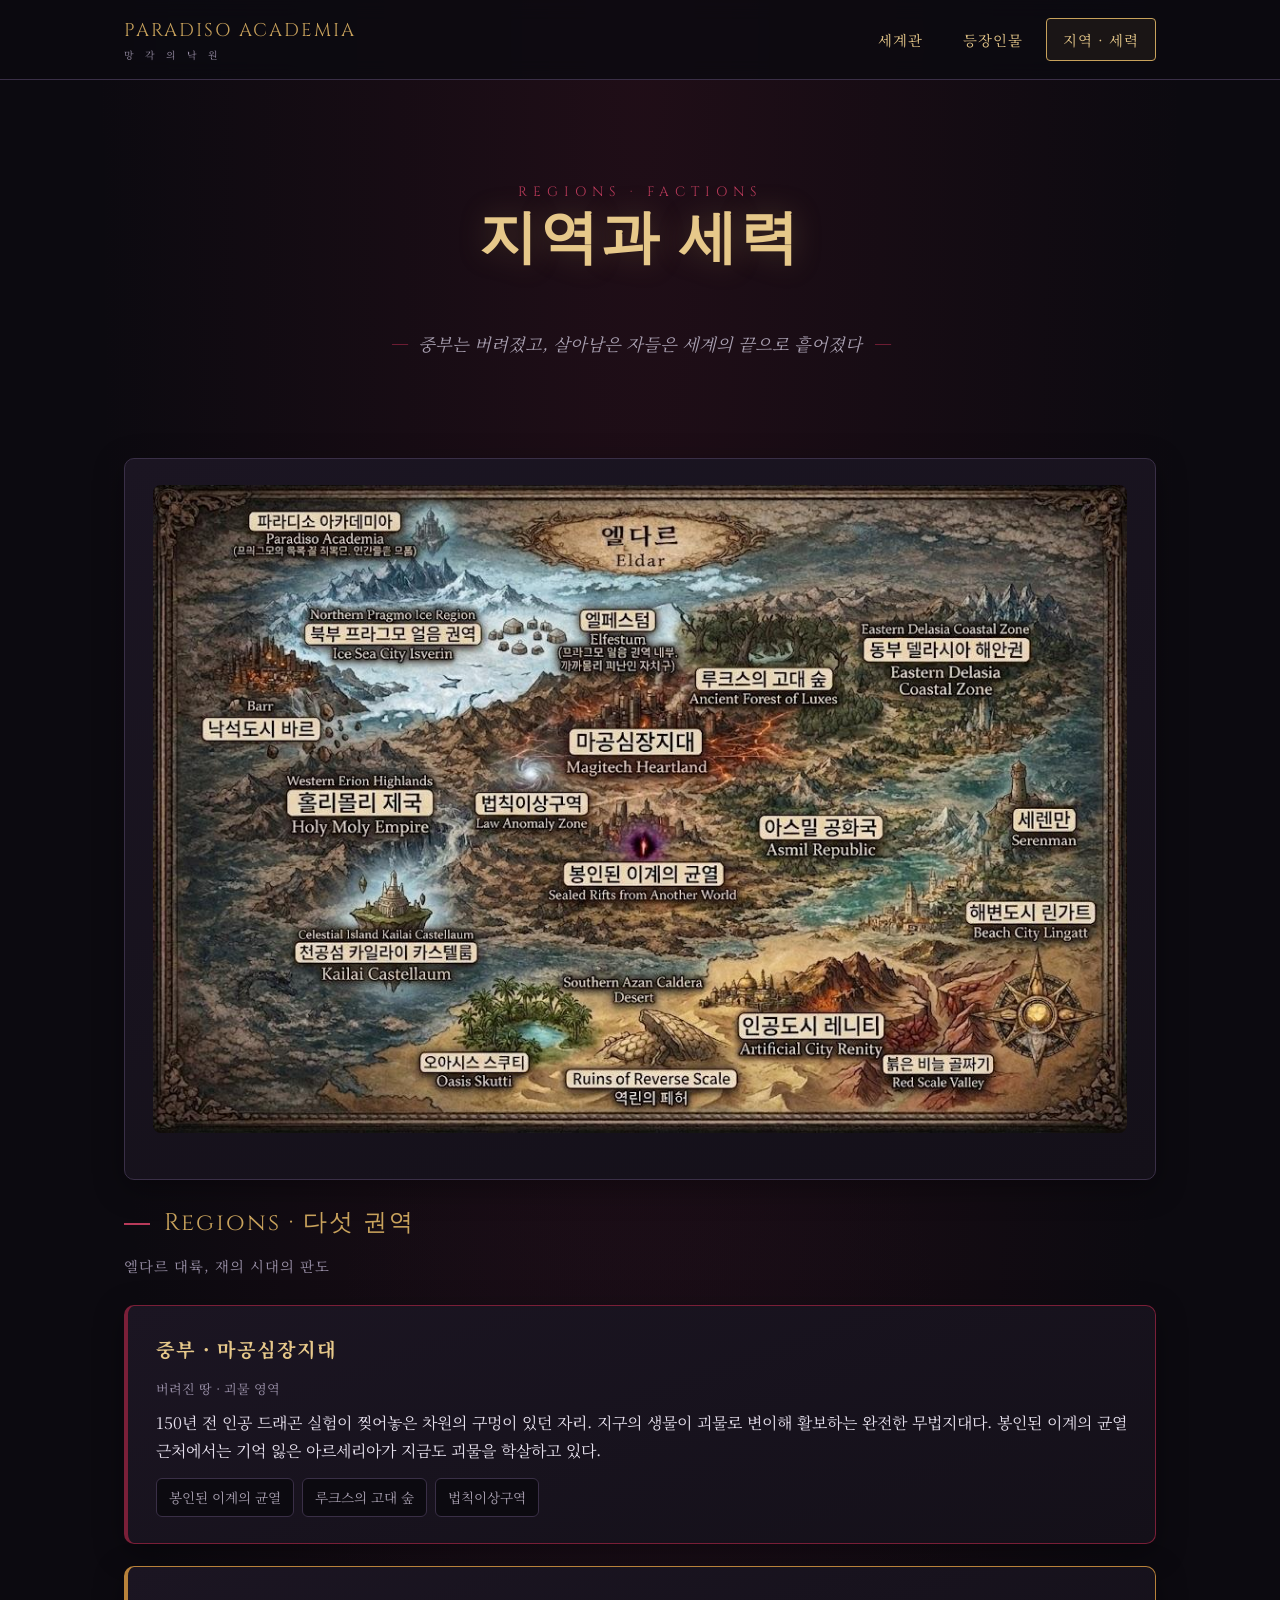
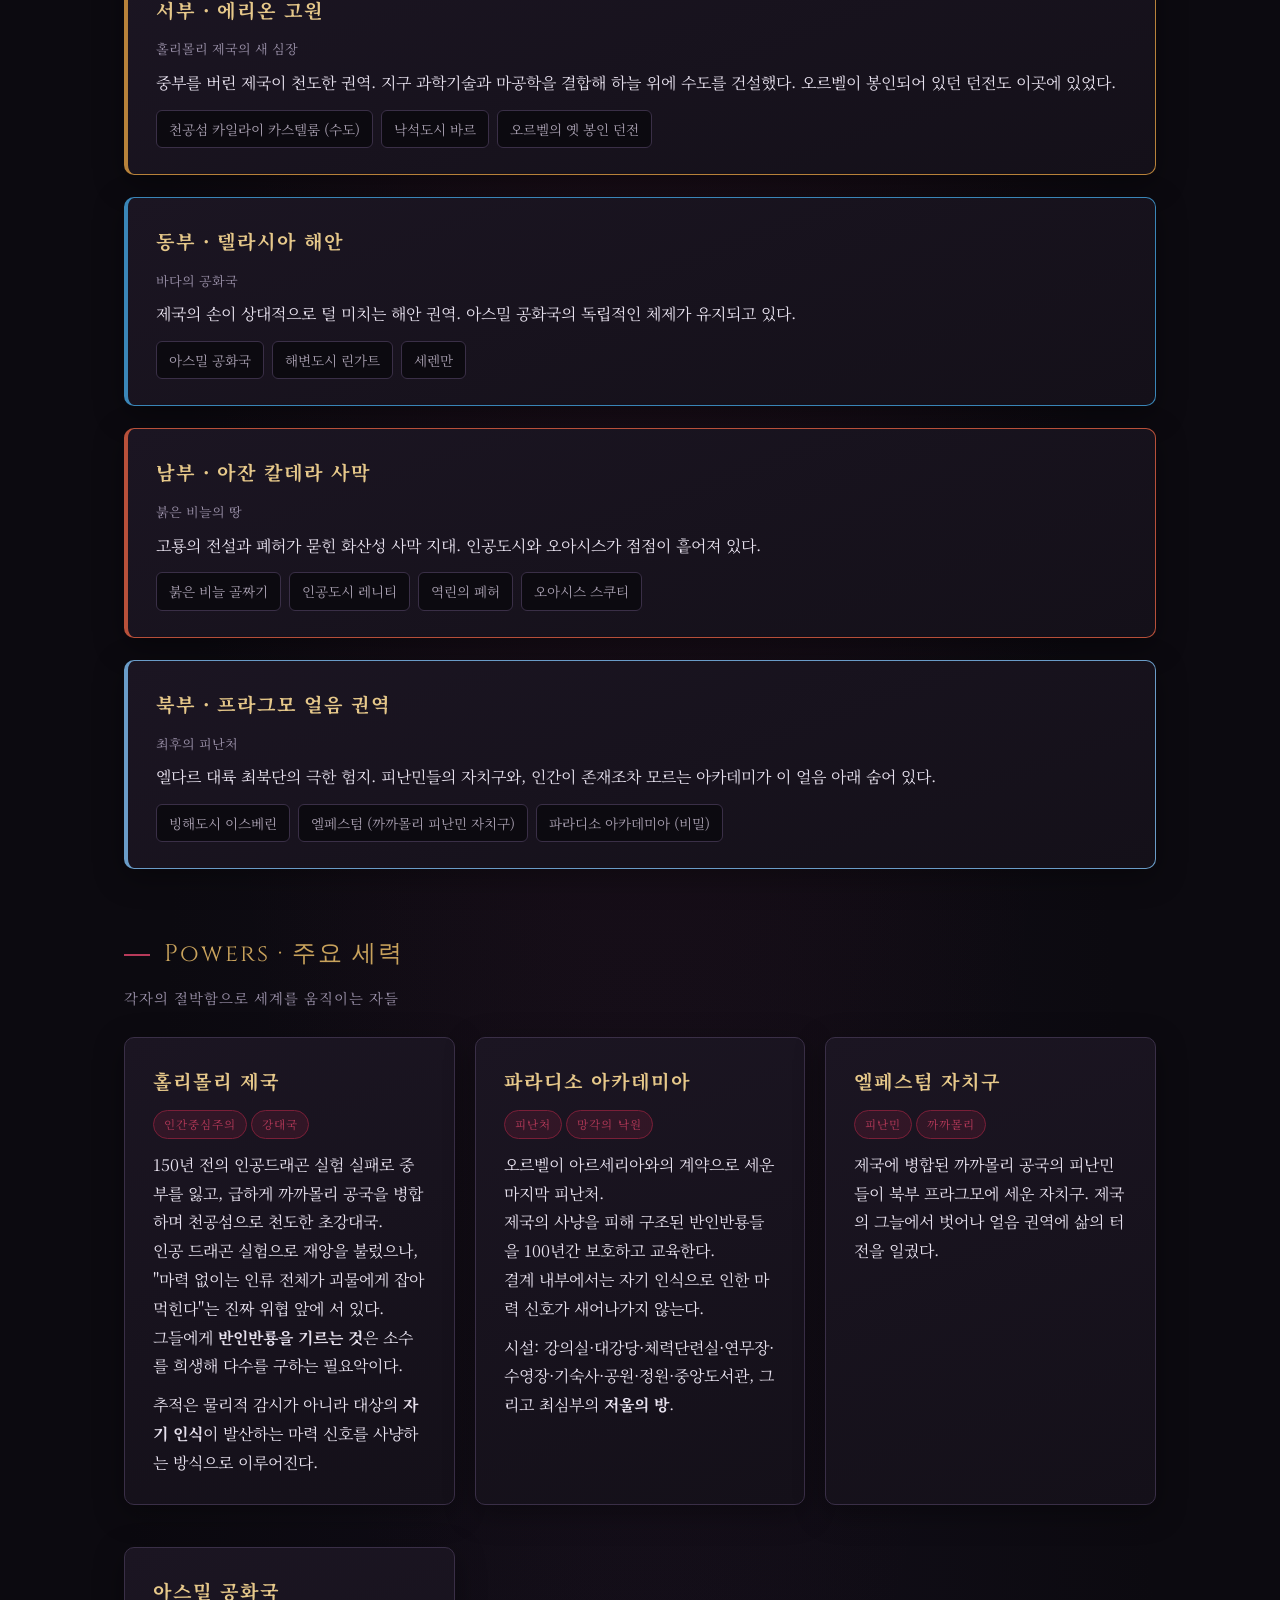
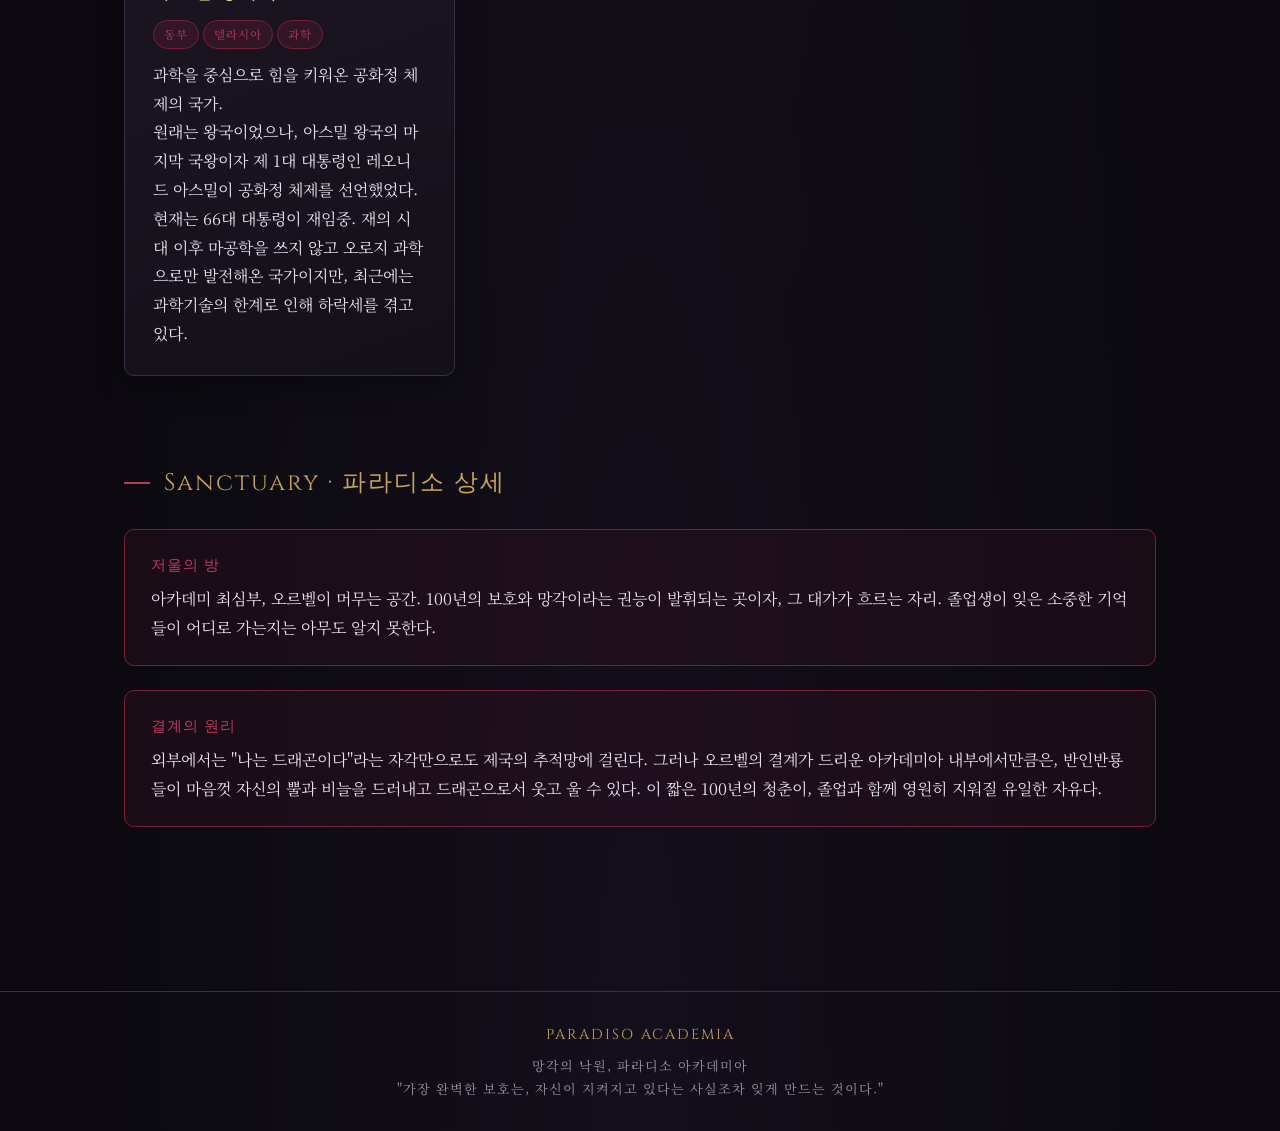
<file: factions.html>
<!DOCTYPE html>
<html lang="ko"><head><meta charset="UTF-8">
<meta name="viewport" content="width=device-width,initial-scale=1.0">
<title>지역과 세력 — 파라디소 아카데미아</title>
<link rel="stylesheet" href="style.css">
</head><body>
<header class="nav"><div class="nav-inner">
<div class="brand">PARADISO ACADEMIA<small>망 각 의 낙 원</small></div>
<nav class="menu">
<a href="index.html">세계관</a>
<a href="characters.html">등장인물</a>
<a href="factions.html" class="active">지역 · 세력</a>
</nav></div></header>

<div class="hero">
<div class="sub">REGIONS · FACTIONS</div>
<h1>지역과 세력</h1>
<div class="quote">중부는 버려졌고, 살아남은 자들은 세계의 끝으로 흩어졌다</div>
</div>
<main>

<section>
<div class="panel">
<img src="assets/images/MPAS.png">
</div>
<div class="sec-title">Regions · 다섯 권역</div>
<div class="sec-sub">엘다르 대륙, 재의 시대의 판도</div>
<div class="panel region center">
<h3>중부 · 마공심장지대</h3><div class="meta" style="color:var(--muted);font-size:.82rem;margin-bottom:8px;">버려진 땅 · 괴물 영역</div>
<p>150년 전 인공 드래곤 실험이 찢어놓은 차원의 구멍이 있던 자리. 지구의 생물이 괴물로 변이해 활보하는 완전한 무법지대다. 봉인된 이계의 균열 근처에서는 기억 잃은 아르세리아가 지금도 괴물을 학살하고 있다.</p><div class="places"><span class="place">봉인된 이계의 균열</span><span class="place">루크스의 고대 숲</span><span class="place">법칙이상구역</span></div></div><div class="panel region west">
<h3>서부 · 에리온 고원</h3><div class="meta" style="color:var(--muted);font-size:.82rem;margin-bottom:8px;">홀리몰리 제국의 새 심장</div>
<p>중부를 버린 제국이 천도한 권역. 지구 과학기술과 마공학을 결합해 하늘 위에 수도를 건설했다. 오르벨이 봉인되어 있던 던전도 이곳에 있었다.</p><div class="places"><span class="place">천공섬 카일라이 카스텔룸 (수도)</span><span class="place">낙석도시 바르</span><span class="place">오르벨의 옛 봉인 던전</span></div></div><div class="panel region east">
<h3>동부 · 델라시아 해안</h3><div class="meta" style="color:var(--muted);font-size:.82rem;margin-bottom:8px;">바다의 공화국</div>
<p>제국의 손이 상대적으로 덜 미치는 해안 권역. 아스밀 공화국의 독립적인 체제가 유지되고 있다.</p><div class="places"><span class="place">아스밀 공화국</span><span class="place">해변도시 린가트</span><span class="place">세렌만</span></div></div><div class="panel region south">
<h3>남부 · 아잔 칼데라 사막</h3><div class="meta" style="color:var(--muted);font-size:.82rem;margin-bottom:8px;">붉은 비늘의 땅</div>
<p>고룡의 전설과 폐허가 묻힌 화산성 사막 지대. 인공도시와 오아시스가 점점이 흩어져 있다.</p><div class="places"><span class="place">붉은 비늘 골짜기</span><span class="place">인공도시 레니티</span><span class="place">역린의 폐허</span><span class="place">오아시스 스쿠티</span></div></div><div class="panel region north">
<h3>북부 · 프라그모 얼음 권역</h3><div class="meta" style="color:var(--muted);font-size:.82rem;margin-bottom:8px;">최후의 피난처</div>
<p>엘다르 대륙 최북단의 극한 험지. 피난민들의 자치구와, 인간이 존재조차 모르는 아카데미가 이 얼음 아래 숨어 있다.</p><div class="places"><span class="place">빙해도시 이스베린</span><span class="place">엘페스텀 (까까몰리 피난민 자치구)</span><span class="place">파라디소 아카데미아 (비밀)</span></div></div>
</section>

<section>
<div class="sec-title">Powers · 주요 세력</div>
<div class="sec-sub">각자의 절박함으로 세계를 움직이는 자들</div>
<div class="grid">
<div class="panel"><h3>홀리몰리 제국</h3>
<p><span class="tag">인간중심주의</span><span class="tag">강대국</span></p>
<p>150년 전의 인공드래곤 실험 실패로 중부를 잃고, 급하게 까까몰리 공국을 병합하며 천공섬으로 천도한 초강대국. <br>인공 드래곤 실험으로 재앙을 불렀으나, "마력 없이는 인류 전체가 괴물에게 잡아먹힌다"는 진짜 위협 앞에 서 있다. <br>그들에게 <b>반인반룡을 기르는 것</b>은 소수를 희생해 다수를 구하는 필요악이다.</p>
<p>추적은 물리적 감시가 아니라 대상의 <b>자기 인식</b>이 발산하는 마력 신호를 사냥하는 방식으로 이루어진다.</p></div>

<div class="panel"><h3>파라디소 아카데미아</h3>
<p><span class="tag">피난처</span><span class="tag">망각의 낙원</span></p>
<p>오르벨이 아르세리아와의 계약으로 세운 마지막 피난처. <br>제국의 사냥을 피해 구조된 반인반룡들을 100년간 보호하고 교육한다. <br>결계 내부에서는 자기 인식으로 인한 마력 신호가 새어나가지 않는다.</p>
<p>시설: 강의실·대강당·체력단련실·연무장·수영장·기숙사·공원·정원·중앙도서관, 그리고 최심부의 <b>저울의 방</b>.</p></div>

<div class="panel"><h3>엘페스텀 자치구</h3>
<p><span class="tag">피난민</span><span class="tag">까까몰리</span></p>
<p>제국에 병합된 까까몰리 공국의 피난민들이 북부 프라그모에 세운 자치구. 제국의 그늘에서 벗어나 얼음 권역에 삶의 터전을 일궜다.</p></div>

<div class="panel"><h3>아스밀 공화국</h3>
<p><span class="tag">동부</span><span class="tag">델라시아</span><span class="tag">과학</span></p>
<p>과학을 중심으로 힘을 키워온 공화정 체제의 국가. <br>원래는 왕국이었으나, 아스밀 왕국의 마지막 국왕이자 제 1대 대통령인 레오니드 아스밀이 공화정 체제를 선언했었다. 현재는 66대 대통령이 재임중. 재의 시대 이후 마공학을 쓰지 않고 오로지 과학으로만 발전해온 국가이지만, 최근에는 과학기술의 한계로 인해 하락세를 겪고 있다.</p></div>
</div>
</section>

<section>
<div class="sec-title">Sanctuary · 파라디소 상세</div>
<div class="callout"><div class="k">저울의 방</div>
<p>아카데미 최심부, 오르벨이 머무는 공간. 100년의 보호와 망각이라는 권능이 발휘되는 곳이자, 그 대가가 흐르는 자리. 졸업생이 잊은 소중한 기억들이 어디로 가는지는 아무도 알지 못한다.</p></div>
<div class="callout"><div class="k">결계의 원리</div>
<p>외부에서는 "나는 드래곤이다"라는 자각만으로도 제국의 추적망에 걸린다. 그러나 오르벨의 결계가 드리운 아카데미아 내부에서만큼은, 반인반룡들이 마음껏 자신의 뿔과 비늘을 드러내고 드래곤으로서 웃고 울 수 있다. 이 짧은 100년의 청춘이, 졸업과 함께 영원히 지워질 유일한 자유다.</p></div>
</section>
</main>

<footer><div class="brand">PARADISO ACADEMIA</div>
망각의 낙원, 파라디소 아카데미아<br>
"가장 완벽한 보호는, 자신이 지켜지고 있다는 사실조차 잊게 만드는 것이다."
</footer>
<div id="place-modal" class="modal">
  <div class="modal-content">
    <span class="close-btn">&times;</span>
    <h3 id="modal-title">장소 이름</h3>
    <p id="modal-desc">장소 설명이 표시됩니다.</p>
  </div>
</div>

<script>
  const placeData = {
    "봉인된 이계의 균열": "150년 전 인공 드래곤 실험으로 찢어진 차원의 틈새. 쉴 새 없이 괴물이 쏟아져 나왔으나, 세 고룡의 희생으로 인해 봉인되었다. 봉인 덕분에 현재는 쏟아져 나오는 괴물의 수가 현저히 줄었다. 이 괴물들은 지구의 생물들이 이 세계로 넘어오며 마력에 의해 변이된 것이라는 소문이 있다.",
    "루크스의 고대 숲": "세 드래곤이 이계의 균열을 봉인한 흔적이 남은 숲. 숲 중앙에는 봉인의 촉매제인 [루크스의 거목]이 쓸쓸하게 자라나 있다.",
    "법칙이상구역": "중력, 시간, 공간 등 세계의 기본 법칙이 무작위로 왜곡되는 위험천만한 기현상 지역.",
    
    "천공섬 카일라이 카스텔룸 (수도)": "홀리몰리 제국이 마공학과 지구의 과학기술을 결합해 하늘 위로 띄워 올린 거대한 부유 도시. 현재는 제국의 수도이며, 제국의 상류층이 거주하는 곳이다. 부와 명예의 상징이자, 인간이 자신들의 책임으로부터 도망쳤다는 상징이기도 하다.",
    "낙석도시 바르": "원래는 까까몰리 공국의 수도였으나, 중부를 잃은 홀리몰리 제국이 까까몰리를 급히 병합하느 과정에서 대부분의 공국민들이 쫒겨났다. 현재는 제국의 주요 도시들 중 하나로, 대부분의 중산층~하층민들이 거주하는 곳이다. 그리폰과 비룡을 이용한 관광업과 항공무역이 발달한 곳이다.",
    "오르벨의 옛 봉인 던전": "과거 오르벨이 긴 잠에 빠져 있던 지하 깊은 곳의 고대 유적지.",
    
    "아스밀 공화국": "동부 델라시아 해안을 거점으로, 마공학 대신 순수 과학 기술을 기반으로 성장한 공화정 국가. 제국을 굉장히 적대시하는 나라이다.",
    "해변도시 린가트": "동부 최대의 무역항, 제국의 간섭이 적어 자유로운 분위기를 띠는 상업 도시. 이곳의 주민들은 드래곤들에게 갚을 수 없는 마음의 빚을 지고 있다.",
    "세렌만": "잔잔하고 붉은 석양으로 유명했던 바다. 세렌만을 관리하던 한 고룡이 사라진 후, 지구의 해양생물들이 엘다르로 넘어오며 변이한 초대형 해수(10~100m 크기)들이 늘어나기 시작하며 상선을 습격하는 일도 늘었다.",
    
    "붉은 비늘 골짜기": "고대의 화룡 그라이르가 사냥당한 곳. 그라이르의 시체 일부는 아직도 이곳에서 타오르고 있다.",
    "인공도시 레니티": "가혹한 사막 환경을 극복하기 위해 마공학으로 세워진 거대한 온실형 인공 거주 구역. 100년 전, 사막도시 샤라잔이 붕괴하며 대피한 모험가들이 세운 도시이다.",
    "역린의 폐허": "분노와 학살의 드래곤 [칼드라스]가 야만인 부락을 학살하며 생긴 해골들이 아직까지 타오르는 곳.",
    "오아시스 스쿠티": "남부 사막의 몇 없는 대형 자연 수원지로, 상단과 모험가들의 필수 경유지이다. 오아시스 스쿠티의 아래에는 벽과 요새의 드래곤 [아인크라드]가 잠들어 있다는 전설이 있다.",
    
    "빙해도시 이스베린": "두껍게 얼어붙은 바다 위에 세워진 북부 얼음 권역의 거점이다. 마공학 노예와 학자들이 뒤엉켜 살아가는 지옥같은 도시이다.",
    "엘페스텀 (까까몰리 피난민 자치구)": "홀리몰리 제국에 흡수된 까까몰리 공국의 유민들이 험난한 추위를 견디며 일군 자치 구역이다. 제국에 대한 민심이 굉장히 좋지 않으며, 제국이 보낸 첩자들이 단 한 명도 살아돌아오지 못한 곳이다.",
    "파라디소 아카데미아 (비밀)": "얼음 아래 깊은 곳, 오르벨의 결계로 숨겨진 반인반룡들의 마지막 피난처이자 배움터이다."
  };

  const modal = document.getElementById('place-modal');
  const modalTitle = document.getElementById('modal-title');
  const modalDesc = document.getElementById('modal-desc');
  const closeBtn = document.querySelector('.close-btn');

  // .place 클래스를 가진 모든 요소에 클릭 이벤트 설정
  document.querySelectorAll('.place').forEach(place => {
    place.addEventListener('click', function() {
      const placeName = this.textContent.trim();
      
      // 장소 이름과 매칭되는 데이터 입력
      modalTitle.textContent = placeName;
      modalDesc.textContent = placeData[placeName] || "상세 설명이 존재하지 않는 구역입니다.";
      
      // 모달 화면에 표시
      modal.style.display = 'flex';
    });
  });

  // 닫기(X) 버튼 클릭 시 닫힘
  closeBtn.addEventListener('click', () => {
    modal.style.display = 'none';
  });

  // 모달 바깥의 어두운 영역 클릭 시 닫힘
  window.addEventListener('click', (e) => {
    if (e.target === modal) {
      modal.style.display = 'none';
    }
  });
</script>
</body></html>
</file>
<file: style.css>
/* ===== 파라디소 아카데미아 공통 디자인 ===== */
@import url('https://fonts.googleapis.com/css2?family=Cinzel:wght@400;600;700&family=Noto+Serif+KR:wght@300;400;600;700&display=swap');

:root{
  --bg:#0c0a10;
  --bg2:#141019;
  --panel:#1b1522;
  --panel2:#221a2c;
  --wine:#7a1f38;
  --wine-l:#b83a5a;
  --gold:#c8a25c;
  --gold-l:#e6c88a;
  --ash:#a89fb0;
  --text:#e7e1ee;
  --muted:#9a90a8;
  --line:#3a2f47;
}
*{box-sizing:border-box;margin:0;padding:0;} 
body{
  font-family:'Noto Serif KR',serif;
  background:var(--bg);
  color:var(--text);
  line-height:1.8;
  background-image:radial-gradient(ellipse at top,rgba(122,31,56,.18),transparent 60%),
                   radial-gradient(ellipse at bottom,rgba(40,30,60,.25),transparent 60%);
  min-height:100vh;
}
a{color:var(--gold-l);text-decoration:none;transition:.25s;}
a:hover{color:#fff;}

/* ===== 네비게이션 ===== */
header.nav{
  position:sticky;top:0;z-index:50;
  backdrop-filter:blur(10px);
  background:rgba(12,10,16,.82);
  border-bottom:1px solid var(--line);
}
.nav-inner{
  max-width:1080px;margin:0 auto;padding:14px 24px;
  display:flex;align-items:center;justify-content:space-between;flex-wrap:wrap;gap:10px;
}
.brand{font-family:'Cinzel',serif;font-size:1.15rem;letter-spacing:2px;color:var(--gold);}
.brand small{display:block;font-family:'Noto Serif KR';font-size:.62rem;letter-spacing:4px;color:var(--muted);}
nav.menu{display:flex;gap:6px;flex-wrap:wrap;}
nav.menu a{
  padding:8px 16px;border-radius:4px;font-size:.9rem;letter-spacing:1px;
  border:1px solid transparent;
}
nav.menu a:hover{border-color:var(--line);background:var(--panel);}
nav.menu a.active{color:var(--gold-l);border-color:var(--gold);background:rgba(200,162,92,.08);}


.hero{
  max-width:1080px;margin:0 auto;padding:90px 24px 60px;text-align:center;
}
.hero h1{
  font-family:'Cinzel',serif;font-size:clamp(2rem,6vw,3.6rem);
  letter-spacing:3px;color:var(--gold-l);line-height:1.25;
  text-shadow:0 0 30px rgba(200,162,92,.25);
}
.hero .sub{color:var(--wine-l);letter-spacing:6px;font-family:'Cinzel';font-size:.85rem;margin-top:10px;}
.hero .quote{
  margin:34px auto 0;max-width:680px;font-style:italic;color:var(--ash);
  font-size:1.08rem;position:relative;padding:18px 0;
}
.hero .quote::before,.hero .quote::after{content:'—';color:var(--wine);margin:0 10px;}

/* ===== 레이아웃 ===== */
main{max-width:1080px;margin:0 auto;padding:20px 24px 100px;}
section{margin-bottom:64px;}
.sec-title{
  font-family:'Cinzel',serif;font-size:1.5rem;color:var(--gold);
  letter-spacing:2px;margin-bottom:8px;display:flex;align-items:center;gap:14px;
}
.sec-title::before{content:'';width:26px;height:2px;background:var(--wine-l);}
.sec-sub{color:var(--muted);font-size:.9rem;letter-spacing:1px;margin-bottom:26px;}


.panel{
  background:linear-gradient(160deg,var(--panel),var(--bg2));
  border:1px solid var(--line);border-radius:10px;padding:26px 28px;
  margin-bottom:22px;box-shadow:0 8px 30px rgba(0,0,0,.35);
}
.panel h3{color:var(--gold-l);font-size:1.2rem;letter-spacing:1px;margin-bottom:10px;}
.panel p{color:var(--text);margin-bottom:10px;}
.panel p:last-child{margin-bottom:0;}
.tag{
  display:inline-block;font-size:.72rem;letter-spacing:1px;padding:3px 10px;border-radius:20px;
  background:rgba(122,31,56,.25);border:1px solid var(--wine);color:var(--wine-l);margin:2px 4px 2px 0;
}
.grid{display:grid;grid-template-columns:repeat(auto-fill,minmax(280px,1fr));gap:20px;}

/* ===== 타임라인 ===== */
.timeline{position:relative;margin-left:12px;padding-left:28px;border-left:2px solid var(--line);}
.tl-item{position:relative;margin-bottom:30px;}
.tl-item::before{
  content:'';position:absolute;left:-37px;top:6px;width:14px;height:14px;border-radius:50%;
  background:var(--wine);box-shadow:0 0 0 4px rgba(122,31,56,.25);
}
.tl-item.now::before{background:var(--gold);box-shadow:0 0 0 4px rgba(200,162,92,.3),0 0 18px var(--gold);}
.tl-era{font-family:'Cinzel';color:var(--gold-l);letter-spacing:1px;font-size:1.05rem;}
.tl-when{color:var(--wine-l);font-size:.8rem;letter-spacing:1px;margin-bottom:4px;}
.tl-item p{color:var(--ash);font-size:.95rem;}


.char{
  background:linear-gradient(165deg,var(--panel2),var(--bg2));
  border:1px solid var(--line);border-radius:10px;overflow:hidden;
  transition:.3s;position:relative;
}
.char:hover{transform:translateY(-5px);border-color:var(--gold);box-shadow:0 14px 34px rgba(0,0,0,.5);}
.char .cap{padding:18px 20px;}
.char .avatar{
    width:100%;
    aspect-ratio:1/1;
    overflow:hidden;
    background:#120e18;
}

.char .avatar img{
    width:100%;
    height:100%;
    display:block;
    object-fit:cover;
    object-position:center top;
}
.char h4{font-size:1.15rem;color:var(--gold-l);letter-spacing:1px;margin-bottom:2px;}
.char .meta{color:var(--muted);font-size:.8rem;margin-bottom:10px;}
.char .desc{color:var(--ash);font-size:.9rem;margin-bottom:12px;}
.char .line{
  font-style:italic;color:var(--text);font-size:.86rem;
  border-left:3px solid var(--wine);padding:6px 0 6px 12px;background:rgba(122,31,56,.08);
}
.role-head{
  font-family:'Cinzel';color:var(--wine-l);letter-spacing:2px;font-size:1.1rem;
  margin:44px 0 18px;padding-bottom:8px;border-bottom:1px solid var(--line);
}


.toggle-past-btn {
  background-color: transparent;
  border: 1px solid var(--line);
  color: var(--muted);
  padding: 6px 12px;
  margin-top: 12px;
  cursor: pointer;
  border-radius: 4px;
  font-size: 0.8rem;
  font-family: inherit;
  letter-spacing: 1px;
  transition: .25s;
  display: inline-block;
}

.toggle-past-btn:hover {
  background-color: var(--panel);
  color: var(--gold-l);
  border-color: var(--gold);
}

.past-wrapper{
    display:none;
    margin-top:12px;
}

.past-wrapper.open{
    display:block;
}

.past-content {
  overflow: hidden;
}

.past-content p {
  margin: 0;
  padding: 12px;
  background: rgba(12, 10, 16, 0.5); 
  border-left: 2px solid var(--wine-l);
  border-radius: 0 4px 4px 0;
  color: var(--ash);
  font-size: 0.85rem;
  line-height: 1.6;
}


.region{border-left:4px solid var(--wine);}
.region.west{border-color:#b8823a;}
.region.east{border-color:#3a86b8;}
.region.south{border-color:#b8503a;}
.region.north{border-color:#6a9cc8;}
.region.center{border-color:#7a1f38;}
.places{display:flex;flex-wrap:wrap;gap:8px;margin-top:12px;}
.place{background:var(--bg);border:1px solid var(--line);border-radius:6px;padding:6px 12px;font-size:.85rem;color:var(--ash);}


.callout{
  background:rgba(122,31,56,.12);border:1px solid var(--wine);border-radius:10px;
  padding:22px 26px;margin:24px 0;
}
.callout .k{font-family:'Cinzel';color:var(--wine-l);letter-spacing:1px;font-size:.95rem;margin-bottom:6px;}
.theme-quote{
  text-align:center;font-family:'Noto Serif KR';font-style:italic;font-size:1.3rem;
  color:var(--gold-l);padding:40px 20px;line-height:1.7;
}


footer{
  border-top:1px solid var(--line);text-align:center;padding:30px 20px;
  color:var(--muted);font-size:.82rem;letter-spacing:1px;
}
footer .brand{font-size:.9rem;margin-bottom:6px;}

ul.curric{list-style:none;}
ul.curric li{padding:10px 0;border-bottom:1px dashed var(--line);color:var(--ash);}
ul.curric li:last-child{border:none;}
ul.curric li b{color:var(--gold-l);font-family:'Cinzel';letter-spacing:1px;margin-right:10px;}
@media(max-width:600px){.hero{padding-top:56px;}nav.menu a{padding:6px 10px;font-size:.8rem;}}
.panel img{
    width:100%;
    max-width:100%;
    height:auto;
    display:block;
    margin:0 auto 20px;
    border-radius:8px;
}

style.css 파일이 따로 있었군요! 제공해주신 CSS 코드를 보니 사이트 전체적으로 통일된 색상 변수(--bg, --panel, --gold-l 등)를 아주 잘 활용하고 계십니다.

그렇다면 팝업창도 이 세계관의 분위기와 기존 테마 색상에 완벽하게 녹아들도록 설정하는 것이 좋겠습니다. 파일을 나누어 적용하는 방법을 정리해 드릴게요.

1. style.css 파일에 추가할 내용
기존 style.css 파일의 맨 아래에 다음 코드를 그대로 복사해서 붙여넣으세요. 기존 테마에서 사용 중인 변수(var(--panel), var(--gold-l) 등)를 적용하여 이질감이 없도록 맞췄습니다.

CSS
/* ===== 장소 팝업(모달) 스타일 ===== */

/* 기존 .place 스타일에 마우스 오버 효과 추가 (클릭 가능하다는 시각적 힌트) */
.place {
  cursor: pointer;
  transition: all 0.2s ease;
}
.place:hover {
  background-color: var(--line);
  color: var(--text);
  transform: translateY(-2px);
  box-shadow: 0 4px 6px rgba(0,0,0,0.3);
}

/* 모달 전체 배경 */
.modal {
  display: none; /* JavaScript로 제어하기 전까지 숨김 */
  position: fixed;
  z-index: 1000;
  left: 0;
  top: 0;
  width: 100%;
  height: 100%;
  background-color: rgba(12, 10, 16, 0.85); /* var(--bg) 톤에 맞춘 반투명 배경 */
  align-items: center;
  justify-content: center;
}

/* 모달 컨텐츠 박스 (기존 panel 디자인 차용) */
.modal-content {
  background: linear-gradient(160deg, var(--panel), var(--bg2));
  color: var(--text);
  padding: 30px 28px;
  border-radius: 10px;
  width: 90%;
  max-width: 450px;
  position: relative;
  box-shadow: 0 10px 30px rgba(0,0,0,0.8);
  border: 1px solid var(--line);
  line-height: 1.6;
}

.modal-content h3 {
  margin-top: 0;
  margin-bottom: 15px;
  color: var(--gold-l);
  font-size: 1.3rem;
  letter-spacing: 1px;
  border-bottom: 1px dashed var(--line);
  padding-bottom: 12px;
}

.modal-content p {
  color: var(--ash);
  font-size: 0.95rem;
  margin: 0;
}

/* 닫기 버튼 */
.close-btn {
  position: absolute;
  top: 18px;
  right: 22px;
  font-size: 26px;
  font-weight: bold;
  color: var(--muted);
  cursor: pointer;
  transition: color 0.2s;
}

.close-btn:hover {
  color: var(--wine-l); /* 포인트 컬러 활용 */
}
</file>
